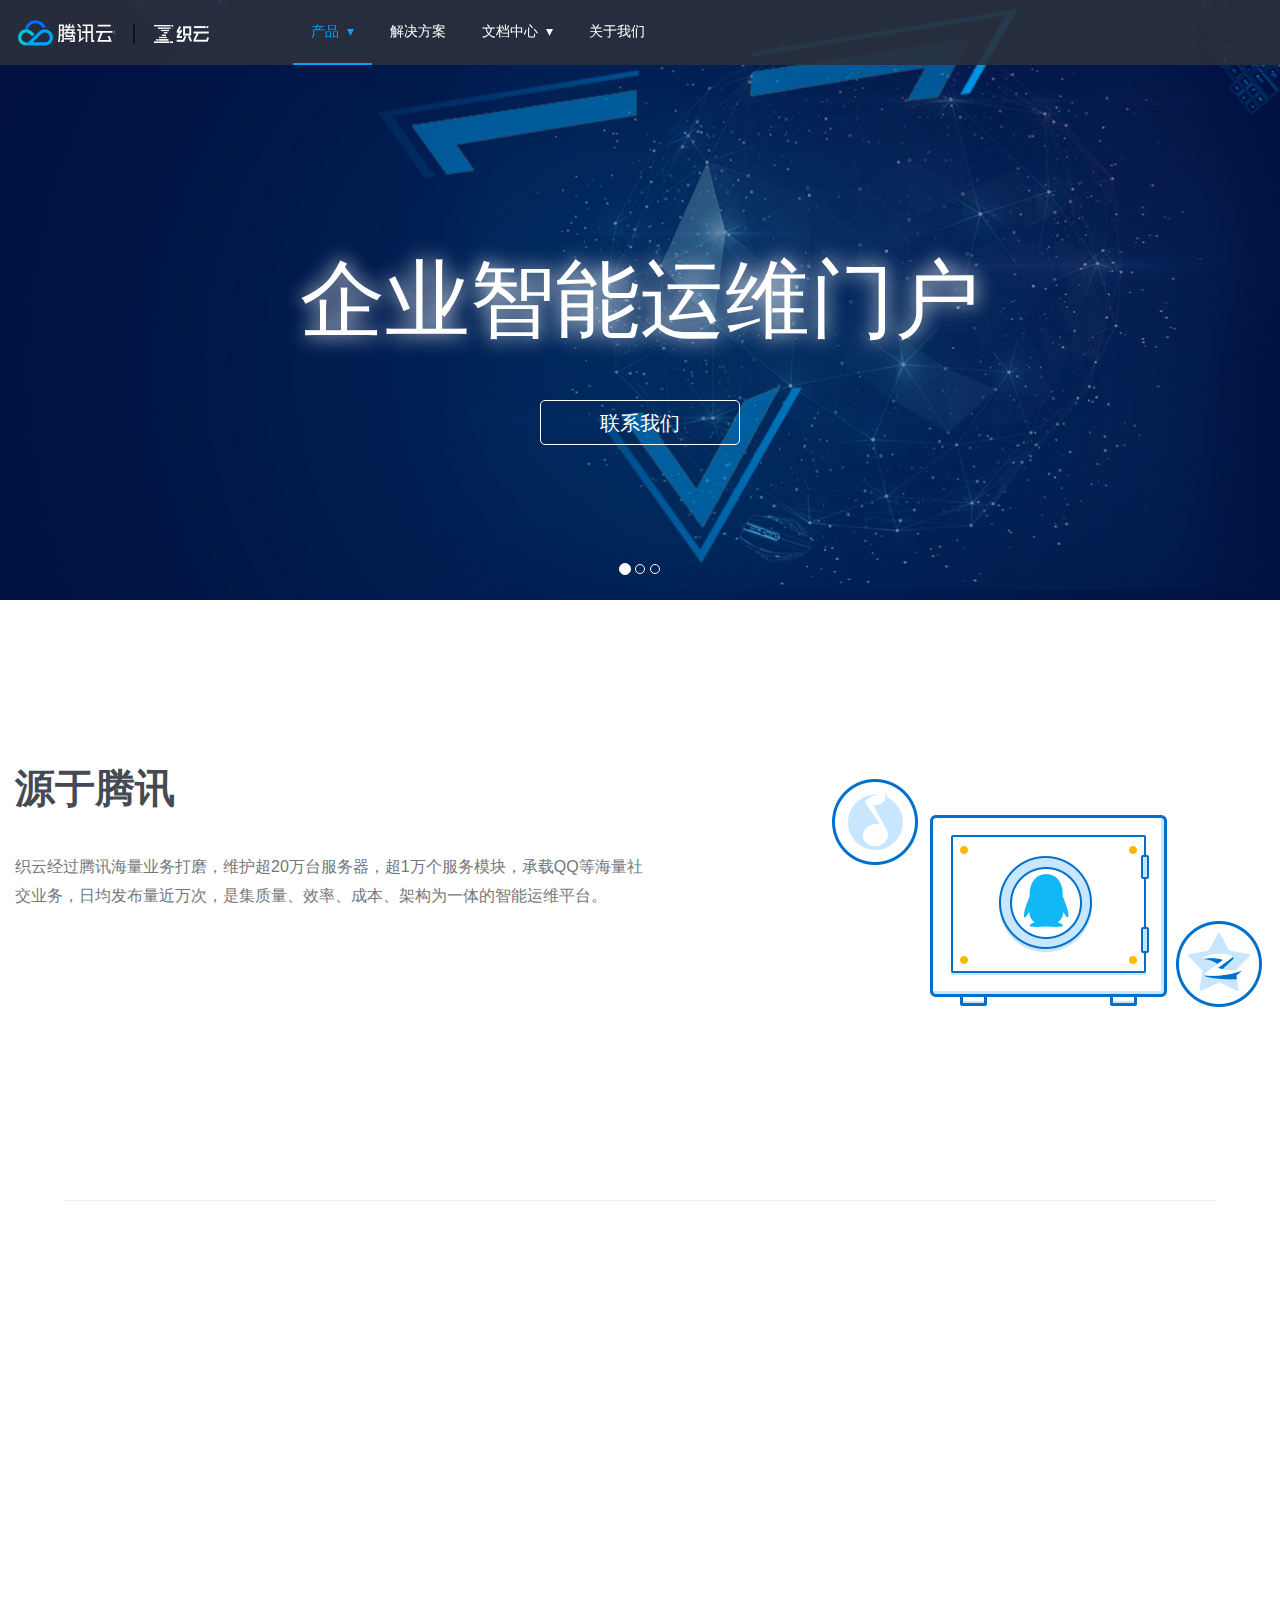
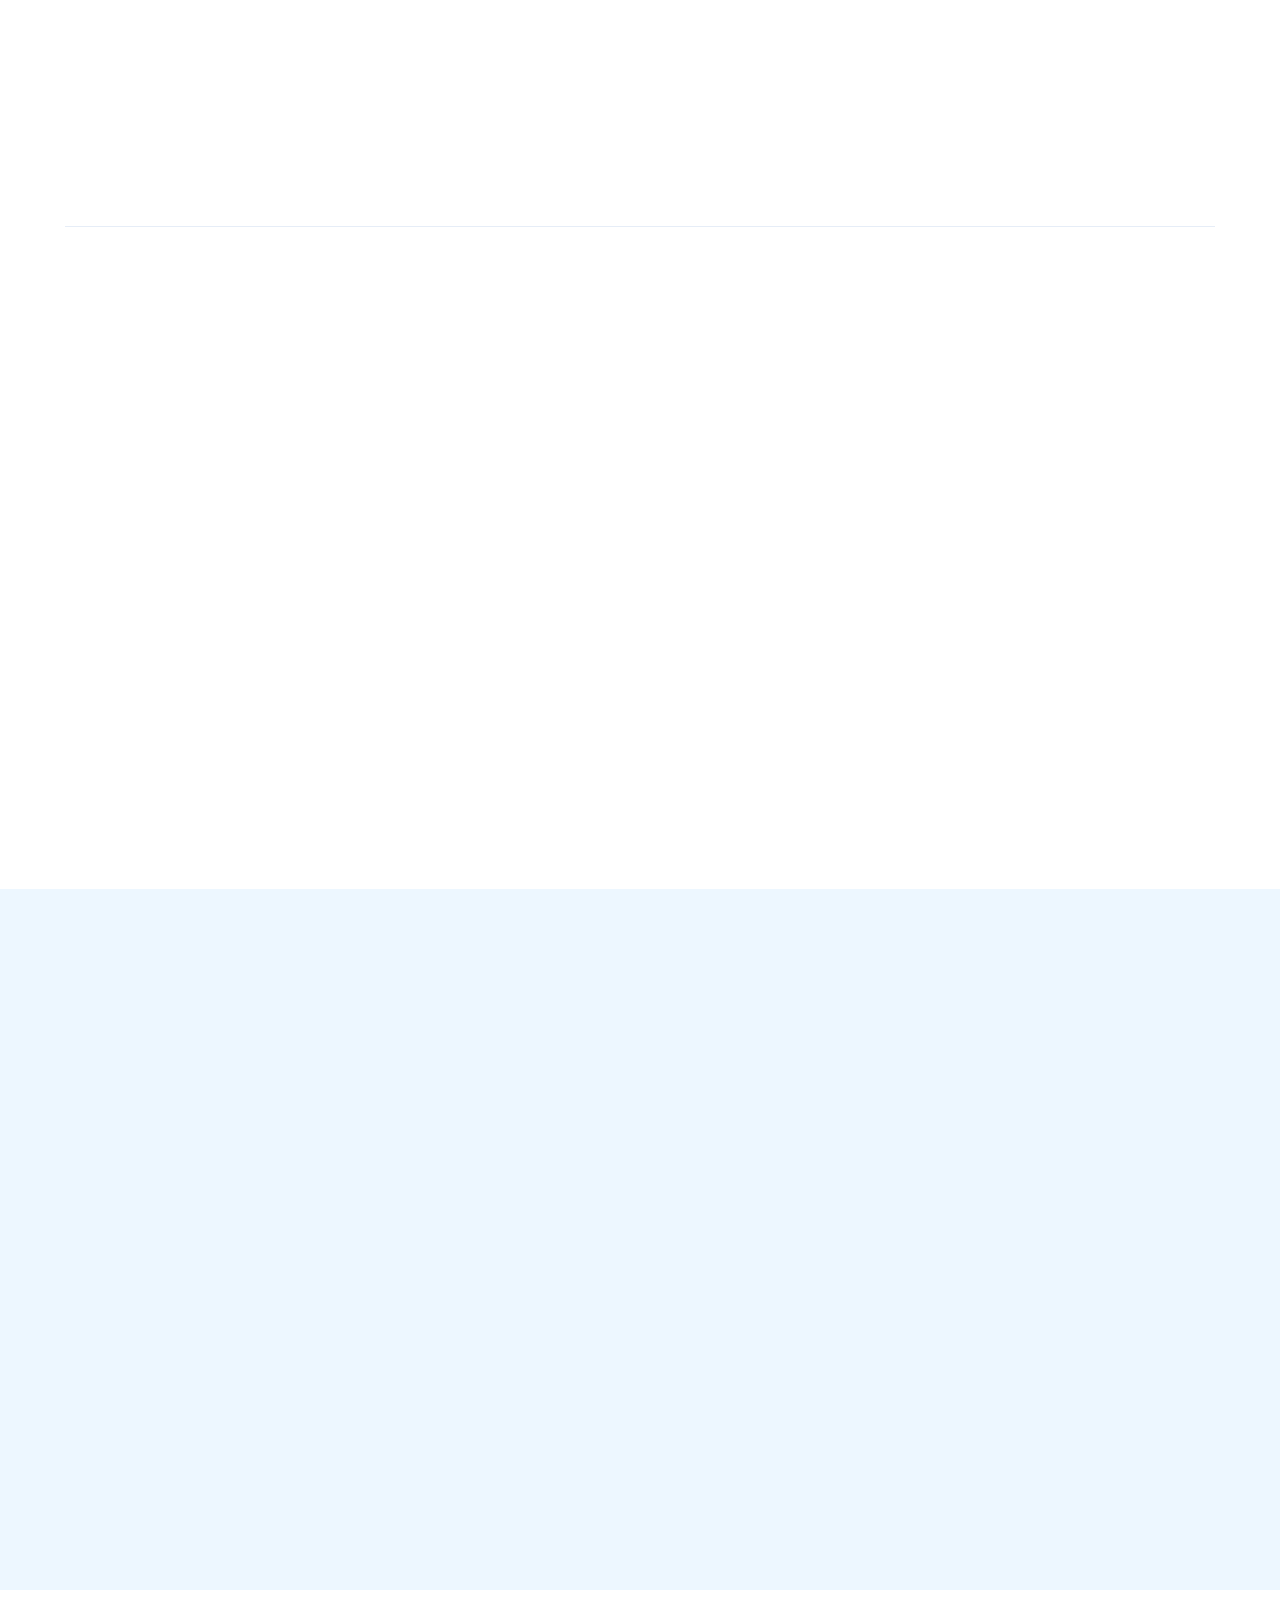
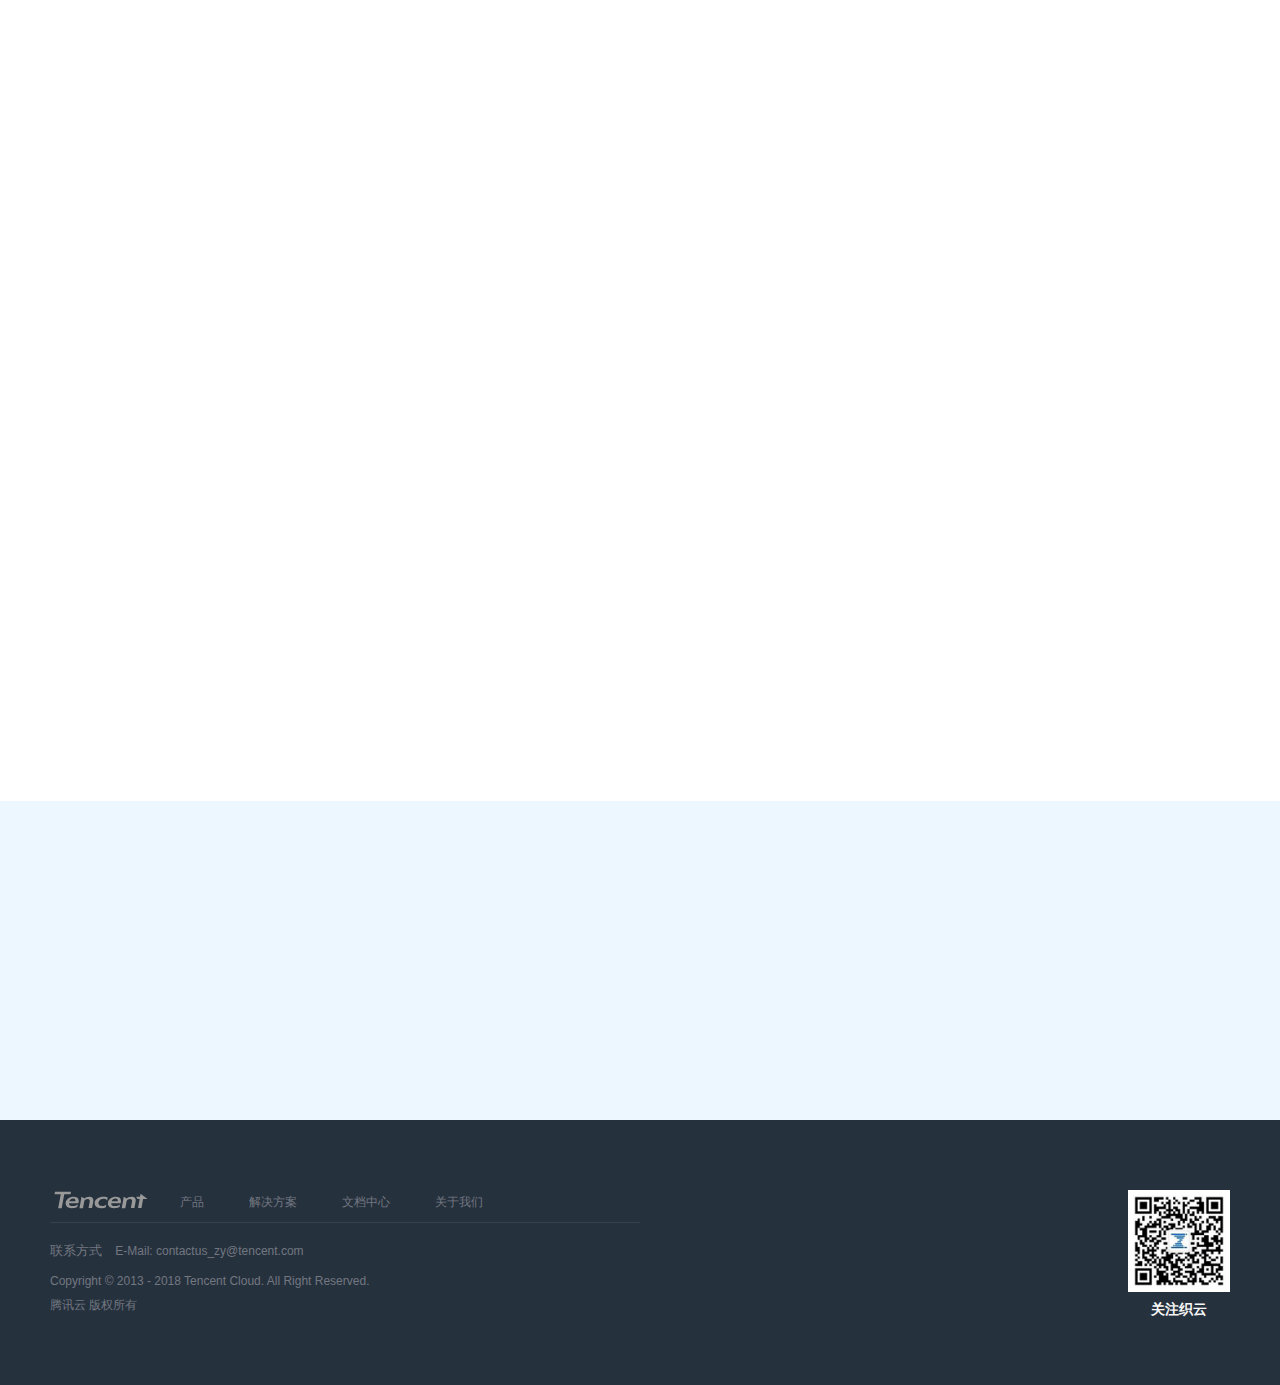
<file: index.html>
<!DOCTYPE html>
<html lang="en">

<head>
    <meta charset="UTF-8">
    <meta name="viewport" content="width=device-width, initial-scale=1, maximum-scale=1, minimum-scale=1, user-scalable=no">
    <meta content="yes" name="apple-mobile-web-app-capable">
    <meta content="yes" name="apple-touch-fullscreen">
    <meta content="telephone=no,email=no" name="format-detection">
    <title>织云</title>
    <meta name="keywords" content="织云,监控,运维,互联网">
    <meta name="description" content="织云,监控,运维,互联网">
    <script>
        (function flexible(window, document) {
            var docEl = document.documentElement;
            var tid;
            var dpr = window.devicePixelRatio || 1;
            docEl.setAttribute("data-dpr", dpr);

            function setRemUnit() {
                var width = docEl.getBoundingClientRect().width;
                if (width > 750) { // 设计稿的宽度是750px
                    docEl.style.fontSize = 100 + 'px';
                }
                else {
                    var rem = width / 7.5;
                    docEl.style.fontSize = rem + 'px';
                }
            }

            setRemUnit();

            window.addEventListener('resize', function () {
                clearTimeout(tid);
                tid = setTimeout(setRemUnit, 200);
            }, false);
            window.addEventListener('pageshow', function (e) {
                if (e.persisted) {
                    clearTimeout(tid);
                    tid = setTimeout(setRemUnit, 200);
                }
            }, false);
        }(window, document));
    </script>
<link rel="shortcut icon" href="/favicon.ico"><link href="/index.50922793.css" rel="stylesheet"></head>

<body>
    <div class="header">
        <div class="wraper">
            <a href="https://cloud.tencent.com/" target="_blank">
                <div class="logo-first"></div>
            </a>

            <div class="gutter"></div>
            <a href="/">
                <div class="logo-second"></div>
            </a>

            <nav>
                <div class="nav-mobile"><a class="nav-toggle" href="javascript:;"><span></span></a></div>
                <ul class="nav-list">
                    <li class="active">
                        <a href="javascript:;">产品</a>
                        <ul class="nav-dropdown">
                            <li class="active">
                                <a href="/index.html">企业版</a>
                            </li>
                            <li>
                                <a href="/indexlite.html">社区版（Lite）</a>
                            </li>
                            <li>
                                <a href="/indexmetis.html">Metis</a>
                            </li>
                        </ul>
                    </li>
                    <li>
                        <a href="/userlist.html">解决方案</a>
                    </li>
                    <li>
                        <a href="javascript:;">文档中心</a>
                        <ul class="nav-dropdown">
                            <li>
                                <a href="https://cloud.tencent.com/document/product/609" target="_blank">企业版</a>
                            </li>
                            <li>
                                <a href="http://bbs.coc.tencent.com/forum.php?mod=forumdisplay&fid=36" target="_blank">社区版（Lite）</a>
                            </li>
                        </ul>
                    </li>
                    <li>
                        <a href="/about.html">关于我们</a>
                    </li>
                </ul>
                <div class="nav-line"></div>
            </nav>
        </div>
    </div>
    <div class="container">
        <div id="carousel-example-generic" class="carousel slide" data-ride="carousel">
            <ol class="carousel-indicators">
                <li data-target="#carousel-example-generic" data-slide-to="0" class="active"></li>
                <li data-target="#carousel-example-generic" data-slide-to="1"></li>
                <li data-target="#carousel-example-generic" data-slide-to="2"></li>
            </ol>
            <div class="carousel-inner" role="listbox">
                <div class="item active">
                    <a href="/index.html">
                        <div class="item-image">
                            <p class="item-title">企业智能运维门户</p>
                            <object><a href="/about.html#contact" class="item-btn">联系我们</a></object>
                        </div>
                    </a>
                </div>
                <div class="item">
                    <a href="/indexlite.html">
                        <div class="item-image">
                            <div class="item-title">
                                <p>织云Lite全新发布</p>
                                <p class="title-note">极&nbsp;&nbsp;致&nbsp;&nbsp;简&nbsp;&nbsp;约，&nbsp;&nbsp;让&nbsp;&nbsp;运&nbsp;&nbsp;维&nbsp;&nbsp;变&nbsp;&nbsp;得&nbsp;&nbsp;简&nbsp;&nbsp;单</p>
                                </p>
                                <object><a href="http://bbs.coc.tencent.com/forum.php?mod=viewthread&tid=50" target="_bank" class="item-btn">立即下载</a></object>
                            </div>
                        </div>
                    </a>
                </div>
                <div class="item">
                    <a href="/indexmetis.html">
                        <div class="item-image image2">
                            <div class="item-title">
                                <p>Metis全新发布</p>
                                <p class="title-note">织云AIOps体系,智能运维应用实践</p>
                                </p>
                                <object><a href="https://wj.qq.com/s/2024612/b6d1" target="_bank" class="item-btn">联系体验</a></object>
                            </div>
                        </div>
                    </a>
                </div>
                <a class="left carousel-control" href="#carousel-example-generic" role="button" data-slide="prev">
                    <span class="glyphicon glyphicon-chevron-left" aria-hidden="true">‹</span>
                </a>
                <a class="right carousel-control" href="#carousel-example-generic" role="button" data-slide="next">
                    <span class="glyphicon glyphicon-chevron-right" aria-hidden="true">›</span>
                </a>
            </div>
        </div>
        <div class="list-tp">
            <div class="max-width-pc">
                <div class="list-tp-item">
                    <div class="item-image fade-animate-x-left"></div>
                    <div class="item-title fade-animate-x-right">源于腾讯</div>
                    <div class="item-text fade-animate-x-right">
                        织云经过腾讯海量业务打磨，维护超20万台服务器，超1万个服务模块，承载QQ等海量社交业务，日均发布量近万次，是集质量、效率、成本、架构为一体的智能运维平台。
                    </div>
                    <ul class="describe-list fade-animate-x-right">
                        <li>
                            <p>
                                <span class="number">10</span>
                                <span class="describe">年</span>
                            </p>

                            <p class="instructions">运维技术积淀</p>

                            <div class="gutter"></div>
                        </li>
                        <li>
                            <p>
                                <span class="number">20W</span>
                                <span class="describe big">+</span>
                            </p>

                            <p class="instructions">维护节点数</p>

                            <div class="gutter"></div>
                        </li>
                        <li>
                            <p>
                                <span class="number">10000</span>
                                <span class="describe big">+</span>
                            </p>

                            <p class="instructions">承载服务量</p>
                        </li>
                    </ul>
                </div>
                <div class="list-tp-item">
                    <div class="item-image image2 fade-animate-x-right"></div>
                    <div class="item-title fade-animate-x-left">开箱即用</div>
                    <div class="item-text fade-animate-x-left">
                        织云CMDB支持多种数据模型，应用非标准规范的实现，无缝对接DevOps能力。同时，织云具有灵活的工具编排，丰富的API接口，且支持多云管理与独立交付，助力企业轻松快速搭建一体化运维平台。
                    </div>
                    <ul class="describe-list fade-animate-x-left">
                        <li>
                            <p>
                                <span class="number">高效</span>
                            </p>

                            <p class="instructions">自动化运维</p>

                            <div class="gutter"></div>
                        </li>
                        <li>
                            <p>
                                <span class="number">质量</span>
                            </p>

                            <p class="instructions">立体化监控</p>

                            <div class="gutter"></div>
                        </li>
                        <li>
                            <p>
                                <span class="number">智能</span>
                            </p>

                            <p class="instructions">大数据与AI</p>
                        </li>
                    </ul>
                </div>
                <div class="list-tp-item">
                    <div class="item-image image3 fade-animate-x-left"></div>
                    <div class="item-title fade-animate-x-right">经验传承</div>
                    <div class="item-text fade-animate-x-right">
                        织云顾问团队源自腾讯内部资深开发、运维专家，为企业客户提供运维与DevOps领域的方案咨询、技术培训及发展规划，与您共享腾讯最尖端的运维技术。
                    </div>
                    <ul class="describe-list fade-animate-x-right">
                        <li>
                            <p>
                                <span class="number">专业</span>
                            </p>

                            <p class="instructions">企业定制</p>

                            <div class="gutter"></div>
                        </li>
                        <li>
                            <p>
                                <span class="number">持续</span>
                            </p>

                            <p class="instructions">赋能客户</p>

                            <div class="gutter"></div>
                        </li>
                        <li>
                            <p>
                                <span class="number">可靠</span>
                            </p>

                            <p class="instructions">7x24服务</p>
                        </li>
                    </ul>
                </div>
            </div>
        </div>
        <div class="big-title fade-animate-y">核心能力</div>
        <div class="list-tp1 fade-animate-y">
            <div class="max-width-pc">
                <div class="list-tp1-item">
                    <div class="item-image-background"></div>
                    <div class="item-image"></div>
                    <div class="item-line"></div>
                    <div class="item-title">一体化平台</div>
                    <div class="item-text">
                        提供混合云架构、多云架构、多IDC架构资源统一CMDB管理，三层业务管理模型实现从业务到功能的分层权限管控。
                    </div>
                </div>
                <div class="list-tp1-item">
                    <div class="item-image-background"></div>
                    <div class="item-image image2"></div>
                    <div class="item-line"></div>
                    <div class="item-title">自动化运维</div>
                    <div class="item-text">
                        使用CDN/P2P技术实现批量发布和整机扩容，配合场景化工具、批量操作工具可支持海量业务运维。
                    </div>
                </div>
                <div class="list-tp1-item">
                    <div class="item-image-background"></div>
                    <div class="item-image image3"></div>
                    <div class="item-line"></div>
                    <div class="item-title">立体化监控</div>
                    <div class="item-text">
                        包含设备性能、服务健康、业务容量、用户舆情的产品服务全过程监控体系，并共享腾讯SNG 内130W+特性样本训练出的AI模型，实现智能监控。
                    </div>
                </div>
                <div class="list-tp1-item">
                    <div class="item-image-background"></div>
                    <div class="item-image image4"></div>

                    <div class="item-line"></div>
                    <div class="item-title">个性定制 （开放融合）</div>
                    <div class="item-text">
                        织云开放API实现与第三方软件/系统对接，满足企业定制化需求。
                    </div>
                </div>
            </div>
        </div>
        <div class="accordion">
            <div class="max-width-pc">
                <div class="accordion-title fade-animate-y">应用场景</div>
                <ul class="fade-animate-y">
                    <li class="accordion-item active">
                        <a>业务规划与发布</a>

                        <div class="item-content">
                            <div class="content-text">
                                <p>对于用户在业务规划与发布方面的需求，我们提供了 <strong>标准化运维</strong> 的解决方案。</p>
                                <p>织云精简运维对象，抽象出业务、文件包、配置和脚本 四类对象。</p>
                                <p>为变更提供了完善的版本管理、发布管理和一致性管理的功能。</p>
                                <p>相关功能：<strong>CMDB、文件发布</strong></p>
                            </div>
                            <div class="accordion-item-image">
                                <div class="scene1"></div>
                            </div>
                        </div>
                    </li>
                    <li class="accordion-item">
                        <a>扩容部署</a>

                        <div class="item-content">
                            <div class="content-text">
                                <p>对于用户在扩容部署方面的需求，我们提供了 <strong>自动化运维</strong> 的解决方案。</p>
                                <p>面向角色和面向场景的运维能力编排。</p>
                                <p>将高频的扩容、缩容、踢出负载均衡、加入负载均衡等流程封装为管道，一键启动，自动执行。</p>
                                <p>相关功能：<strong>工具市场，业务管理</strong></p>
                            </div>
                            <div class="accordion-item-image">
                                <div class="scene2"></div>
                            </div>
                        </div>
                    </li>
                    <li class="accordion-item">
                        <a>服务用户过程监控</a>

                        <div class="item-content">
                            <div class="content-text">
                                <p>对于用户在服务用户过程监控方面的需求，我们提供了 <strong>立体化监控</strong> 的解决方案。</p>
                                <p>端到端的数据采集、分析、展现，全面的告警能力。</p>
                                <p>包括主机监控、网络监控、中间件监控和业务监控等功能。</p>
                                <p>相关功能：<strong>监控告警</strong></p>
                            </div>
                            <div class="accordion-item-image">
                                <div class="scene3"></div>
                            </div>
                        </div>
                    </li>
                </ul>
                <div class="accordion-tabs-line-default  fade-animate-y"></div>
                <div class="accordion-tabs-line  fade-animate-y"></div>
            </div>
        </div>
        <div class="list-flink fade-animate-y">
            <div class="max-width-pc">
                <div class="flink-title">成功案例</div>
                <ul>
                    <li class="flink-item">
                        <div class="item-image qq"></div>
                    </li>
                    <li class="flink-item">
                        <div class="item-image kongjian"></div>
                    </li>
                    <li class="flink-item">
                        <div class="item-image yinyue"></div>
                    </li>
                    <li class="flink-item">
                        <div class="item-image gonggao"></div>
                    </li>
                    <li class="flink-item">
                        <div class="item-image jingu"></div>
                    </li>
                    <li class="flink-item">
                        <div class="item-image anxin"></div>
                    </li>
                </ul>
            </div>
        </div>
    </div>
    <div class="footer">
        <div class="max-width-pc">
            <ul class="list-link">
                <li class="link-logo">
                    <div></div>
                </li>
                <li class="link-item">
                    <a href="/index.html">
                        <p class="item-text">产品</p>
                    </a>
                </li>
                <li class="link-item">
                    <a href="/userlist.html">
                        <p class="item-text">解决方案</p>
                    </a>
                </li>
                <li class="link-item">
                    <a href="https://cloud.tencent.com/document/product/609" target="_blank">
                        <p class="item-text">文档中心</p>
                    </a>
                </li>
                <li class="link-item">
                    <a href="/about.html">
                        <p class="item-text">关于我们</p>
                    </a>
                </li>
            </ul>
            <div class="qr-code">
                <div class="qr-code-image"></div>
                <p class="qr-code--title">关注织云</p>
            </div>
            <div class="contact">
                <span class="contact-title">联系方式</span>
                <span>E-Mail: contactus_zy@tencent.com</span>
            </div>
            <div class="copyright">
                <p>Copyright © 2013 - 2018 Tencent Cloud. All Right Reserved.</p>
                <p>腾讯云 版权所有</p>
            </div>
        </div>
    </div>
    <script type="text/javascript">
        if ('serviceWorker' in navigator) {
            window.addEventListener('load', function () {
                navigator.serviceWorker.register('/serviceworker.js', { scope: '/' })
                    .then(function (registration) {

                        // 注册成功
                        console.log('ServiceWorker registration successful with scope: ', registration.scope);
                    })
                    .catch(function (err) {

                        // 注册失败:(
                        console.log('ServiceWorker registration failed: ', err);
                    });
            });
        }
    </script>
<script type="text/javascript" src="/ubuild.dll.e83e29bc75b60fbb2e3a.js"></script><script type="text/javascript" src="/index.5bffbfe5.js"></script></body>
</html>
</file>
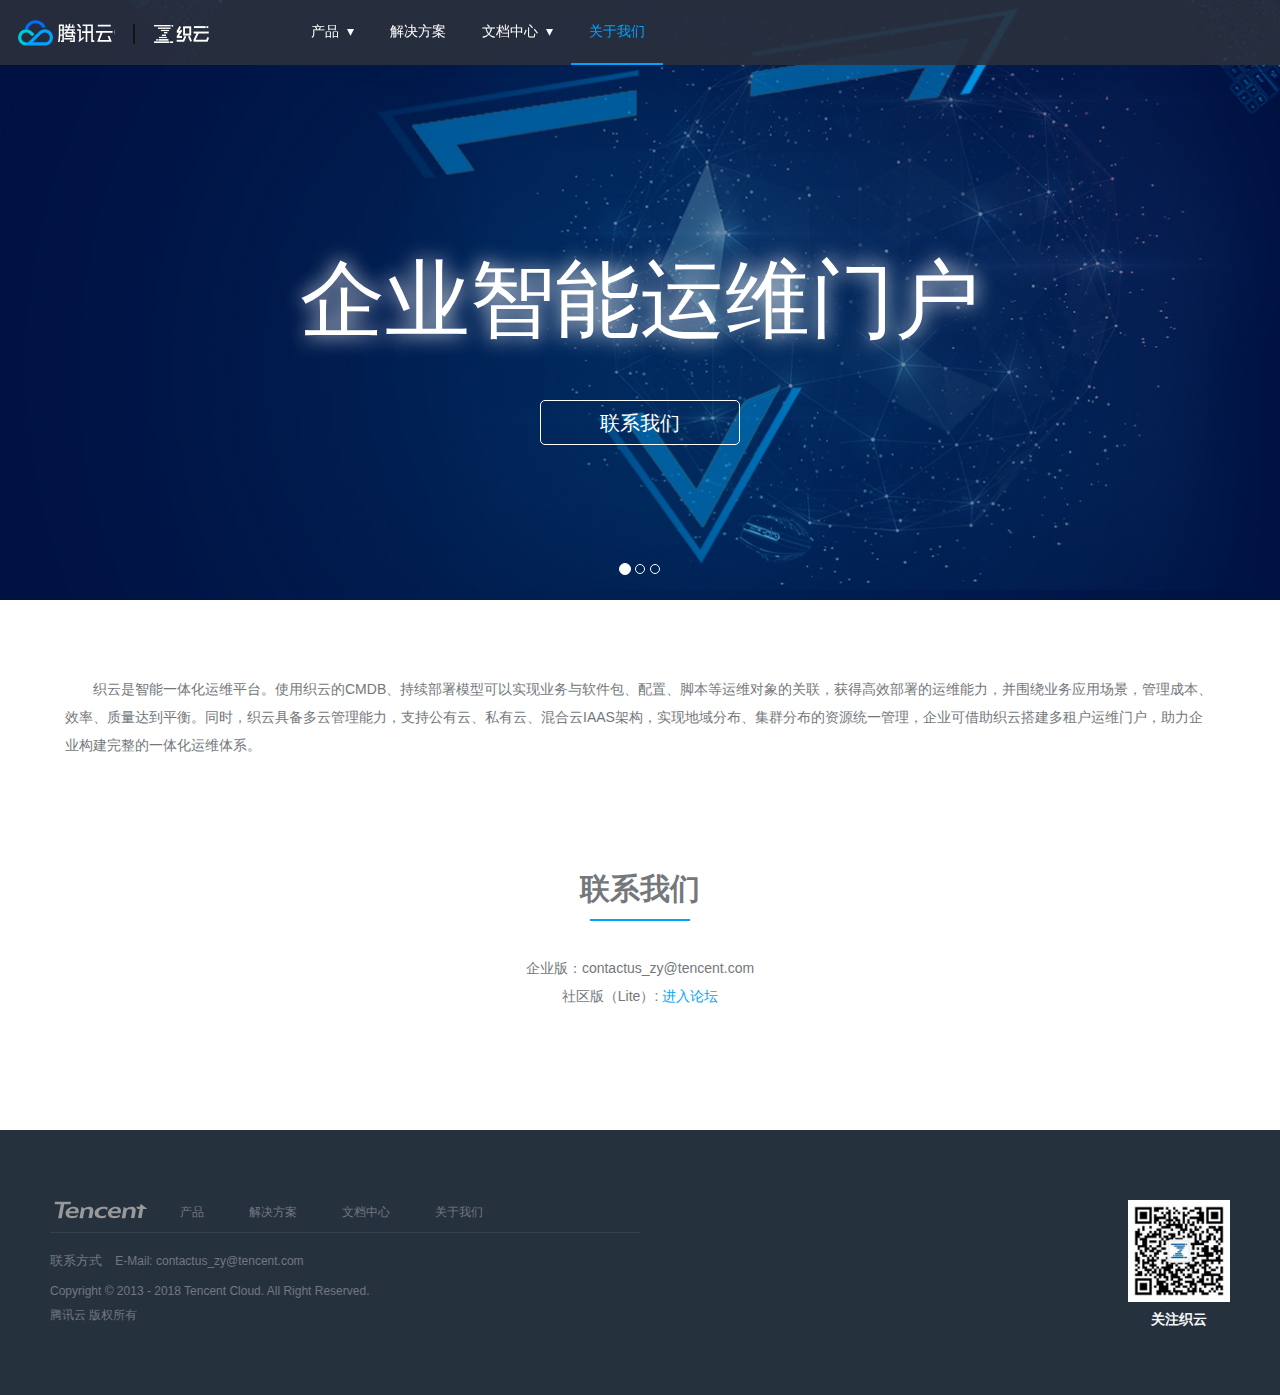
<file: about.html>
<!DOCTYPE html>
<html lang="en">

<head>
    <meta charset="UTF-8">
    <meta name="viewport" content="width=device-width, initial-scale=1, maximum-scale=1, minimum-scale=1, user-scalable=no">
    <meta content="yes" name="apple-mobile-web-app-capable">
    <meta content="yes" name="apple-touch-fullscreen">
    <meta content="telephone=no,email=no" name="format-detection">
    <title>织云</title>
    <meta name="keywords" content="织云,监控,运维,互联网">
    <meta name="description" content="织云,监控,运维,互联网">
    <script>
        (function flexible(window, document) {
            var docEl = document.documentElement;
            var tid;
            var dpr = window.devicePixelRatio || 1;
            docEl.setAttribute("data-dpr", dpr);

            function setRemUnit() {
                var width = docEl.getBoundingClientRect().width;
                if (width > 750) { // 设计稿的宽度是750px
                    docEl.style.fontSize = 100 + 'px';
                }
                else {
                    var rem = width / 7.5;
                    docEl.style.fontSize = rem + 'px';
                }
            }

            setRemUnit();

            window.addEventListener('resize', function () {
                clearTimeout(tid);
                tid = setTimeout(setRemUnit, 200);
            }, false);
            window.addEventListener('pageshow', function (e) {
                if (e.persisted) {
                    clearTimeout(tid);
                    tid = setTimeout(setRemUnit, 200);
                }
            }, false);
        }(window, document));
    </script>
<link rel="shortcut icon" href="/favicon.ico"><link href="/about.099a5593.css" rel="stylesheet"></head>

<body>
    <div class="header">
        <div class="wraper">
            <a href="https://cloud.tencent.com/" target="_blank">
                <div class="logo-first"></div>
            </a>

            <div class="gutter"></div>
            <a href="/">
                <div class="logo-second"></div>
            </a>

            <nav>
                <div class="nav-mobile"><a class="nav-toggle" href="javascript:;"><span></span></a></div>
                <ul class="nav-list">
                    <li>
                        <a href="javascript:;">产品</a>
                        <ul class="nav-dropdown">
                            <li>
                                <a href="/index.html">企业版</a>
                            </li>
                            <li>
                                <a href="/indexlite.html">社区版（Lite）</a>
                            </li>
                            <li>
                                <a href="/indexmetis.html">Metis</a>
                            </li>
                        </ul>
                    </li>
                    <li>
                        <a href="/userlist.html">解决方案</a>
                    </li>
                    <li>
                        <a href="javascript:;">文档中心</a>
                        <ul class="nav-dropdown">
                            <li>
                                <a href="https://cloud.tencent.com/document/product/609" target="_blank">企业版</a>
                            </li>
                            <li>
                                <a href="http://bbs.coc.tencent.com/forum.php?mod=forumdisplay&fid=36" target="_blank">社区版（Lite）</a>
                            </li>
                        </ul>
                    </li>
                    <li class="active">
                        <a href="/about.html">关于我们</a>
                    </li>
                </ul>
                <div class="nav-line"></div>
            </nav>
        </div>
    </div>
    <div class="container">
        <div id="carousel-example-generic" class="carousel slide" data-ride="carousel">
            <ol class="carousel-indicators">
                <li data-target="#carousel-example-generic" data-slide-to="0" class="active"></li>
                <li data-target="#carousel-example-generic" data-slide-to="1"></li>
                <li data-target="#carousel-example-generic" data-slide-to="2"></li>
            </ol>
            <div class="carousel-inner" role="listbox">
                <div class="item active">
                    <a href="/index.html">
                        <div class="item-image">
                            <p class="item-title">企业智能运维门户</p>
                            <object><a href="/about.html#contact" class="item-btn">联系我们</a></object>
                        </div>
                    </a>
                </div>
                <div class="item">
                    <a href="/indexlite.html">
                        <div class="item-image">
                            <div class="item-title">
                                <p>织云Lite全新发布</p>
                                <p class="title-note">极&nbsp;&nbsp;致&nbsp;&nbsp;简&nbsp;&nbsp;约，&nbsp;&nbsp;让&nbsp;&nbsp;运&nbsp;&nbsp;维&nbsp;&nbsp;变&nbsp;&nbsp;得&nbsp;&nbsp;简&nbsp;&nbsp;单</p>
                                </p>
                                <object><a href="http://bbs.coc.tencent.com/forum.php?mod=viewthread&tid=50" target="_bank" class="item-btn">立即下载</a></object>
                            </div>
                        </div>
                    </a>
                </div>
                <div class="item">
                    <a href="/indexmetis.html">
                        <div class="item-image image2">
                            <div class="item-title">
                                <p>Metis全新发布</p>
                                <p class="title-note">织云AIOps体系,智能运维应用实践</p>
                                </p>
                                <object><a href="https://wj.qq.com/s/2024612/b6d1" target="_bank" class="item-btn">联系体验</a></object>
                            </div>
                        </div>
                    </a>
                </div>
                <a class="left carousel-control" href="#carousel-example-generic" role="button" data-slide="prev">
                    <span class="glyphicon glyphicon-chevron-left" aria-hidden="true">‹</span>
                </a>
                <a class="right carousel-control" href="#carousel-example-generic" role="button" data-slide="next">
                    <span class="glyphicon glyphicon-chevron-right" aria-hidden="true">›</span>
                </a>
            </div>
        </div>
        <div class="content">
            <div class="max-width-pc">
                <p class="content-text">
                    织云是智能一体化运维平台。使用织云的CMDB、持续部署模型可以实现业务与软件包、配置、脚本等运维对象的关联，获得高效部署的运维能力，并围绕业务应用场景，管理成本、效率、质量达到平衡。同时，织云具备多云管理能力，支持公有云、私有云、混合云IAAS架构，实现地域分布、集群分布的资源统一管理，企业可借助织云搭建多租户运维门户，助力企业构建完整的一体化运维体系。
                </p>
                <div class="contact">
                    <a href="javascript:;" id="contact">
                        <p class="contact-title">联系我们</p>
                    </a>
                    <p class="contact-line"></p>
                    <div class="contact-info">
                        <p>企业版：contactus_zy@tencent.com</p>
                        <p>社区版（Lite）: <a href="http://bbs.coc.tencent.com" target="_bank">进入论坛</a></p>
                    </div>
                </div>
            </div>
        </div>
    </div>
    <div class="footer">
        <div class="max-width-pc">
            <ul class="list-link">
                <li class="link-logo">
                    <div></div>
                </li>
                <li class="link-item">
                    <a href="/">
                        <p class="item-text">产品</p>
                    </a>
                </li>
                <li class="link-item">
                    <a href="/userlist.html">
                        <p class="item-text">解决方案</p>
                    </a>
                </li>
                <li class="link-item">
                    <a href="https://cloud.tencent.com/document/product/609" target="_blank">
                        <p class="item-text">文档中心</p>
                    </a>
                </li>
                <li class="link-item">
                    <a href="/about.html">
                        <p class="item-text">关于我们</p>
                    </a>
                </li>
            </ul>
            <div class="qr-code">
                <div class="qr-code-image"></div>
                <p class="qr-code--title">关注织云</p>
            </div>
            <div class="contact">
                <span class="contact-title">联系方式</span>
                <span>E-Mail: contactus_zy@tencent.com</span>
            </div>
            <div class="copyright">
                <p>Copyright © 2013 - 2018 Tencent Cloud. All Right Reserved.</p>
                <p>腾讯云 版权所有</p>
            </div>
        </div>
    </div>
<script type="text/javascript" src="/ubuild.dll.e83e29bc75b60fbb2e3a.js"></script><script type="text/javascript" src="/about.4fd72eac.js"></script></body>

</html>
</file>
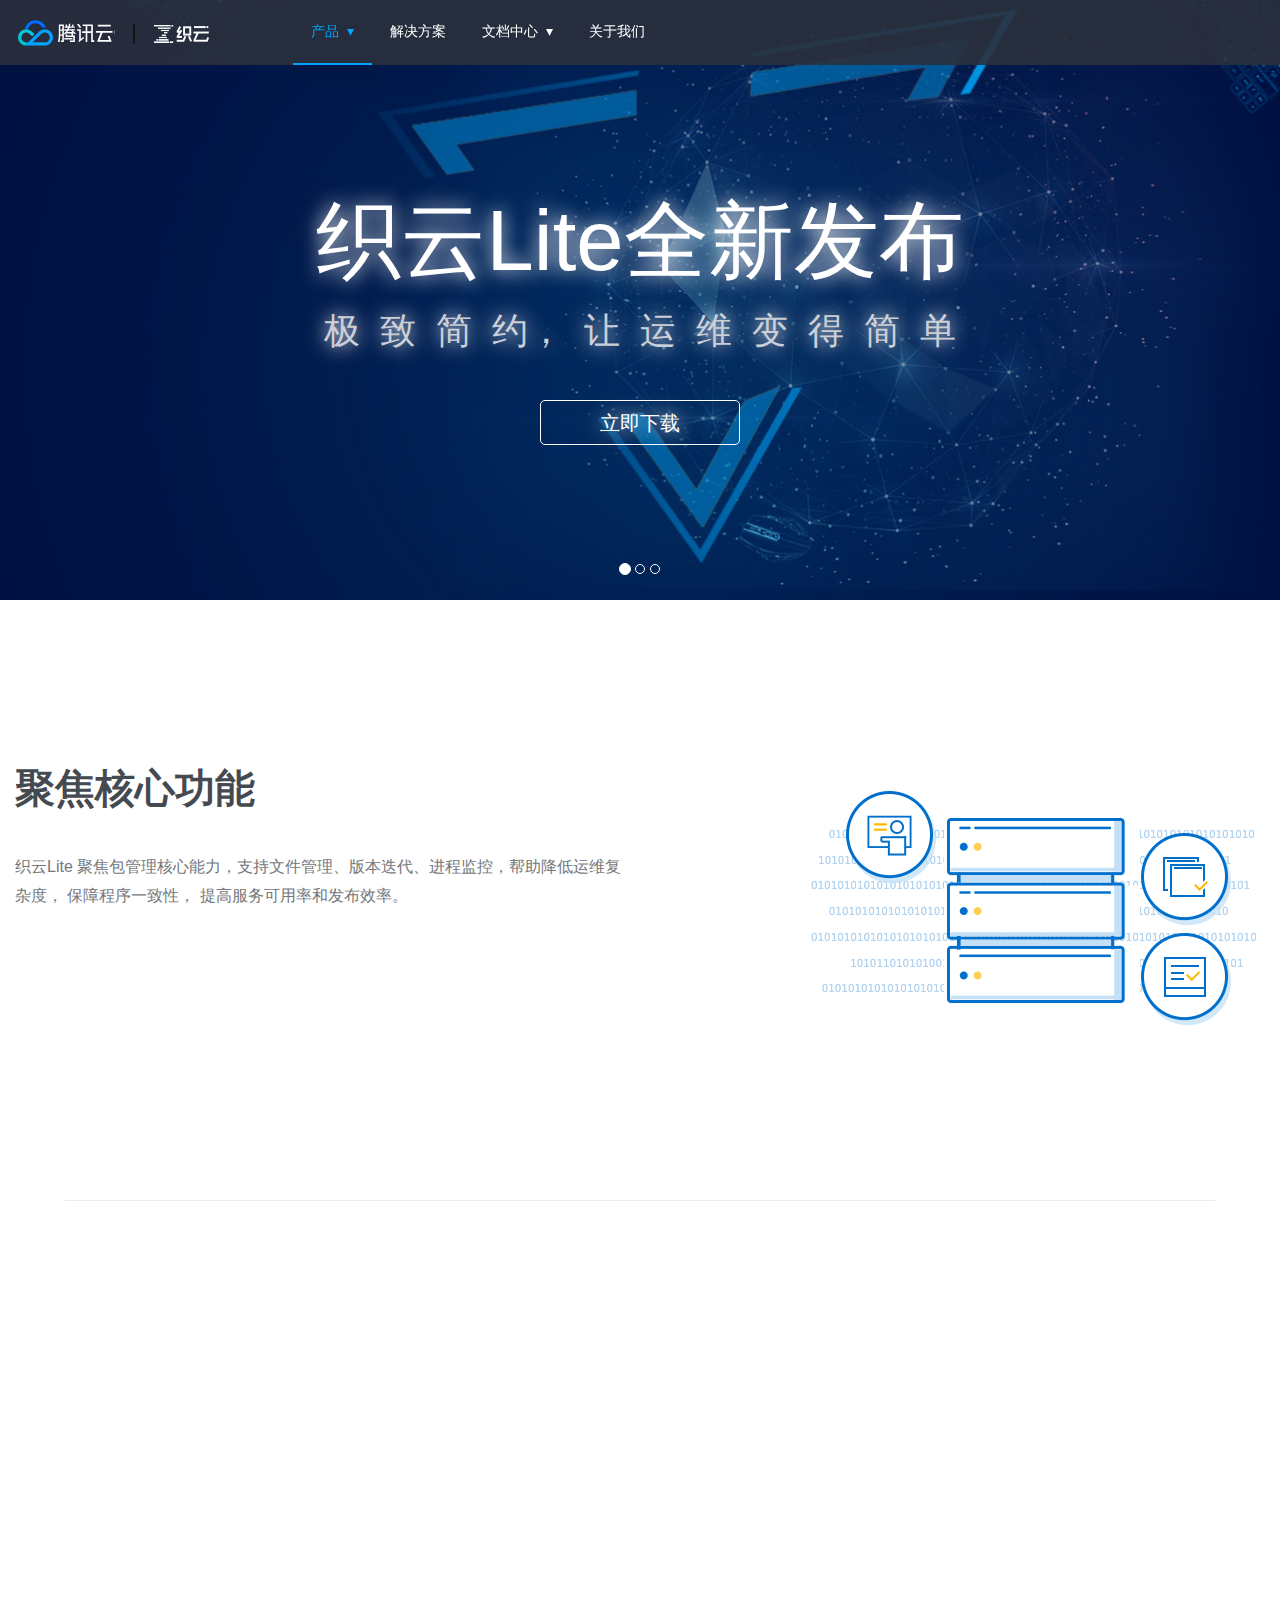
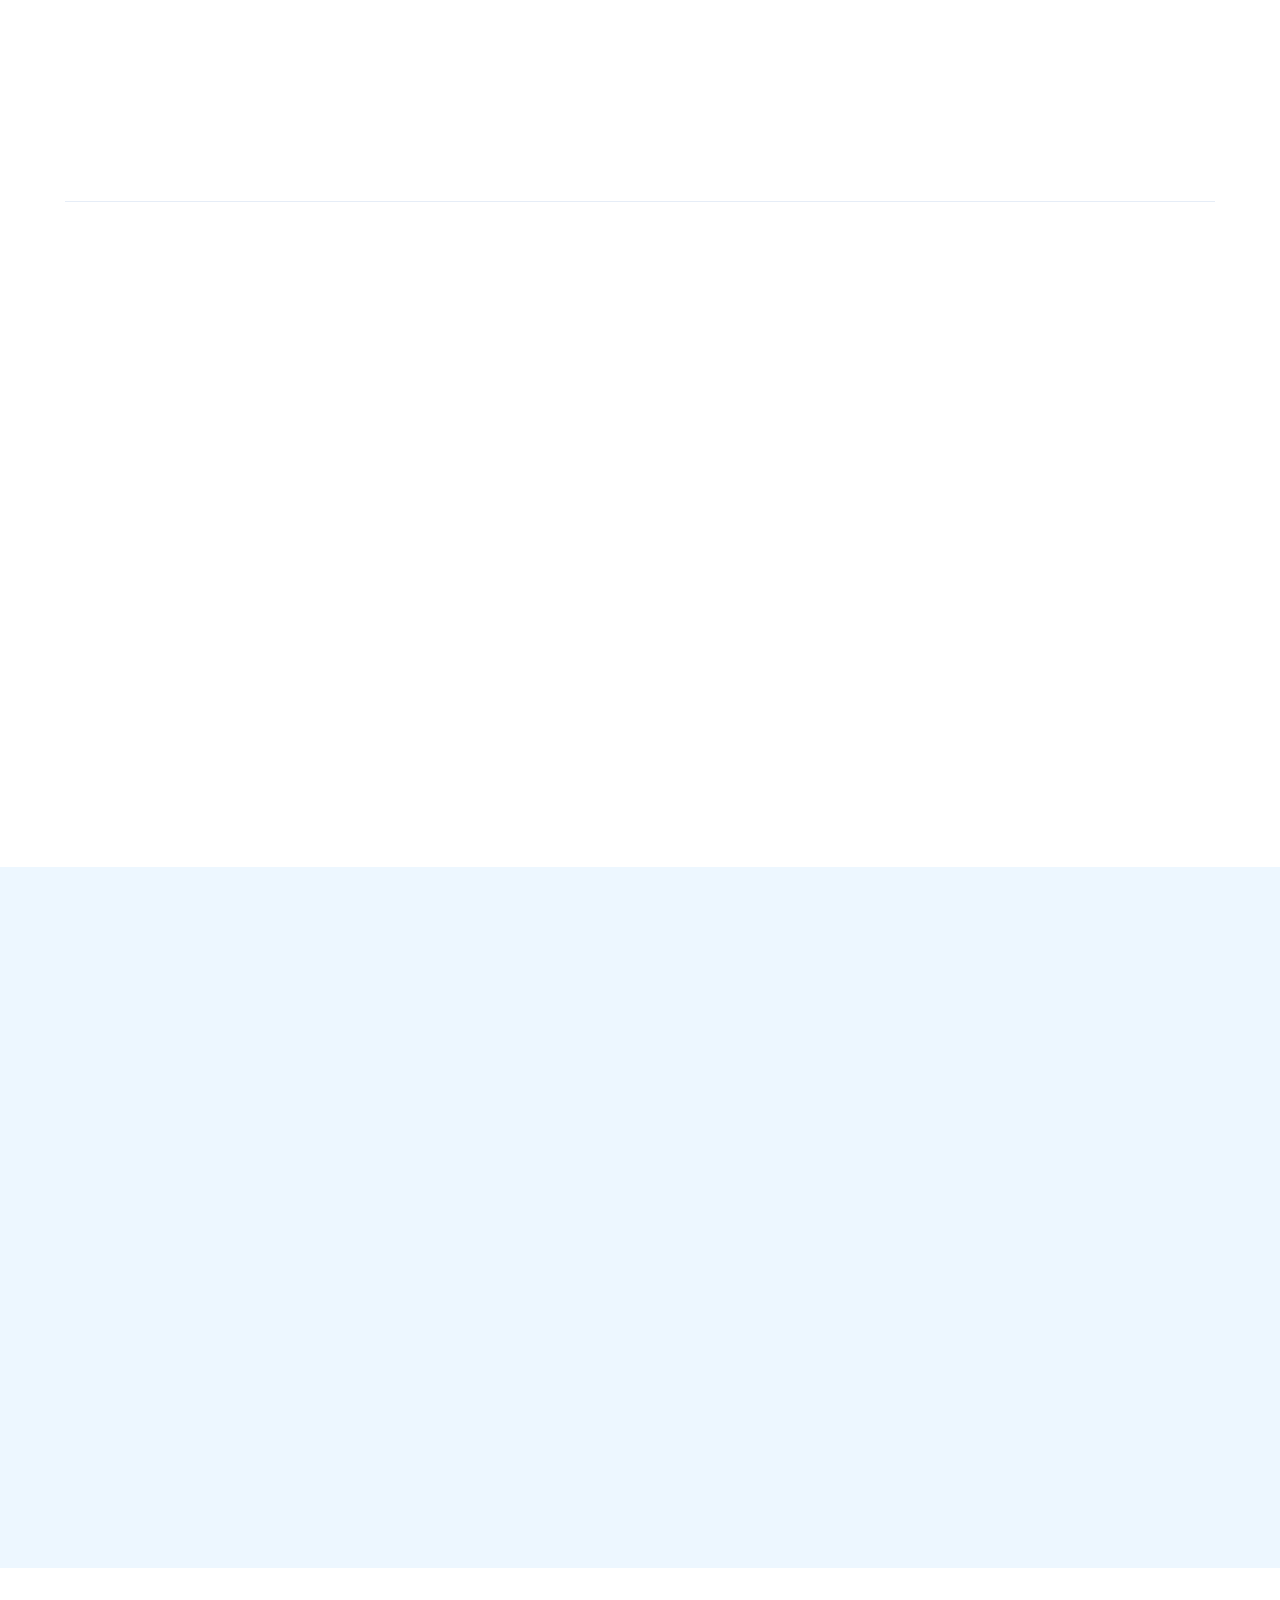
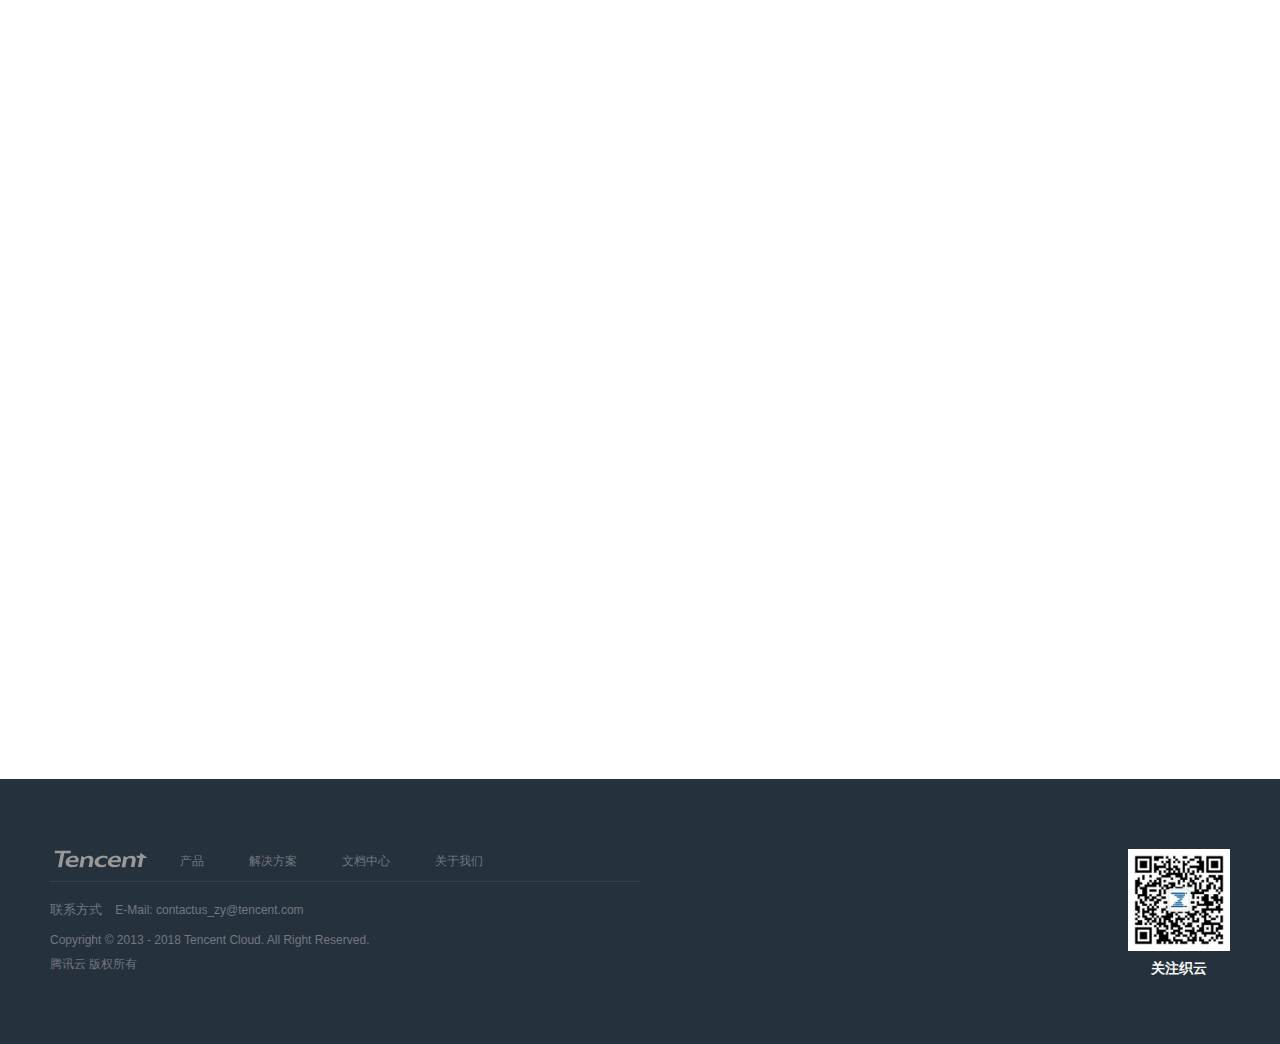
<file: indexlite.html>
<!DOCTYPE html>
<html lang="en">

<head>
    <meta charset="UTF-8">
    <meta name="viewport" content="width=device-width, initial-scale=1, maximum-scale=1, minimum-scale=1, user-scalable=no">
    <meta content="yes" name="apple-mobile-web-app-capable">
    <meta content="yes" name="apple-touch-fullscreen">
    <meta content="telephone=no,email=no" name="format-detection">
    <title>织云</title>
    <meta name="keywords" content="织云,监控,运维,互联网">
    <meta name="description" content="织云,监控,运维,互联网">
    <script>
        (function flexible(window, document) {
            var docEl = document.documentElement;
            var tid;
            var dpr = window.devicePixelRatio || 1;
            docEl.setAttribute("data-dpr", dpr);

            function setRemUnit() {
                var width = docEl.getBoundingClientRect().width;
                if (width > 750) { // 设计稿的宽度是750px
                    docEl.style.fontSize = 100 + 'px';
                }
                else {
                    var rem = width / 7.5;
                    docEl.style.fontSize = rem + 'px';
                }
            }

            setRemUnit();

            window.addEventListener('resize', function () {
                clearTimeout(tid);
                tid = setTimeout(setRemUnit, 200);
            }, false);
            window.addEventListener('pageshow', function (e) {
                if (e.persisted) {
                    clearTimeout(tid);
                    tid = setTimeout(setRemUnit, 200);
                }
            }, false);
        }(window, document));
    </script>
<link rel="shortcut icon" href="/favicon.ico"><link href="/indexlite.f9c33f29.css" rel="stylesheet"></head>

<body>
    <div class="header">
        <div class="wraper">
            <a href="https://cloud.tencent.com/" target="_blank">
                <div class="logo-first"></div>
            </a>

            <div class="gutter"></div>
            <a href="/">
                <div class="logo-second"></div>
            </a>

            <nav>
                <div class="nav-mobile"><a class="nav-toggle" href="javascript:;"><span></span></a></div>
                <ul class="nav-list">
                    <li class="active">
                        <a href="javascript:;">产品</a>
                        <ul class="nav-dropdown">
                            <li>
                                <a href="/index.html">企业版</a>
                            </li>
                            <li class="active">
                                <a href="/indexlite.html">社区版（Lite）</a>
                            </li>
                            <li>
                                <a href="/indexmetis.html">Metis</a>
                            </li>
                        </ul>
                    </li>
                    <li>
                        <a href="/userlist.html">解决方案</a>
                    </li>
                    <li>
                        <a href="javascript:;">文档中心</a>
                        <ul class="nav-dropdown">
                            <li>
                                <a href="https://cloud.tencent.com/document/product/609" target="_blank">企业版</a>
                            </li>
                            <li>
                                <a href="http://bbs.coc.tencent.com/forum.php?mod=forumdisplay&fid=36" target="_blank">社区版（Lite）</a>
                            </li>
                        </ul>
                    </li>
                    <li>
                        <a href="/about.html">关于我们</a>
                    </li>
                </ul>
                <div class="nav-line"></div>
            </nav>
        </div>
    </div>
    <div class="container">
        <div id="carousel-example-generic" class="carousel slide" data-ride="carousel">
            <ol class="carousel-indicators">
                <li data-target="#carousel-example-generic" data-slide-to="0" class="active"></li>
                <li data-target="#carousel-example-generic" data-slide-to="1"></li>
                <li data-target="#carousel-example-generic" data-slide-to="2"></li>
            </ol>
            <div class="carousel-inner" role="listbox">
                <div class="item active">
                    <a href="/indexlite.html">
                        <div class="item-image">
                            <div class="item-title">
                                <p>织云Lite全新发布</p>
                                <p class="title-note">极&nbsp;&nbsp;致&nbsp;&nbsp;简&nbsp;&nbsp;约，&nbsp;&nbsp;让&nbsp;&nbsp;运&nbsp;&nbsp;维&nbsp;&nbsp;变&nbsp;&nbsp;得&nbsp;&nbsp;简&nbsp;&nbsp;单</p>
                                </p>
                                <object><a href="http://bbs.coc.tencent.com/forum.php?mod=viewthread&tid=50" target="_bank" class="item-btn">立即下载</a></object>
                            </div>
                        </div>
                    </a>
                </div>
                <div class="item">
                    <a href="/indexmetis.html">
                        <div class="item-image image2">
                            <div class="item-title">
                                <p>Metis全新发布</p>
                                <p class="title-note">织云AIOps体系,智能运维应用实践</p>
                                </p>
                                <object><a href="https://wj.qq.com/s/2024612/b6d1" target="_bank" class="item-btn">联系体验</a></object>
                            </div>
                        </div>
                    </a>
                </div>
                <div class="item">
                    <a href="/index.html">
                        <div class="item-image">
                            <p class="item-title">企业智能运维门户</p>
                            <object><a href="/about.html#contact" class="item-btn">联系我们</a></object>
                        </div>
                    </a>
                </div>
                <a class="left carousel-control" href="#carousel-example-generic" role="button" data-slide="prev">
                    <span class="glyphicon glyphicon-chevron-left" aria-hidden="true">‹</span>
                </a>
                <a class="right carousel-control" href="#carousel-example-generic" role="button" data-slide="next">
                    <span class="glyphicon glyphicon-chevron-right" aria-hidden="true">›</span>
                </a>
            </div>
        </div>
        <div class="list-tp">
            <div class="max-width-pc">
                <div class="list-tp-item">
                    <div class="item-image fade-animate-x-left"></div>
                    <div class="item-title fade-animate-x-right">聚焦核心功能</div>
                    <div class="item-text fade-animate-x-right">
                        织云Lite 聚焦包管理核心能力，支持文件管理、版本迭代、进程监控，帮助降低运维复杂度， 保障程序一致性， 提高服务可用率和发布效率。
                    </div>
                    <ul class="describe-list fade-animate-x-right">
                        <li>
                            <p>
                                <span class="number">核心</span>
                            </p>

                            <div class="gutter"></div>
                        </li>
                        <li>
                            <p>
                                <span class="number">高效</span>
                            </p>

                            <div class="gutter"></div>
                        </li>
                        <li>
                            <p>
                                <span class="number">一致</span>
                            </p>
                        </li>
                    </ul>
                </div>
                <div class="list-tp-item">
                    <div class="item-image image2 fade-animate-x-right"></div>
                    <div class="item-title fade-animate-x-left">轻量发布体验</div>
                    <div class="item-text fade-animate-x-left">
                        采用Git存储以及原生的Diff功能，通过对版本间差异文件的增量替换，实现版本升级、降级。操作可靠、响应迅速。
                    </div>
                    <ul class="describe-list fade-animate-x-left">
                        <li>
                            <p>
                                <span class="number">轻量</span>
                            </p>

                            <div class="gutter"></div>
                        </li>
                        <li>
                            <p>
                                <span class="number">可靠</span>
                            </p>

                            <div class="gutter"></div>
                        </li>
                        <li>
                            <p>
                                <span class="number">迅速</span>
                            </p>

                        </li>
                    </ul>
                </div>
                <div class="list-tp-item">
                    <div class="item-image image3 fade-animate-x-left"></div>
                    <div class="item-title fade-animate-x-right">开箱即用,低接入门槛</div>
                    <div class="item-text fade-animate-x-right">
                        单机一键部署 （512MB内存， 2G磁盘） 。将文件上传打包，无需重新编译即可接入。进程启停方式可定制，提供包安装升级后置脚本入口，且永久免费。
                    </div>
                    <ul class="describe-list fade-animate-x-right">
                        <li>
                            <p>
                                <span class="number">简易</span>
                            </p>

                            <div class="gutter"></div>
                        </li>
                        <li>
                            <p>
                                <span class="number">免费</span>
                            </p>

                            <div class="gutter"></div>
                        </li>
                        <li>
                            <p>
                                <span class="number">可定制</span>
                            </p>
                        </li>
                    </ul>
                </div>
            </div>
        </div>
        <div class="big-title fade-animate-y">核心能力</div>
        <div class="list-tp1 fade-animate-y">
            <div class="max-width-pc">
                <div class="list-tp1-item">
                    <div class="item-image-background"></div>
                    <div class="item-image"></div>
                    <div class="item-line"></div>
                    <div class="item-title">应用级管理</div>
                    <div class="item-text">
                        “包管理”将现网文件按照统一的目录规则组织保存，并定义好规范的启停脚本，支持现网程序的实例查看和版本管理。
                    </div>
                </div>
                <div class="list-tp1-item">
                    <div class="item-image-background"></div>
                    <div class="item-image image2"></div>
                    <div class="item-line"></div>
                    <div class="item-title">秒级变更</div>
                    <div class="item-text">
                        版本变更通过增量文件更新的机制实现秒级发布，平均发布时间10秒。同时支持程序版本降级回退，异常处理快速可靠。
                    </div>
                </div>
                <div class="list-tp1-item">
                    <div class="item-image-background"></div>
                    <div class="item-image image3"></div>
                    <div class="item-line"></div>
                    <div class="item-title">进程管理</div>
                    <div class="item-text">
                        支持程序单个或多个进程的启、停管理，可自定义启停脚本。通过crontab实现进程挂掉后的自动拉起功能。
                    </div>
                </div>
                <div class="list-tp1-item">
                    <div class="item-image-background"></div>
                    <div class="item-image image4"></div>

                    <div class="item-line"></div>
                    <div class="item-title">个性定制</div>
                    <div class="item-text">
                        支持Jenkins定制接入，支持SaltStack通道及多云管理，支持自定义自己的运维工具。
                    </div>
                </div>
            </div>
        </div>
        <div class="accordion">
            <div class="max-width-pc">
                <div class="accordion-title fade-animate-y">应用场景</div>
                <ul class="fade-animate-y">
                    <li class="accordion-item active">
                        <a>应用程序标准化</a>

                        <div class="item-content">
                            <div class="content-text">
                                <p>程序不同版本分支运行在多台机器，运行环境不统一，需要人工记录版本和设备的对应关系。</p>
                                <p>织云Lite将现网程序通过统一的规则组织起来，配置好启停脚本，使得所有程序的管理界面风格统一，降低维护成本。</p>
                            </div>
                            <div class="accordion-item-image">
                                <div class="scene1"></div>
                            </div>
                        </div>
                    </li>
                    <li class="accordion-item">
                        <a>版本发布变更</a>

                        <div class="item-content">
                            <div class="content-text">
                                <p>手工操作发布替换线上系统程序文件，没有自动化版本管理工具，出问题时难以回滚。</p>
                                <p>织云Lite提供版本管理和版本间diff功能，具备秒级发布和一键化回滚操作的能力。</p>
                            </div>
                            <div class="accordion-item-image">
                                <div class="scene2"></div>
                            </div>
                        </div>
                    </li>
                    <li class="accordion-item">
                        <a>变更日志回溯</a>

                        <div class="item-content">
                            <div class="content-text">
                                <p>不同团队成员操作线上机器，生产环境的操作无统一记录，追溯困难。</p>
                                <p>织云Lite提供 文件包、版本、IP地址等详细操作变更记录，方便管理员快速查看和回滚。</p>
                            </div>
                            <div class="accordion-item-image">
                                <div class="scene3"></div>
                            </div>
                        </div>
                    </li>
                </ul>
                <div class="accordion-tabs-line-default  fade-animate-y"></div>
                <div class="accordion-tabs-line  fade-animate-y"></div>
            </div>
        </div>
    </div>
    <div class="footer">
        <div class="max-width-pc">
            <ul class="list-link">
                <li class="link-logo">
                    <div></div>
                </li>
                <li class="link-item">
                    <a href="/">
                        <p class="item-text">产品</p>
                    </a>
                </li>
                <li class="link-item">
                    <a href="/userlist.html">
                        <p class="item-text">解决方案</p>
                    </a>
                </li>
                <li class="link-item">
                    <a href="https://cloud.tencent.com/document/product/609" target="_blank">
                        <p class="item-text">文档中心</p>
                    </a>
                </li>
                <li class="link-item">
                    <a href="/about.html">
                        <p class="item-text">关于我们</p>
                    </a>
                </li>
            </ul>
            <div class="qr-code">
                <div class="qr-code-image"></div>
                <p class="qr-code--title">关注织云</p>
            </div>
            <div class="contact">
                <span class="contact-title">联系方式</span>
                <span>E-Mail: contactus_zy@tencent.com</span>
            </div>
            <div class="copyright">
                <p>Copyright © 2013 - 2018 Tencent Cloud. All Right Reserved.</p>
                <p>腾讯云 版权所有</p>
            </div>
        </div>
    </div>
<script type="text/javascript" src="/ubuild.dll.e83e29bc75b60fbb2e3a.js"></script><script type="text/javascript" src="/indexlite.3811025b.js"></script></body>

</html>
</file>
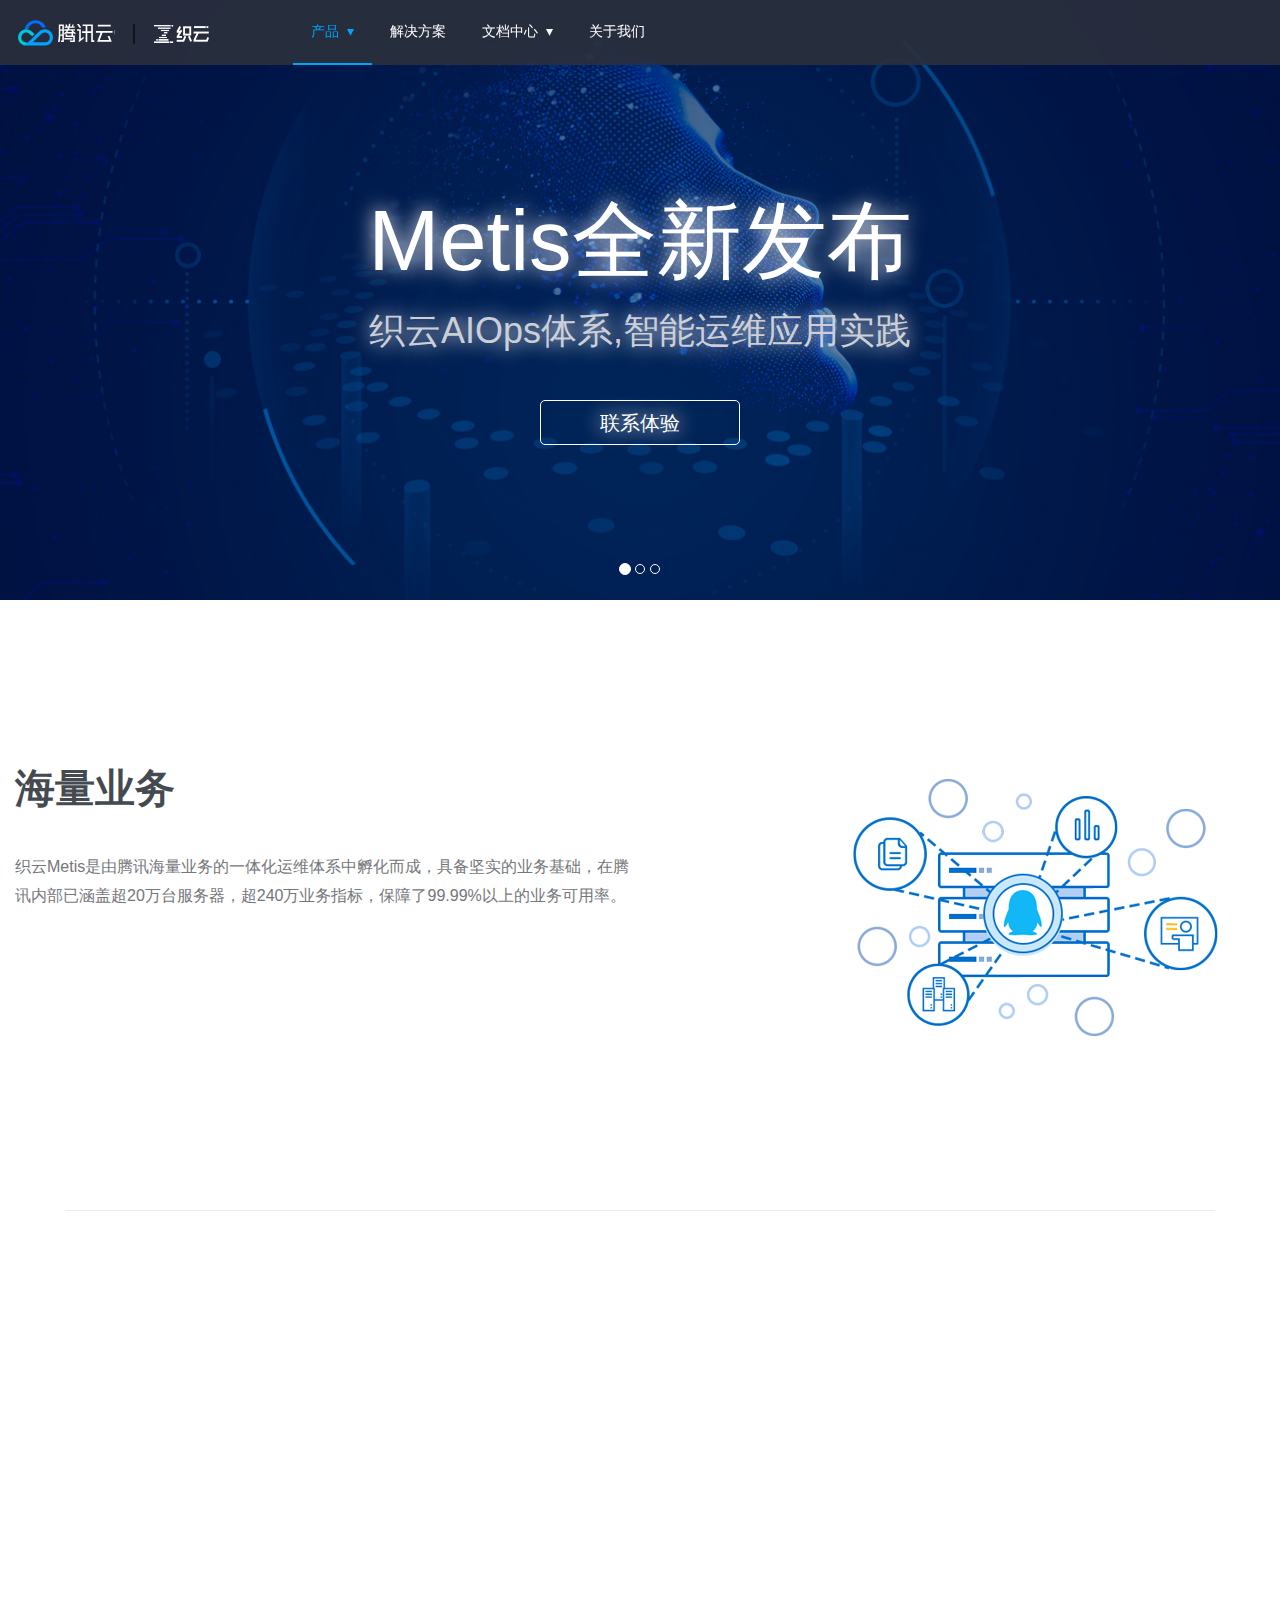
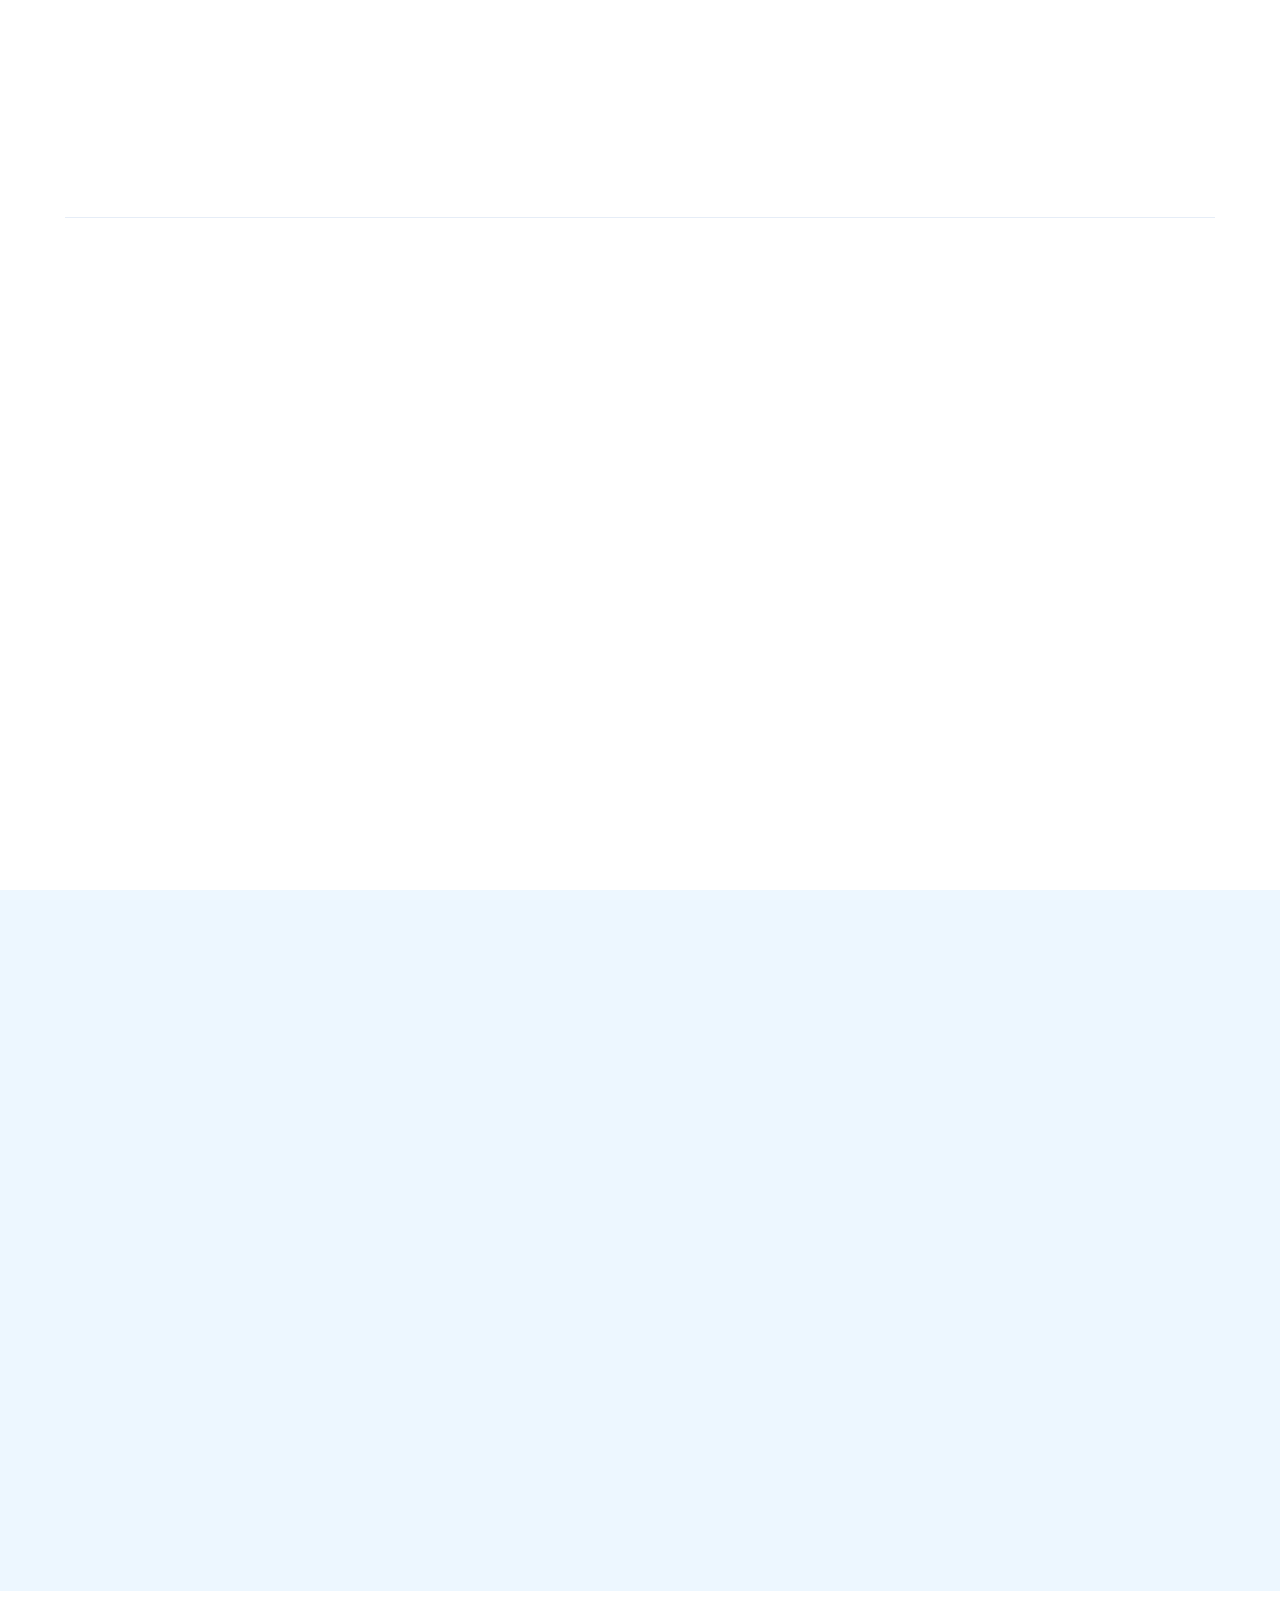
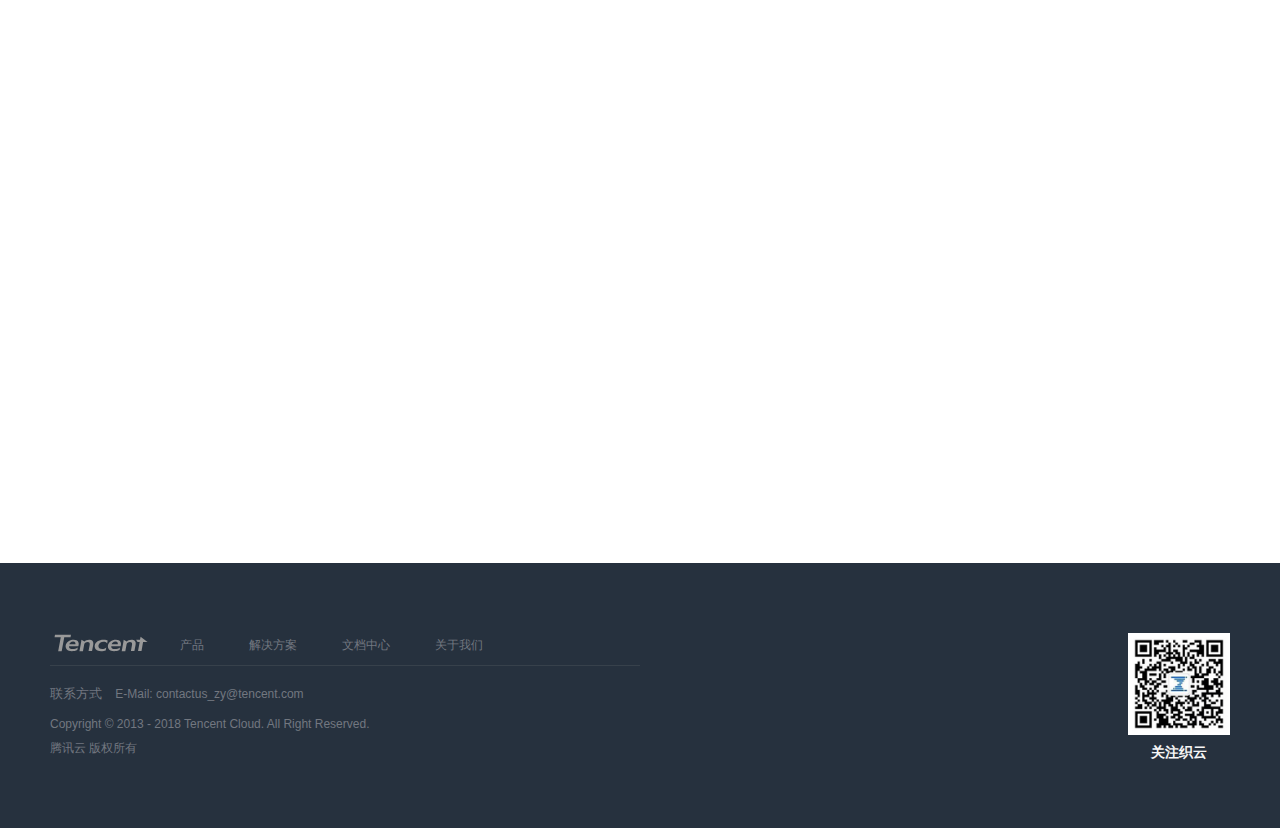
<file: indexmetis.html>
<!DOCTYPE html>
<html lang="en">

<head>
    <meta charset="UTF-8">
    <meta name="viewport" content="width=device-width, initial-scale=1, maximum-scale=1, minimum-scale=1, user-scalable=no">
    <meta content="yes" name="apple-mobile-web-app-capable">
    <meta content="yes" name="apple-touch-fullscreen">
    <meta content="telephone=no,email=no" name="format-detection">
    <title>织云</title>
    <meta name="keywords" content="织云,监控,运维,互联网">
    <meta name="description" content="织云,监控,运维,互联网">
    <script>
        (function flexible(window, document) {
            var docEl = document.documentElement;
            var tid;
            var dpr = window.devicePixelRatio || 1;
            docEl.setAttribute("data-dpr", dpr);

            function setRemUnit() {
                var width = docEl.getBoundingClientRect().width;
                if (width > 750) { // 设计稿的宽度是750px
                    docEl.style.fontSize = 100 + 'px';
                }
                else {
                    var rem = width / 7.5;
                    docEl.style.fontSize = rem + 'px';
                }
            }

            setRemUnit();

            window.addEventListener('resize', function () {
                clearTimeout(tid);
                tid = setTimeout(setRemUnit, 200);
            }, false);
            window.addEventListener('pageshow', function (e) {
                if (e.persisted) {
                    clearTimeout(tid);
                    tid = setTimeout(setRemUnit, 200);
                }
            }, false);
        }(window, document));
    </script>
<link rel="shortcut icon" href="/favicon.ico"><link href="/indexmetis.e7e9ab8b.css" rel="stylesheet"></head>

<body>
    <div class="header">
        <div class="wraper">
            <a href="https://cloud.tencent.com/" target="_blank">
                <div class="logo-first"></div>
            </a>

            <div class="gutter"></div>
            <a href="/">
                <div class="logo-second"></div>
            </a>

            <nav>
                <div class="nav-mobile"><a class="nav-toggle" href="javascript:;"><span></span></a></div>
                <ul class="nav-list">
                    <li class="active">
                        <a href="javascript:;">产品</a>
                        <ul class="nav-dropdown">
                            <li>
                                <a href="/index.html">企业版</a>
                            </li>
                            <li>
                                <a href="/indexlite.html">社区版（Lite）</a>
                            </li>
                            <li class="active">
                                <a href="/indexmetis.html">Metis</a>
                            </li>
                        </ul>
                    </li>
                    <li>
                        <a href="/userlist.html">解决方案</a>
                    </li>
                    <li>
                        <a href="javascript:;">文档中心</a>
                        <ul class="nav-dropdown">
                            <li>
                                <a href="https://cloud.tencent.com/document/product/609" target="_blank">企业版</a>
                            </li>
                            <li>
                                <a href="http://bbs.coc.tencent.com/forum.php?mod=forumdisplay&fid=36" target="_blank">社区版（Lite）</a>
                            </li>
                        </ul>
                    </li>
                    <li>
                        <a href="/about.html">关于我们</a>
                    </li>
                </ul>
                <div class="nav-line"></div>
            </nav>
        </div>
    </div>
    <div class="container">
        <div id="carousel-example-generic" class="carousel slide" data-ride="carousel">
            <ol class="carousel-indicators">
                <li data-target="#carousel-example-generic" data-slide-to="0" class="active"></li>
                <li data-target="#carousel-example-generic" data-slide-to="1"></li>
                <li data-target="#carousel-example-generic" data-slide-to="2"></li>
            </ol>
            <div class="carousel-inner" role="listbox">
                <div class="item active">
                    <a href="/indexmetis.html">
                        <div class="item-image image2">
                            <div class="item-title">
                                <p>Metis全新发布</p>
                                <p class="title-note">织云AIOps体系,智能运维应用实践</p>
                                </p>
                                <object><a href="https://wj.qq.com/s/2024612/b6d1" target="_bank" class="item-btn">联系体验</a></object>
                            </div>
                        </div>
                    </a>
                </div>
                <div class="item">
                    <a href="/index.html">
                        <div class="item-image">
                            <p class="item-title">企业智能运维门户</p>
                            <object><a href="/about.html#contact" class="item-btn">联系我们</a></object>
                        </div>
                    </a>
                </div>
                <div class="item">
                    <a href="/indexlite.html">
                        <div class="item-image">
                            <div class="item-title">
                                <p>织云Lite全新发布</p>
                                <p class="title-note">极&nbsp;&nbsp;致&nbsp;&nbsp;简&nbsp;&nbsp;约，&nbsp;&nbsp;让&nbsp;&nbsp;运&nbsp;&nbsp;维&nbsp;&nbsp;变&nbsp;&nbsp;得&nbsp;&nbsp;简&nbsp;&nbsp;单</p>
                                </p>
                                <object><a href="http://bbs.coc.tencent.com/forum.php?mod=viewthread&tid=50" target="_bank" class="item-btn">立即下载</a></object>
                            </div>
                        </div>
                    </a>
                </div>
                <a class="left carousel-control" href="#carousel-example-generic" role="button" data-slide="prev">
                    <span class="glyphicon glyphicon-chevron-left" aria-hidden="true">‹</span>
                </a>
                <a class="right carousel-control" href="#carousel-example-generic" role="button" data-slide="next">
                    <span class="glyphicon glyphicon-chevron-right" aria-hidden="true">›</span>
                </a>
            </div>
        </div>
        <div class="list-tp">
            <div class="max-width-pc">
                <div class="list-tp-item">
                    <div class="item-image fade-animate-x-left"></div>
                    <div class="item-title fade-animate-x-right">海量业务</div>
                    <div class="item-text fade-animate-x-right">
                        织云Metis是由腾讯海量业务的一体化运维体系中孵化而成，具备坚实的业务基础，在腾讯内部已涵盖超20万台服务器，超240万业务指标，保障了99.99%以上的业务可用率。
                    </div>
                    <ul class="describe-list margin-right-70 fade-animate-x-right">
                        <li>
                            <p>
                                <span class="number">20W</span>
                                <span class="describe big">+</span>
                            </p>
                            <p class="instructions">服务器节点</p>
                            <div class="gutter"></div>
                        </li>
                        <li>
                            <p>
                                <span class="number">240W</span>
                                <span class="describe big">+</span>
                            </p>
                            <p class="instructions">业务指标</p>
                            <div class="gutter"></div>
                        </li>
                        <li>
                            <p>
                                <span class="number">99.99%</span>
                            </p>
                            <p class="instructions">业务可用率</p>
                        </li>
                    </ul>
                </div>
                <div class="list-tp-item">
                    <div class="item-image image2 fade-animate-x-right"></div>
                    <div class="item-title fade-animate-x-left">开箱即用</div>
                    <div class="item-text fade-animate-x-left">
                        织云Metis是织云AIOps的应用实践，各组件高度解耦，可单独使用也可组合复用，助力企业高效、快速地搭建智能运维平台。
                    </div>
                    <ul class="describe-list fade-animate-x-left">
                        <li>
                            <p>
                                <span class="number">全面</span>
                            </p>
                            <p class="instructions">功能丰富</p>
                            <div class="gutter"></div>
                        </li>
                        <li>
                            <p>
                                <span class="number">便捷</span>
                            </p>
                            <p class="instructions">组合复用</p>
                            <div class="gutter"></div>
                        </li>
                        <li>
                            <p>
                                <span class="number">高效</span>
                            </p>
                            <p class="instructions">智能运维</p>
                        </li>
                    </ul>
                </div>
                <div class="list-tp-item">
                    <div class="item-image image3 fade-animate-x-left"></div>
                    <div class="item-title fade-animate-x-right">智能学习</div>
                    <div class="item-text fade-animate-x-right">
                        织云Metis具备智能的检测、分析、决策等能力，同时支持用户对输出结果进行反馈，系统根据反馈结果矫正学习，对源业务特性加强理解。
                    </div>
                    <ul class="describe-list fade-animate-x-right">
                        <li>
                            <p>
                                <span class="number">通用</span>
                            </p>

                            <p class="instructions">多元业务打造</p>
                            <div class="gutter"></div>
                        </li>
                        <li>
                            <p>
                                <span class="number">标注</span>
                            </p>

                            <p class="instructions">个性化反馈</p>

                            <div class="gutter"></div>
                        </li>
                        <li>
                            <p>
                                <span class="number">智能</span>
                            </p>

                            <p class="instructions">机器学习</p>
                        </li>
                    </ul>
                </div>
            </div>
        </div>
        <div class="big-title fade-animate-y">核心能力</div>
        <div class="list-tp1 fade-animate-y">
            <div class="max-width-pc">
                <div class="list-tp1-item">
                    <div class="item-image-background"></div>
                    <div class="item-image"></div>
                    <div class="item-line"></div>
                    <div class="item-title">智能处理</div>
                    <div class="item-text">
                        支持NLP文本数据、结构化数据、网络包数据、系统日志数据等多样化、多元化数据的处理。
                    </div>
                </div>
                <div class="list-tp1-item">
                    <div class="item-image-background"></div>
                    <div class="item-image image2"></div>
                    <div class="item-line"></div>
                    <div class="item-title">智能检测</div>
                    <div class="item-text">
                        支持基于时间序列的异常检测，基于日志类数据的文本检测，基于多维数据的瓶颈检测等。
                    </div>
                </div>
                <div class="list-tp1-item">
                    <div class="item-image-background"></div>
                    <div class="item-image image3"></div>
                    <div class="item-line"></div>
                    <div class="item-title">智能分析</div>
                    <div class="item-text">
                        支持多元化数据（日志、网络、系统等）的分析能力。
                    </div>
                </div>
                <div class="list-tp1-item">
                    <div class="item-image-background"></div>
                    <div class="item-image image4"></div>

                    <div class="item-line"></div>
                    <div class="item-title">智能决策</div>
                    <div class="item-text">
                        支持多样化运维场景（容量、调度、自愈等）的决策。
                    </div>
                </div>
            </div>
        </div>
        <div class="accordion">
            <div class="max-width-pc">
                <div class="accordion-title fade-animate-y">应用场景</div>
                <ul class="fade-animate-y">
                    <li class="accordion-item active">
                        <a>质量保障</a>

                        <div class="item-content">
                            <p class="content-title">质量保障</p>
                            <div class="content-text">
                                <p>织云Metis 基于机器学习技术，提供时间序列异常检测、故障定位、瓶颈分析等能力。可在无人工干预下，智能地保障业务高质量运行。</p>
                            </div>
                            <div class="accordion-item-image">
                                <div class="scene1"></div>
                            </div>
                        </div>
                    </li>
                    <li class="accordion-item">
                        <a>效率提升</a>

                        <div class="item-content">
                            <p class="content-title">效率提升</p>
                            <div class="content-text">
                                <p>织云Metis基于自然语言处理、机器学习技术，提供智能客服、智能变更、智能决策，可显著提升运维效率。</p>
                            </div>
                            <div class="accordion-item-image">
                                <div class="scene2"></div>
                            </div>
                        </div>
                    </li>
                    <li class="accordion-item">
                        <a>成本管理</a>

                        <div class="item-content">
                            <p class="content-title">成本管理</p>
                            <div class="content-text">
                                <p>织云Metis基于大数据智能分析技术，提供资源（设备、带宽、存储等）管理能力，适用于成本优化、资源优化、容量规划、性能优化等多种场景。</p>
                            </div>
                            <div class="accordion-item-image">
                                <div class="scene3"></div>
                            </div>
                        </div>
                    </li>
                </ul>
            </div>
        </div>
    </div>
    <div class="footer">
        <div class="max-width-pc">
            <ul class="list-link">
                <li class="link-logo">
                    <div></div>
                </li>
                <li class="link-item">
                    <a href="/">
                        <p class="item-text">产品</p>
                    </a>
                </li>
                <li class="link-item">
                    <a href="/userlist.html">
                        <p class="item-text">解决方案</p>
                    </a>
                </li>
                <li class="link-item">
                    <a href="https://cloud.tencent.com/document/product/609" target="_blank">
                        <p class="item-text">文档中心</p>
                    </a>
                </li>
                <li class="link-item">
                    <a href="/about.html">
                        <p class="item-text">关于我们</p>
                    </a>
                </li>
            </ul>
            <div class="qr-code">
                <div class="qr-code-image"></div>
                <p class="qr-code--title">关注织云</p>
            </div>
            <div class="contact">
                <span class="contact-title">联系方式</span>
                <span>E-Mail: contactus_zy@tencent.com</span>
            </div>
            <div class="copyright">
                <p>Copyright © 2013 - 2018 Tencent Cloud. All Right Reserved.</p>
                <p>腾讯云 版权所有</p>
            </div>
        </div>
    </div>
<script type="text/javascript" src="/ubuild.dll.e83e29bc75b60fbb2e3a.js"></script><script type="text/javascript" src="/indexmetis.92cb3471.js"></script></body>

</html>
</file>
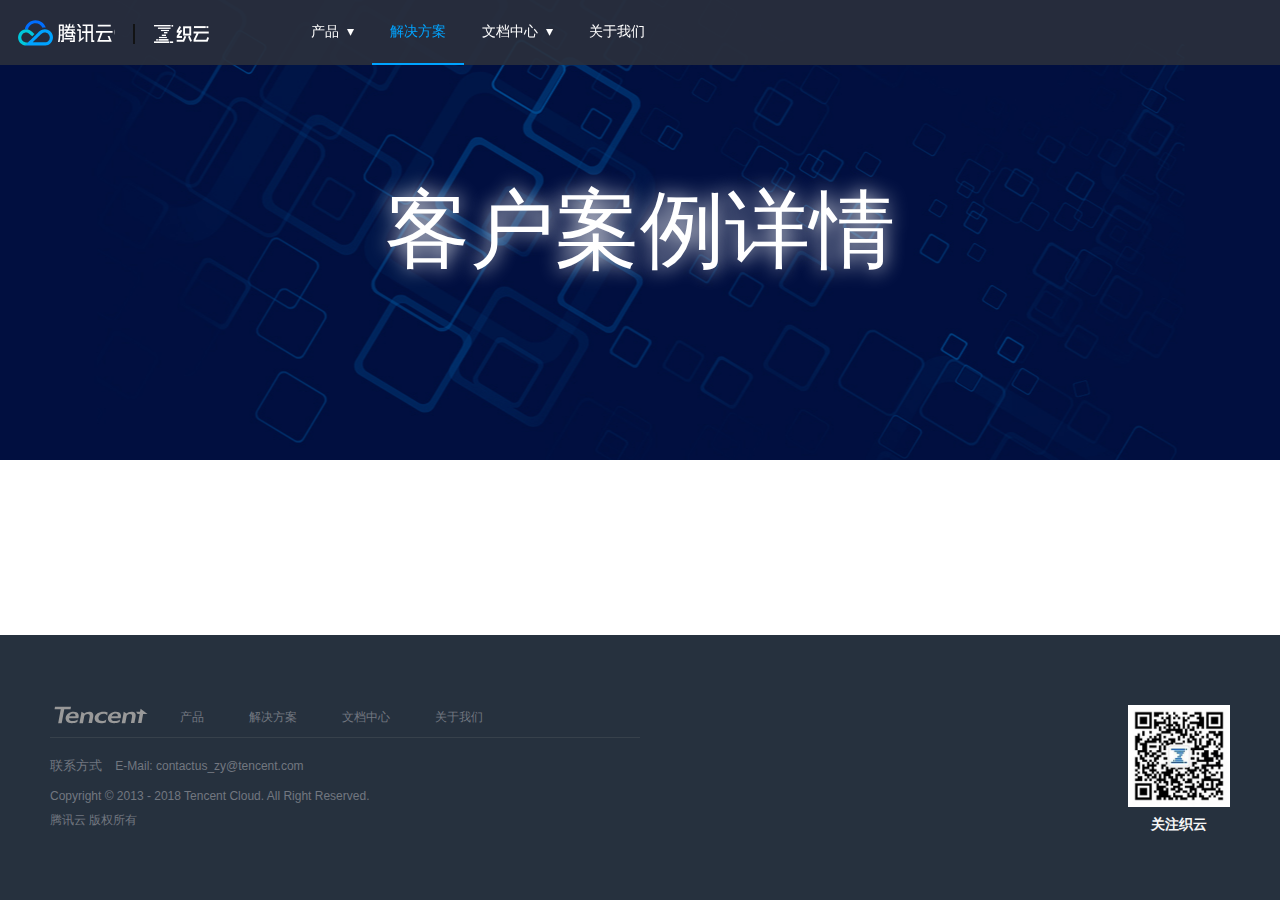
<file: userdetail.html>
<!DOCTYPE html>
<html lang="en">

<head>
    <meta charset="UTF-8">
    <meta name="viewport" content="width=device-width, initial-scale=1, maximum-scale=1, minimum-scale=1, user-scalable=no">
    <meta content="yes" name="apple-mobile-web-app-capable">
    <meta content="yes" name="apple-touch-fullscreen">
    <meta content="telephone=no,email=no" name="format-detection">
    <title>织云</title>
    <meta name="keywords" content="织云,监控,运维,互联网">
    <meta name="description" content="织云,监控,运维,互联网">
    <script>
        (function flexible(window, document) {
            var docEl = document.documentElement;
            var tid;
            var dpr = window.devicePixelRatio || 1;
            docEl.setAttribute("data-dpr", dpr);

            function setRemUnit() {
                var width = docEl.getBoundingClientRect().width;
                if (width > 750) { // 设计稿的宽度是750px
                    docEl.style.fontSize = 100 + 'px';
                }
                else {
                    var rem = width / 7.5;
                    docEl.style.fontSize = rem + 'px';
                }
            }

            setRemUnit();

            window.addEventListener('resize', function () {
                clearTimeout(tid);
                tid = setTimeout(setRemUnit, 200);
            }, false);
            window.addEventListener('pageshow', function (e) {
                if (e.persisted) {
                    clearTimeout(tid);
                    tid = setTimeout(setRemUnit, 200);
                }
            }, false);
        }(window, document));
    </script>
<link rel="shortcut icon" href="/favicon.ico"><link href="/userdetail.6a3682d2.css" rel="stylesheet"></head>

<body>
    <div class="header">
        <div class="wraper">
            <a href="https://cloud.tencent.com/" target="_blank">
                <div class="logo-first"></div>
            </a>

            <div class="gutter"></div>
            <a href="/">
                <div class="logo-second"></div>
            </a>

            <nav>
                <div class="nav-mobile"><a class="nav-toggle" href="javascript:;"><span></span></a></div>
                <ul class="nav-list">
                    <li>
                        <a href="javascript:;">产品</a>
                        <ul class="nav-dropdown">
                            <li>
                                <a href="/index.html">企业版</a>
                            </li>
                            <li>
                                <a href="/indexlite.html">社区版（Lite）</a>
                            </li>
                            <li>
                                <a href="/indexmetis.html">Metis</a>
                            </li>
                        </ul>
                    </li>
                    <li class="active">
                        <a href="/userlist.html">解决方案</a>
                    </li>
                    <li>
                        <a href="javascript:;">文档中心</a>
                        <ul class="nav-dropdown">
                            <li>
                                <a href="https://cloud.tencent.com/document/product/609" target="_blank">企业版</a>
                            </li>
                            <li>
                                <a href="http://bbs.coc.tencent.com/forum.php?mod=forumdisplay&fid=36" target="_blank">社区版（Lite）</a>
                            </li>
                        </ul>
                    </li>
                    <li>
                        <a href="/about.html">关于我们</a>
                    </li>
                </ul>
                <div class="nav-line"></div>
            </nav>
        </div>
    </div>
    <div class="container">
        <div id="carousel-example-generic" class="carousel slide" data-ride="carousel">
            <div class="carousel-inner" role="listbox">
                <div class="item active">
                    <div class="item-image image3">
                        <p class="item-title">客户案例详情</p>
                    </div>
                </div>
            </div>
        </div>
        <!--<div class="max-width-pc shangqi">
            <ul class="crumbs">
                <li><a href="/userlist.html">客户案例</a><span class="icon">›</span></li>
                <li><span>汽车</span><span class="icon">›</span></li>
                <li><span>上汽集团</span></li>
            </ul>
            <div class="section">
                <div class="section-sidebar">
                    <div class="sidebar-logo shangqi"></div>
                    <p>产品行业：汽车</p>
                    <a class="sidebar-btn" href="/userlist.html">查看所有客户案例</a>
                </div>
                <div class="section-content">
                    <div>
                        <p class="content-title">客户简介</p>

                        <p class="content-describe">
                            上海汽车集团股份有限公司（简称：上汽集团），2017年9月，上汽集团在2017中国企业500强中，排名第9。主要业务涵盖整车(包括乘用车、商用车)、零部件(包括发动机、变速箱、动力传动、底盘、内外饰、电子电器等)的研发、生产、销售，物流、车载信息、二手车等汽车服务贸易业务，以及汽车金融业务。上汽集团所属主要整车企业包括乘用车公司、商用车公司、上海大众、上海通用、上汽通用五菱、南京依维柯、上汽依维柯红岩、上海申沃等。
                        </p>
                    </div>
                    <div>
                        <p class="content-title">面临挑战</p>

                        <p class="content-describe">
                            1. 上汽IT架构为多地多中心架构，在服务器资源管理上、应用发布、监控功能希望可以做到平台一体化。
                        </p>
                        <p class="content-describe">
                            2. 建设场景化工具，实现场景运维自动化，与IT团队ITSM系统对接，实现审批操作执行流程化，规范生产环境批量操作工具、批量脚本，并结合CMDB实现权限管控。
                        </p>
                        <p class="content-describe">
                            3. 建设统一告警平台，解决原多IDC多套监控系统并存的问题，收归所有独立系统告警，并实现租户运营质量度量。
                        </p>
                        <p class="content-describe">
                            4. 建立运维规范。
                        </p>
                    </div>
                    <div>
                        <p class="content-title">解决方案</p>

                        <p class="content-describe">
                            1. 利用织云多云管理能力可以部署一套织云同时管理多个数据中心资源，实现方式有多种：
                        </p>
                        <div class="content-symbol">
                            <p>
                                a)&nbsp;&nbsp;内网直连：适用于多数据中心有专线连接。
                            </p>
                            <p>
                                b)&nbsp;&nbsp;Vidc通道：适用于腾讯自研业务管理。
                            </p>
                            <p>
                                c)&nbsp;&nbsp;跳板机模式：适合混合云架构，混合云上集群较大的管理模式。
                            </p>
                            <p>
                                d)&nbsp;&nbsp;外网直连：适合多地设备管理（每地域设备单台或者数量很少）
                            </p>
                        </div>

                        <p class="content-describe">
                            2、织云CMDB分为三层架构，上汽集团将每个分公司定义为一个租户，设置为一级业务，二级业务为这个租户的功能系统，三级业务为具体服务或者功能，每一级都配置相关负责人且具备继承的关系，只有负责人才能操作相关模块，实现权责的分割管控。
                        </p>
                        <p class="content-describe">
                            3、 对于上汽集团的服务器与网络设备资源监控，织云基于服务器的agent数据上报、网络设备的SNMP与syslog分析等，可以精准的度量出每一个资源对象的状态、负载、服务质量等数据，替代之前多地多套监控系统，并且实现租户监控情况度量。
                        </p>
                    </div>
                    <div>
                        <p class="content-title">实现价值</p>

                        <p class="content-describe">
                            用腾讯织云最佳实践的经验帮助上汽集团管理子公司业务架构，完成业务功能模块负责人梳理建立权限管控机制，标准化应用服务版本管理和运维操作规范，建立覆盖硬件性能、专线/出口、专线流量分析的IAAS层健康监控，推动业务运营质量监控，对接上汽已有系统实现统一告警平台，解决用户资源分配和调度合理性把控问题，使用织云一体化运维平台将底层架构和业务应用统一管理起来。上汽也完成索菲亚平台建设：资产管理中心，CMDB配置管理中心、监控中心、自动化中心、统一告警中心五大运维中心建设，支撑集团旗下所有乘用车公司和各数据中心的运维一体化管理。
                        </p>
                    </div>
                </div>
            </div>
        </div>-->
        <div class="max-width-pc jingu">
            <ul class="crumbs">
                <li><a href="/userlist.html">客户案例</a><span class="icon">›</span></li>
                <li><span>银行</span><span class="icon">›</span></li>
                <li><span>金谷银行</span></li>
            </ul>
            <div class="section">
                <div class="section-sidebar">
                    <div class="sidebar-logo jingu"></div>
                    <p>产品行业：银行</p>
                    <a class="sidebar-btn" href="/userlist.html">查看所有客户案例</a>
                </div>
                <div class="section-content">
                    <div>
                        <p class="content-title">客户简介</p>
                        <p class="content-describe">
                            内蒙古呼和浩特金谷农商银行是拥有六十多年发展历史。目前下设18家一级支行、89家二级支行，共107个营业网点，在全国发起设立8家村镇银行。金谷农商银行已成为呼市地区营业网点最多、覆盖面最广、服务客户总量最多的金融机构。随着传统业务增速放缓，利润率下降，成本压力不断增大，互联网渠道的低成本营销获客成为金谷农商银行重要的业务增长点。除此之外，去IOE，自主可控和国产化也成为了一个隐含趋势。
                        </p>
                    </div>
                    <div>
                        <p class="content-title">面临挑战</p>

                        <p class="content-describe">
                            1. 传统企业处在非一二线城市，IT运维人才稀少，迫于压力转型，新业务的交付压力较大。快速组建运维团队后，需要最佳运维实践来尽快形成运维能力。
                        </p>
                        <p class="content-describe">
                            2. 在有限的运维人员背景下，需要支撑千台规模设备的生命周期管理，以及管理多套环境的业务规划和资源规划，快速构建清晰的业务视图和资源视图。
                        </p>
                        <p class="content-describe">
                            3. 大量系统为合作方开发，打包规范不统一，开发语言多样化，如何做好版本管理和发布权限管理，做到操作可回溯可审计，发布高可用。
                        </p>
                    </div>
                    <div>
                        <p class="content-title">解决方案</p>

                        <p class="content-describe">
                            1. 织云通过标准化模型实现业务、逻辑对象、应用相关联，结合DevOps理念的最佳实践实现持续部署，覆盖业务服务用户的全过程立体化监控体系。让金谷银行绕过运维的原始阶段，通过最领先的互联网运维实践落地，快速实现转型。
                        </p>
                        <p class="content-describe">
                            2. 标准化资源管理。CMDB保存各种元数据，作为数据提供方，面向所有上层服务消费方（比如资产管理，发布等）。织云CMDB立足于标准化，提供设备管理，业务管理，以及统计功能等，不仅使基础数据一致性得以维护，同时为高效发布等打下基础。
                        </p>
                        <p class="content-describe">
                            3. 标准化发布管理。发布是运维中非常核心的操作，织云通过精简运维对象，抽象出业务、文件包、配置、脚本，来支撑高效和安全的发布场景。织云为金谷提供统一的打包规范，帮助金谷做好版本和权限管理，保障发布的可靠性。
                        </p>
                    </div>
                    <div>
                        <p class="content-title">实现价值</p>

                        <p class="content-describe">
                            用腾讯织云最佳实践的经验帮助金谷农商银行实现快速转型，包括帮助企业进行运营成本核算、功能模块快速部署扩容、应用程序包的管理、业务特性的质量汇聚和统一告警配置平台等。织云助力建设金谷银行专有云数据中心，通过织云的标准化运维理念和自动化运维理念，金谷实现了快速构建运维能力，能快速迭代开发上线，目前已运营数千级设备规模。
                        </p>
                    </div>
                </div>
            </div>
        </div>
        <div class="max-width-pc anxin">
            <ul class="crumbs">
                <li><a href="/userlist.html">客户案例</a><span class="icon">›</span></li>
                <li><span>保险</span><span class="icon">›</span></li>
                <li><span>安心财险</span></li>
            </ul>
            <div class="section">
                <div class="section-sidebar">
                    <div class="sidebar-logo anxin"></div>
                    <p>产品行业：保险</p>
                    <a class="sidebar-btn" href="/userlist.html">查看所有客户案例</a>
                </div>
                <div class="section-content">
                    <div>
                        <p class="content-title">客户简介</p>

                        <p class="content-describe">
                            安心财产保险有限责任公司(简称安心财险)，是在国家“互联网+”战略提出后，于2015年6月26日获得保监会批准筹备的首批互联网创新型保险公司之一。主要业务涵盖与互联网交易直接相关的企业、家庭财产保险，货运保险，责任保险，信用保证保险； 安心保险致力于开创互联网保险的新模式，将保险服务融入消费者“衣、食、住、行、玩”的各项生活场景，满足大众财产保险各方面的需求。
                        </p>
                    </div>
                    <div>
                        <p class="content-title">核心痛点</p>

                        <p class="content-describe">
                            1. 安心财险是首批互联网创新性保险公司之一，业务和资源繁多，如果不能将这些业务和资源统一规划起来，将造成极大的资源浪费和成本攀升。
                        </p>
                        <p class="content-describe">
                            2. 发布方式缺乏标准化和规范，容易在发布过程中隐藏更多的不安全因素，影响业务以及客户体验，造成产品口碑下降，所以需要借用标准化的发布方式帮助业务运营。
                        </p>
                        <p class="content-describe">
                            3. 多环境同一个服务在不同环境部署，由于环境差异(比如访问的DB不同)造成程序包需要按环境管理，同一个服务维护多个程序包。开发，测试，UAT，冻结，灰度，生产等多套环境下如何实现高效的多环境发布，保障业务的稳定运行。
                        </p>
                    </div>
                    <div>
                        <p class="content-title">解决方案</p>

                        <p class="content-describe">
                            1. 利用腾讯织云能力，规划业务拓扑与资源。
                        </p>
                        <div class="content-symbol">
                            <p>
                                a)&nbsp;&nbsp;多条业务线，架构师通过织云业务管理来从整体上规划落地业务及业务特性。业务管理分为三级，清晰规划管理业务拓扑。
                            </p>
                            <p>
                                b)&nbsp;&nbsp;资源规划员通过织云将服务器资源与业务关联。明晰业务使用资源情况，利于业务预算，成本核算。
                            </p>
                        </div>
                        <p class="content-describe">
                            2. 利用腾讯织云能力，建立标准，高效，安全的发布方式。
                        </p>
                        <div class="content-symbol">
                            <p>
                                织云标准化包管理方式内置了腾讯多年发布经验。如发布打包，将程序包作为开发运维间的共同语言，提高沟通效率；打包规范，包有自身的启动，停止，进程监控等能力；发布规范，不能贴IP发布，只能选定特定业务进行发布。
                            </p>
                        </div>
                        <p class="content-describe">
                            3. 利用腾讯织云能力，高效管理多环境发布。
                        </p>
                        <div class="content-symbol">
                            <p>
                                织云提供多环境包管理轻重分离的方案，即同服务多环境下使用同一程序包，把差异的部分通过配置文件的方式独立出来。不同环境下，发布的程序包一致，通过下发不同的配置文件来区分环境。
                            </p>
                        </div>
                    </div>
                    <div>
                        <p class="content-title">实现价值</p>

                        <p class="content-describe">
                            用腾讯织云最佳实践的经验帮助安心财险管理业务架构，完成业务与资源的关联，标准化应用服务版本管理。通过织云的标准化理念，抽象出业务，包等对象， 建立起开发，运维，产品，测试协作的共同语言，降低运维管理的复杂度。通过织云的自动化理念，解决业务扩容部署时效率问题，为业务高速增长打下坚实的运维自动化基础。
                        </p>
                    </div>
                </div>
            </div>
        </div>
    </div>
    <div class="footer">
        <div class="max-width-pc">
            <ul class="list-link">
                <li class="link-logo">
                    <div></div>
                </li>
                <li class="link-item">
                    <a href="/">
                        <p class="item-text">产品</p>
                    </a>
                </li>
                <li class="link-item">
                    <a href="/userlist.html">
                        <p class="item-text">解决方案</p>
                    </a>
                </li>
                <li class="link-item">
                    <a href="https://cloud.tencent.com/document/product/609" target="_blank">
                        <p class="item-text">文档中心</p>
                    </a>
                </li>
                <li class="link-item">
                    <a href="/about.html">
                        <p class="item-text">关于我们</p>
                    </a>
                </li>
            </ul>
            <div class="qr-code">
                <div class="qr-code-image"></div>
                <p class="qr-code--title">关注织云</p>
            </div>
            <div class="contact">
                <span class="contact-title">联系方式</span>
                <span>E-Mail: contactus_zy@tencent.com</span>
            </div>
            <div class="copyright">
                <p>Copyright © 2013 - 2018 Tencent Cloud. All Right Reserved.</p>
                <p>腾讯云 版权所有</p>
            </div>
        </div>
    </div>
<script type="text/javascript" src="/ubuild.dll.e83e29bc75b60fbb2e3a.js"></script><script type="text/javascript" src="/userdetail.838e45d4.js"></script></body>

</html>
</file>
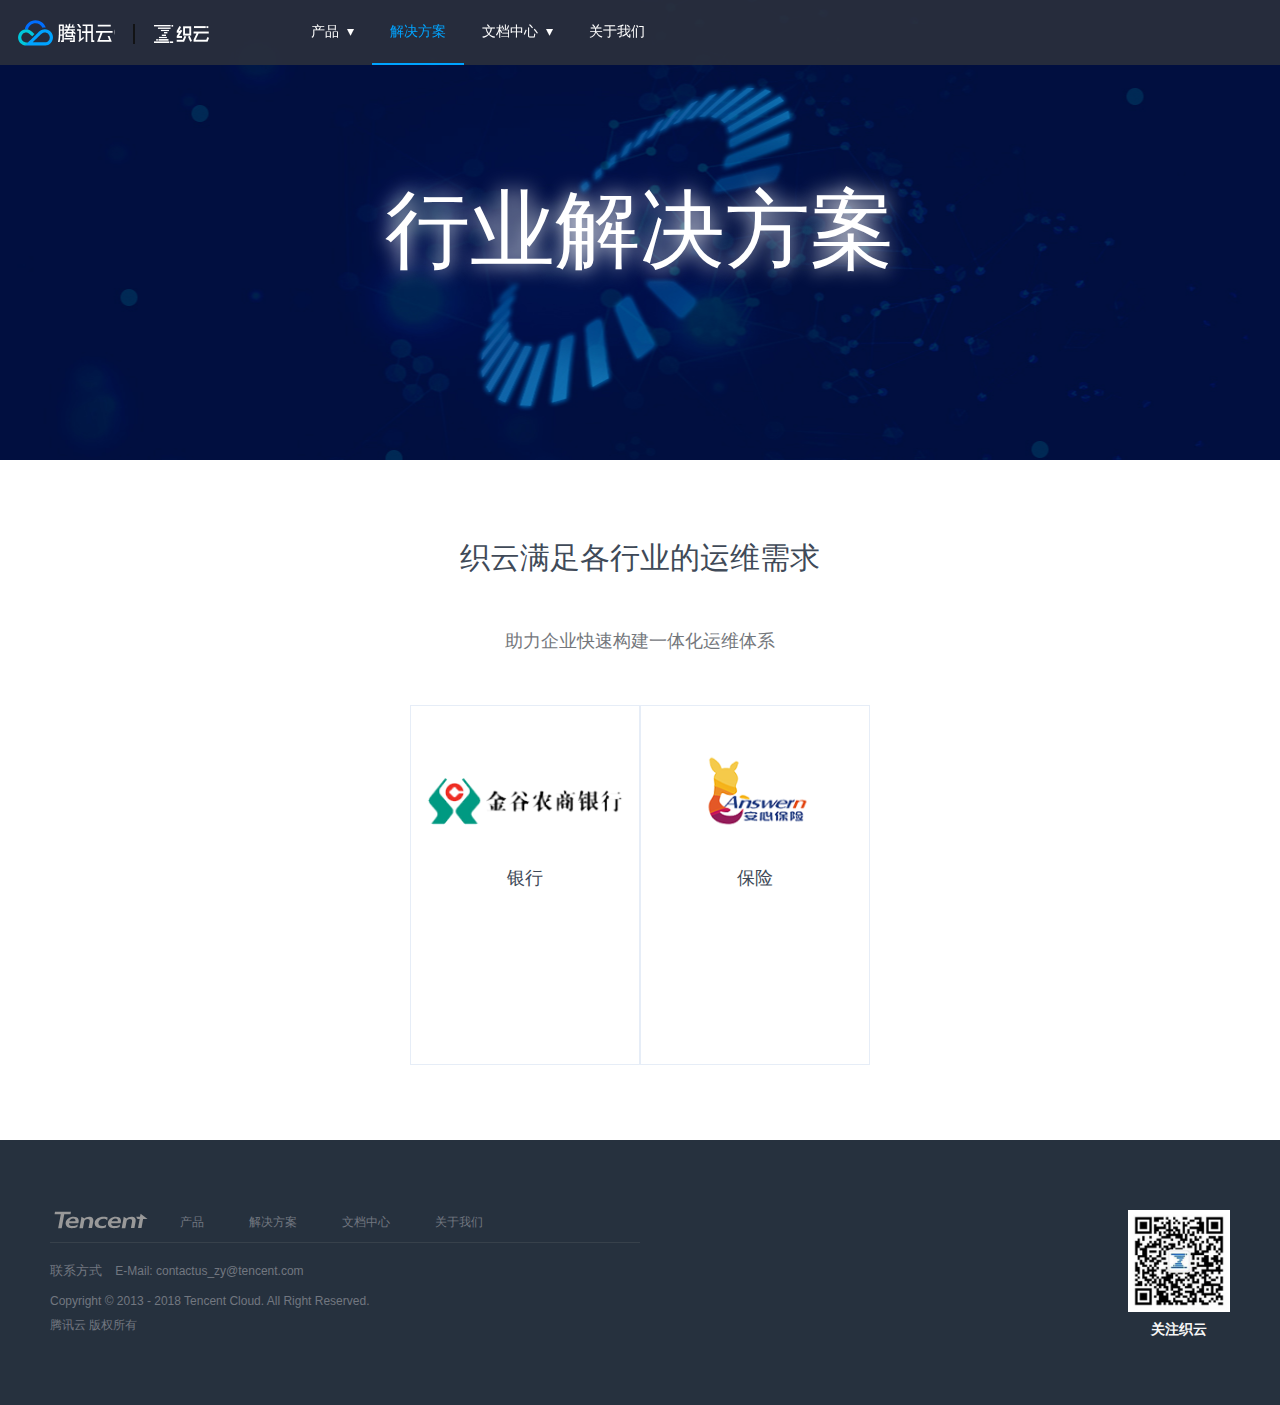
<file: userlist.html>
<!DOCTYPE html>
<html lang="en">

<head>
    <meta charset="UTF-8">
    <meta name="viewport" content="width=device-width, initial-scale=1, maximum-scale=1, minimum-scale=1, user-scalable=no">
    <meta content="yes" name="apple-mobile-web-app-capable">
    <meta content="yes" name="apple-touch-fullscreen">
    <meta content="telephone=no,email=no" name="format-detection">
    <title>织云</title>
    <meta name="keywords" content="织云,监控,运维,互联网">
    <meta name="description" content="织云,监控,运维,互联网">
    <script>
        (function flexible(window, document) {
            var docEl = document.documentElement;
            var tid;
            var dpr = window.devicePixelRatio || 1;
            docEl.setAttribute("data-dpr", dpr);

            function setRemUnit() {
                var width = docEl.getBoundingClientRect().width;
                if (width > 750) { // 设计稿的宽度是750px
                    docEl.style.fontSize = 100 + 'px';
                }
                else {
                    var rem = width / 7.5;
                    docEl.style.fontSize = rem + 'px';
                }
            }

            setRemUnit();

            window.addEventListener('resize', function () {
                clearTimeout(tid);
                tid = setTimeout(setRemUnit, 200);
            }, false);
            window.addEventListener('pageshow', function (e) {
                if (e.persisted) {
                    clearTimeout(tid);
                    tid = setTimeout(setRemUnit, 200);
                }
            }, false);
        }(window, document));
    </script>
<link rel="shortcut icon" href="/favicon.ico"><link href="/userlist.4a76d093.css" rel="stylesheet"></head>

<body>
    <div class="header">
        <div class="wraper">
            <a href="https://cloud.tencent.com/" target="_blank">
                <div class="logo-first"></div>
            </a>

            <div class="gutter"></div>
            <a href="/">
                <div class="logo-second"></div>
            </a>

            <nav>
                <div class="nav-mobile"><a class="nav-toggle" href="javascript:;"><span></span></a></div>
                <ul class="nav-list">
                    <li>
                        <a href="javascript:;">产品</a>
                        <ul class="nav-dropdown">
                            <li>
                                <a href="/index.html">企业版</a>
                            </li>
                            <li>
                                <a href="/indexlite.html">社区版（Lite）</a>
                            </li>
                            <li>
                                <a href="/indexmetis.html">Metis</a>
                            </li>
                        </ul>
                    </li>
                    <li class="active">
                        <a href="/userlist.html">解决方案</a>
                    </li>
                    <li>
                        <a href="javascript:;">文档中心</a>
                        <ul class="nav-dropdown">
                            <li>
                                <a href="https://cloud.tencent.com/document/product/609" target="_blank">企业版</a>
                            </li>
                            <li>
                                <a href="http://bbs.coc.tencent.com/forum.php?mod=forumdisplay&fid=36" target="_blank">社区版（Lite）</a>
                            </li>
                        </ul>
                    </li>
                    <li>
                        <a href="/about.html">关于我们</a>
                    </li>
                </ul>
                <div class="nav-line"></div>
            </nav>
        </div>
    </div>
    <div class="container">
        <div id="carousel-example-generic" class="carousel slide" data-ride="carousel">
            <div class="carousel-inner" role="listbox">
                <div class="item active">
                    <div class="item-image image3">
                        <p class="item-title">行业解决方案</p>
                    </div>
                </div>
            </div>
        </div>
        <div class="section">
            <div class="section-title">织云满足各行业的运维需求</div>
            <div class="section-note">助力企业快速构建一体化运维体系</div>
        </div>
        <div class="tp-list">
            <div class="max-width-pc">
                <div class="tp-list-center">
                    <!--<div class="tp-item">
                        <a href="/userdetail.html?type=shangqi">
                            <div class="item-logo shangqi"></div>
                            <div class="item-name">上汽集团</div>
                            <div class="item-note">汽车</div>
                        </a>
                        <div class="item-describe">
                            <p class="describe-title">上汽集团</p>

                            <p>
                                通过织云在腾讯的最佳实践经验，利用织云CMDB核心能力统一管理底层架构和业务应用。帮助汽车等传统行业实现运维一体化管理，建立标准化运维管理规范。
                            </p>
                            <a href="/userdetail.html?type=shangqi" target="_blank">进一步了解</a>
                        </div>
                    </div>-->
                    <div class="tp-item">
                        <a href="/userdetail.html?type=jingu">
                            <div class="item-logo jingu"></div>
                            <div class="item-name">银行</div>
                            <!--<div class="item-note">银行</div>-->
                        </a>
                        <div class="item-describe">
                            <p class="describe-title">银行</p>

                            <p>
                                通过织云的标准化运维理念和自动化运维理念，帮助传统金融行业快速构建运维能力，建立自己的金融DevOps运营体系，实现产品功能快速迭代开发上线。
                            </p>
                            <a href="/userdetail.html?type=jingu" target="_blank">进一步了解</a>
                        </div>
                    </div>
                    <div class="tp-item">
                        <a href="/userdetail.html?type=anxin">
                            <div class="item-logo anxin"></div>
                            <div class="item-name">保险</div>
                            <!--<div class="item-note">保险</div>-->
                        </a>
                        <div class="item-describe">
                            <p class="describe-title">保险</p>

                            <p>
                                利用织云多年的标准化运维和包管理经验，以及技术支持，助力保险行业互联网+的创新性技术升级，降低企业运营成本。
                            </p>
                            <a href="/userdetail.html?type=anxin" target="_blank">进一步了解</a>
                        </div>
                    </div>
                </div>
            </div>
        </div>
    </div>
    <div class="footer">
        <div class="max-width-pc">
            <ul class="list-link">
                <li class="link-logo">
                    <div></div>
                </li>
                <li class="link-item">
                    <a href="/">
                        <p class="item-text">产品</p>
                    </a>
                </li>
                <li class="link-item">
                    <a href="/userlist.html">
                        <p class="item-text">解决方案</p>
                    </a>
                </li>
                <li class="link-item">
                    <a href="https://cloud.tencent.com/document/product/609" target="_blank">
                        <p class="item-text">文档中心</p>
                    </a>
                </li>
                <li class="link-item">
                    <a href="/about.html">
                        <p class="item-text">关于我们</p>
                    </a>
                </li>
            </ul>
            <div class="qr-code">
                <div class="qr-code-image"></div>
                <p class="qr-code--title">关注织云</p>
            </div>
            <div class="contact">
                <span class="contact-title">联系方式</span>
                <span>E-Mail: contactus_zy@tencent.com</span>
            </div>
            <div class="copyright">
                <p>Copyright © 2013 - 2018 Tencent Cloud. All Right Reserved.</p>
                <p>腾讯云 版权所有</p>
            </div>
        </div>
    </div>
<script type="text/javascript" src="/ubuild.dll.e83e29bc75b60fbb2e3a.js"></script><script type="text/javascript" src="/userlist.eb0d07a6.js"></script></body>

</html>
</file>
<file: about.099a5593.css>
/*! normalize.css v7.0.0 | MIT License | github.com/necolas/normalize.css */html{line-height:1.15;-ms-text-size-adjust:100%;-webkit-text-size-adjust:100%}body{margin:0}article,aside,footer,header,nav,section{display:block}h1{font-size:2em;margin:.67em 0}figcaption,figure,main{display:block}figure{margin:1em 40px}hr{-webkit-box-sizing:content-box;box-sizing:content-box;height:0;overflow:visible}pre{font-family:monospace,monospace;font-size:1em}a{background-color:transparent}abbr[title]{border-bottom:none;text-decoration:underline;-webkit-text-decoration:underline dotted;text-decoration:underline dotted}b,strong{font-weight:inherit;font-weight:bolder}code,kbd,samp{font-family:monospace,monospace;font-size:1em}dfn{font-style:italic}mark{background-color:#ff0;color:#000}small{font-size:80%}sub,sup{font-size:75%;line-height:0;position:relative;vertical-align:baseline}sub{bottom:-.25em}sup{top:-.5em}audio,video{display:inline-block}audio:not([controls]){display:none;height:0}img{border-style:none}svg:not(:root){overflow:hidden}button,input,optgroup,select,textarea{font-family:sans-serif;font-size:100%;line-height:1.15;margin:0}button,input{overflow:visible}button,select{text-transform:none}[type=reset],[type=submit],button,html [type=button]{-webkit-appearance:button}[type=button]::-moz-focus-inner,[type=reset]::-moz-focus-inner,[type=submit]::-moz-focus-inner,button::-moz-focus-inner{border-style:none;padding:0}[type=button]:-moz-focusring,[type=reset]:-moz-focusring,[type=submit]:-moz-focusring,button:-moz-focusring{outline:1px dotted ButtonText}fieldset{padding:.35em .75em .625em}legend{-webkit-box-sizing:border-box;box-sizing:border-box;color:inherit;display:table;max-width:100%;padding:0;white-space:normal}progress{display:inline-block;vertical-align:baseline}textarea{overflow:auto}[type=checkbox],[type=radio]{-webkit-box-sizing:border-box;box-sizing:border-box;padding:0}[type=number]::-webkit-inner-spin-button,[type=number]::-webkit-outer-spin-button{height:auto}[type=search]{-webkit-appearance:textfield;outline-offset:-2px}[type=search]::-webkit-search-cancel-button,[type=search]::-webkit-search-decoration{-webkit-appearance:none}::-webkit-file-upload-button{-webkit-appearance:button;font:inherit}details,menu{display:block}summary{display:list-item}canvas{display:inline-block}[hidden],template{display:none}@font-face{font-family:Microsoft YaHei;src:local("Microsoft YaHei");unicode-range:u+30-39}*{-webkit-tap-highlight-color:transparent}*,:after,:before{-webkit-box-sizing:border-box;box-sizing:border-box}body,html{width:100%;height:100%}body{font-family:Microsoft YaHei,Helvetica Neue For Number,-apple-system,BlinkMacSystemFont,Segoe UI,Roboto,PingFang SC,Hiragino Sans GB,Helvetica Neue,Helvetica,Arial,sans-serif;font-size:12px;line-height:1.5;color:fade(#000,65%);background-color:#edf7ff}article,aside,blockquote,body,button,code,dd,details,div,dl,dt,fieldset,figcaption,figure,footer,form,h1,h2,h3,h4,h5,h6,header,hgroup,hr,input,legend,li,menu,nav,ol,p,pre,section,td,textarea,th,ul{margin:0;padding:0}button,input,select,textarea{font-family:inherit;font-size:inherit;line-height:inherit;color:inherit}ol,ul{list-style:none}input::-ms-clear,input::-ms-reveal{display:none}::-moz-selection{background:#00a4ff;color:#fff}::selection{background:#00a4ff;color:#fff}a{color:#00a4ff;background:transparent;outline:none;cursor:pointer;-webkit-transition:color .3s ease;-o-transition:color .3s ease;transition:color .3s ease}a,a:active,a:focus,a:hover{text-decoration:none}a:active,a:hover{outline:0}a[disabled]{color:rgba(0,0,0,.75);cursor:not-allowed;pointer-events:none}code,kbd,pre,samp{font-family:Consolas,Menlo,Courier,monospace}.clearfix{zoom:1}.clearfix:after,.clearfix:before{content:" ";display:table}.clearfix:after{clear:both;visibility:hidden;font-size:0;height:0}nav{float:left;padding-left:.65rem}nav ul{list-style:none;margin:0;padding:0}nav ul li{float:left;position:relative}nav ul li a{text-decoration:none;display:block;padding:0 .18rem;font-size:.14rem;line-height:.63rem;color:#fff}nav ul li a:not(:only-child):after{padding-left:.04rem;content:" \25BE"}nav ul li ul li{background:#2a303c;min-width:1.8rem}nav ul li ul li a{padding:.15rem;line-height:.2rem}nav ul li.active>a,nav ul li:hover>a{color:#00a4ff}nav .nav-dropdown{-webkit-box-shadow:0 3px 12px rgba(0,0,0,.15);box-shadow:0 3px 12px rgba(0,0,0,.15)}nav .nav-dropdown,nav .nav-mobile{position:absolute;display:none;z-index:1}nav .nav-mobile{top:0;right:0;background:#2a303c;height:.63rem;width:.63rem}nav .nav-line{display:none}@media only screen and (max-width:750px){nav{width:100%;padding:.28rem 0 0}nav ul{display:none;background-color:#14181b}nav ul li{float:none;border-bottom:.02rem solid #2b2f32}nav ul li a{padding:.15rem .45rem;font-size:.24rem;font-weight:600}nav ul li ul li:last-child{border-bottom:none}nav ul li ul li a{padding:.25rem .65rem;font-size:.21rem}nav .nav-mobile{display:block;position:absolute;top:.28rem;right:.5rem;z-index:1;background:#2a303c;height:.45rem;width:.55rem}nav .nav-dropdown{position:static}nav .nav-toggle{position:absolute;cursor:pointer;padding:.2rem .5rem .25rem .03rem}nav .nav-toggle span,nav .nav-toggle span:after,nav .nav-toggle span:before{cursor:pointer;border-radius:.05rem;height:.05rem;width:.48rem;background:#f5f6f6;position:absolute;display:block;content:"";-webkit-transition:all .3s ease-in-out;-o-transition:all .3s ease-in-out;transition:all .3s ease-in-out}nav .nav-toggle span:before{top:-.15rem}nav .nav-toggle span:after{bottom:-.15rem}nav .nav-toggle.active span{background-color:transparent}nav .nav-toggle.active span:after,nav .nav-toggle.active span:before{top:0}nav .nav-toggle.active span:before{-webkit-transform:rotate(45deg);-ms-transform:rotate(45deg);transform:rotate(45deg)}nav .nav-toggle.active span:after{-webkit-transform:rotate(-45deg);-ms-transform:rotate(-45deg);transform:rotate(-45deg)}}@media screen and (min-width:750px){.nav-list{display:block!important}nav>ul{height:.65rem}nav>ul>li>a{border-bottom:.02rem solid transparent}nav>ul>li.active>a{border-color:#00a4ff}nav .nav-line{border-bottom:.02rem solid #00a4ff;margin-top:-.02rem;width:3.83rem;-webkit-transition:margin .2s linear;-o-transition:margin .2s linear;transition:margin .2s linear}}.fade-animate-y{-webkit-transform:scale(.3);-ms-transform:scale(.3);transform:scale(.3);-webkit-transform:translateY(.5rem);-ms-transform:translateY(.5rem);transform:translateY(.5rem);opacity:0!important}.appear-y{-webkit-animation:fade-animate-y .65s 1 cubic-bezier(.445,.05,.55,.95) forwards;animation:fade-animate-y .65s 1 cubic-bezier(.445,.05,.55,.95) forwards;opacity:1!important}@-webkit-keyframes fade-animate-y{0%{-webkit-transform:scale(.3);transform:scale(.3);-webkit-transform:translateY(.5rem);transform:translateY(.5rem);opacity:.1}to{-webkit-transform:scale(1);transform:scale(1);-webkit-transform:translateY(0);transform:translateY(0);opacity:1}}@keyframes fade-animate-y{0%{-webkit-transform:scale(.3);transform:scale(.3);-webkit-transform:translateY(.5rem);transform:translateY(.5rem);opacity:.1}to{-webkit-transform:scale(1);transform:scale(1);-webkit-transform:translateY(0);transform:translateY(0);opacity:1}}.fade-animate-x-left{-webkit-transform:scale(.3);-ms-transform:scale(.3);transform:scale(.3);-webkit-transform:translateX(.5rem);-ms-transform:translateX(.5rem);transform:translateX(.5rem);opacity:0!important}.appear-x-left{-webkit-animation:fade-animate-x-left .6s 1 cubic-bezier(.445,.05,.55,.95) forwards;animation:fade-animate-x-left .6s 1 cubic-bezier(.445,.05,.55,.95) forwards;opacity:1!important}@-webkit-keyframes fade-animate-x-left{0%{-webkit-transform:scale(.3);transform:scale(.3);-webkit-transform:translateX(.5rem);transform:translateX(.5rem);opacity:.1}to{-webkit-transform:scale(1);transform:scale(1);-webkit-transform:translateX(0);transform:translateX(0);opacity:1}}@keyframes fade-animate-x-left{0%{-webkit-transform:scale(.3);transform:scale(.3);-webkit-transform:translateX(.5rem);transform:translateX(.5rem);opacity:.1}to{-webkit-transform:scale(1);transform:scale(1);-webkit-transform:translateX(0);transform:translateX(0);opacity:1}}.fade-animate-x-right{-webkit-transform:scale(.3);-ms-transform:scale(.3);transform:scale(.3);-webkit-transform:translateX(-.5rem);-ms-transform:translateX(-.5rem);transform:translateX(-.5rem);opacity:0!important}.appear-x-right{-webkit-animation:fade-animate-x-right .6s 1 cubic-bezier(.445,.05,.55,.95) forwards;animation:fade-animate-x-right .6s 1 cubic-bezier(.445,.05,.55,.95) forwards;opacity:1!important}@-webkit-keyframes fade-animate-x-right{0%{-webkit-transform:scale(.3);transform:scale(.3);-webkit-transform:translateX(-.5rem);transform:translateX(-.5rem);opacity:.1}to{-webkit-transform:scale(1);transform:scale(1);-webkit-transform:translateX(0);transform:translateX(0);opacity:1}}@keyframes fade-animate-x-right{0%{-webkit-transform:scale(.3);transform:scale(.3);-webkit-transform:translateX(-.5rem);transform:translateX(-.5rem);opacity:.1}to{-webkit-transform:scale(1);transform:scale(1);-webkit-transform:translateX(0);transform:translateX(0);opacity:1}}@media only screen and (max-width:750px){.fade-animate-x-left,.fade-animate-x-right,.fade-animate-y{-webkit-transform:none;-ms-transform:none;transform:none;opacity:1!important}.appear-x-left,.appear-x-right,.appear-y{-webkit-animation:none;animation:none}}.header{position:fixed;z-index:10000;width:100%;height:1.1rem;background-color:#2a303c}.header .logo-first,.header .logo-second{float:left;margin-top:.27rem;width:2rem;height:.55rem;background:transparent url([data-uri]) no-repeat 50%;background-size:cover}.header .logo-second{float:left;width:1.15rem;background-image:url([data-uri])}.header .gutter{float:left;width:.02rem;height:.3rem;margin:.43rem .24rem 0 .04rem;border-right:.03rem solid hsla(240,0%,40%,.9);border-right-style:outset}.container{min-height:100%;padding-top:1.1rem;padding-bottom:2.65rem}.footer{margin-top:-2.65rem;background-color:#2c3031}.footer .list-link{padding:.55rem .4rem}.footer .list-link .link-logo{display:none}.footer .list-link .link-item{border-bottom:.02rem solid #3a3e41}.footer .list-link .link-item .item-text{line-height:4;font-size:.24rem;color:#f6f6f6;font-weight:600}.footer .list-link .link-item .item-text:hover{color:#00a4ff}.footer .qr-code .qr-code-image{margin:0 auto;width:2.5rem;height:2.5rem;background:transparent url(/static/qc-code.e63598ab.jpg) no-repeat 50%;background-size:cover}.footer .qr-code .qr-code--title{text-align:center;line-height:3.5;font-size:.24rem;color:#f6f6f6;font-weight:600}.footer .copyright{padding-top:.35rem;padding-bottom:.2rem;text-align:center;line-height:2;font-size:.2rem;color:#bababa}.footer .contact{margin-top:.15rem;text-align:left;line-height:.42rem;font-size:.2rem;color:#bababa}.footer .contact span{display:block;text-align:center}.footer .contact .contact-title{font-size:.25rem}.max-width-pc{margin:0 auto;max-width:11.5rem}@media only screen and (min-width:750px){.header{height:.65rem}.header,.header:before{background-color:transparent}.header:before{content:"";position:fixed;z-index:-1;top:0;left:0;width:100%;height:0;-webkit-transition:height .2s,background-color .2s;-o-transition:height .2s,background-color .2s;transition:height .2s,background-color .2s}.header.header-static:before,.header:hover:before{height:.65rem;background-color:rgba(42,48,60,.9);-webkit-transition-timing-function:cubic-bezier(.2,1,.3,1);-o-transition-timing-function:cubic-bezier(.2,1,.3,1);transition-timing-function:cubic-bezier(.2,1,.3,1)}.header .logo-first,.header .logo-second{margin-top:.17rem;width:1.12rem;height:.3rem}.header .logo-first{margin:.18rem .08rem 0 .15rem;width:1rem;height:.28rem;background:url(/static/sprites.6b4dd76a.svg) no-repeat -1% 34%;background-size:250%}.header .logo-second{float:left;width:.88rem;height:.35rem;background-image:url([data-uri])}.header .gutter{width:1px;height:.2rem;margin:.24rem .05rem 0 .1rem;border-right:.02rem solid hsla(240,0%,40%,.9);border-right-style:outset}.container{padding-top:0}.footer{height:2.65rem;padding:.7rem 0 0;background-color:#26313e}.footer .max-width-pc{position:relative;max-width:11.8rem}.footer .list-link{padding:0 0 .08rem;margin-bottom:.12rem;max-width:50%;border-bottom:.01rem solid #37414b;zoom:1}.footer .list-link:after,.footer .list-link:before{content:" ";display:table}.footer .list-link:after{clear:both;visibility:hidden;font-size:0;height:0}.footer .list-link .link-logo{margin-right:.3rem;float:left;display:block;width:1rem;height:.2rem;background:url(/static/sprites.6b4dd76a.svg) no-repeat -2% 45%;background-size:250%}.footer .list-link .link-item{float:left;border-bottom:none}.footer .list-link .link-item .item-text{line-height:2;margin-right:.45rem;font-size:.12rem;color:#727780;font-weight:400}.footer .qr-code{position:absolute;top:0;right:0}.footer .qr-code .qr-code-image{margin:0 auto;width:1.02rem;height:1.02rem;background:transparent url(/static/qc-code.e63598ab.jpg) no-repeat 50%;background-size:cover}.footer .qr-code .qr-code--title{text-align:center;line-height:2.5;font-size:.14rem}.footer .copyright{padding-bottom:0}.footer .contact,.footer .copyright{padding-top:0;text-align:left;line-height:2;font-size:.12rem;color:#727780}.footer .contact{padding-bottom:.05rem}.footer .contact span{display:inline;text-align:center}.footer .contact .contact-title{font-size:.13rem;margin-right:.1rem}}.carousel{position:relative}.carousel:hover .carousel-control{display:block}.carousel-inner{position:relative;overflow:hidden;width:100%}.carousel-inner>.item{display:none;position:relative;-webkit-transition:left .6s ease-in-out;-o-transition:.6s ease-in-out left;transition:left .6s ease-in-out}.carousel-inner>.item .item-image{position:relative;display:table;height:6rem;width:100%;background:transparent url(/static/banner1-pc.8d43370b.jpg) no-repeat 50%;background-size:cover}.carousel-inner>.item .item-image.image2{background-image:url(/static/banner2-pc.9b261b76.jpg)}.carousel-inner>.item .item-image .item-title{display:table-cell;width:100%;text-align:center;vertical-align:middle;color:#fff;text-shadow:0 0 .2rem #fff;font-size:.85rem;-webkit-animation:fadeInDown .6s 1 0s cubic-bezier(.61,.84,.83,.99) forwards;animation:fadeInDown .6s 1 0s cubic-bezier(.61,.84,.83,.99) forwards}.carousel-inner>.item .item-image .item-title .title-note{font-size:.36rem;color:#cbcfd8;margin-bottom:.65rem}.carousel-inner>.item .item-image .item-btn{font-size:.2rem;position:absolute;text-align:center;left:50%;top:50%;color:#fff;border:.01rem solid #fff;width:2rem;height:.45rem;line-height:.45rem;border-radius:.05rem;margin-left:-1rem;margin-top:1rem;-webkit-animation:fadeInDown .6s 1 0s cubic-bezier(.61,.84,.83,.99) forwards;animation:fadeInDown .6s 1 0s cubic-bezier(.61,.84,.83,.99) forwards}.carousel-inner>.item .item-image .item-btn:hover{-webkit-transition:background-color .2s cubic-bezier(.4,0,.2,1);-o-transition:background-color .2s cubic-bezier(.4,0,.2,1);transition:background-color .2s cubic-bezier(.4,0,.2,1);border:.01rem solid #00a4ff;background-color:#00a4ff;-webkit-box-shadow:0 2px 15px 0 rgba(0,0,0,.3);box-shadow:0 2px 15px 0 rgba(0,0,0,.3)}@media (-webkit-transform-3d),(transform-3d){.carousel-inner>.item{-webkit-transition:-webkit-transform .6s ease-in-out;transition:-webkit-transform .6s ease-in-out;-o-transition:transform .6s ease-in-out;transition:transform .6s ease-in-out;transition:transform .6s ease-in-out,-webkit-transform .6s ease-in-out;-webkit-backface-visibility:hidden;backface-visibility:hidden;-webkit-perspective:1000px;perspective:1000px}.carousel-inner>.item.active.right,.carousel-inner>.item.next{-webkit-transform:translate3d(100%,0,0);transform:translate3d(100%,0,0);left:0}.carousel-inner>.item.active.left,.carousel-inner>.item.prev{-webkit-transform:translate3d(-100%,0,0);transform:translate3d(-100%,0,0);left:0}.carousel-inner>.item.active,.carousel-inner>.item.next.left,.carousel-inner>.item.prev.right{-webkit-transform:translateZ(0);transform:translateZ(0);left:0}}.carousel-inner>.active,.carousel-inner>.next,.carousel-inner>.prev{display:block}.carousel-inner>.active{left:0}.carousel-inner>.next,.carousel-inner>.prev{position:absolute;top:0;width:100%}.carousel-inner>.next{left:100%}.carousel-inner>.prev{left:-100%}.carousel-inner>.next.left,.carousel-inner>.prev.right{left:0}.carousel-inner>.active.left{left:-100%}.carousel-inner>.active.right{left:100%}.carousel-control{display:none;position:absolute;top:0;left:0;bottom:0;width:15%;opacity:.5;font-size:20px;color:#fff;text-align:center;text-shadow:0 1px 2px rgba(0,0,0,.6);background-color:transparent}.carousel-control.right{left:auto;right:0}.carousel-control:hover{outline:0;color:#fff;text-decoration:none;opacity:.9}.carousel-control .glyphicon-chevron-left,.carousel-control .glyphicon-chevron-right,.carousel-control .icon-next,.carousel-control .icon-prev{position:absolute;top:50%;margin-top:-10px;z-index:5;display:inline-block}.carousel-control .glyphicon-chevron-left,.carousel-control .icon-prev{left:50%;margin-left:-10px}.carousel-control .glyphicon-chevron-right,.carousel-control .icon-next{right:50%;margin-right:-10px}.carousel-control .icon-next,.carousel-control .icon-prev{width:20px;height:20px;line-height:1;font-family:serif}.carousel-control .icon-prev:before{content:"\2039"}.carousel-control .icon-next:before{content:"\203A"}.carousel-indicators{position:absolute;bottom:10px;left:50%;z-index:15;width:60%;margin-left:-30%;padding-left:0;list-style:none;text-align:center}.carousel-indicators li{display:inline-block;width:10px;height:10px;margin:1px;text-indent:-999px;border:1px solid #fff;border-radius:10px;cursor:pointer;background-color:#000\9;background-color:transparent}.carousel-indicators .active{margin:0;width:12px;height:12px;background-color:#fff}.carousel-caption{position:absolute;left:15%;right:15%;bottom:20px;z-index:10;padding-top:20px;padding-bottom:20px;color:#fff;text-align:center;text-shadow:0 1px 2px rgba(0,0,0,.6)}.carousel-caption .btn{text-shadow:none}@media screen and (min-width:750px){.carousel-control .glyphicon-chevron-left,.carousel-control .glyphicon-chevron-right,.carousel-control .icon-next,.carousel-control .icon-prev{position:absolute;margin-top:-30px;width:30px;height:30px;font-size:30px;line-height:22px;-webkit-transform:scale(4);-ms-transform:scale(4);transform:scale(4);font-weight:100}.carousel-control .glyphicon-chevron-left,.carousel-control .icon-prev{margin-left:-10px}.carousel-control .glyphicon-chevron-right,.carousel-control .icon-next{margin-right:-10px}.carousel-caption{left:20%;right:20%;padding-bottom:30px}.carousel-indicators{bottom:20px}}@media screen and (max-width:750px){.carousel-control .glyphicon-chevron-left,.carousel-control .glyphicon-chevron-right,.carousel-control .icon-next,.carousel-control .icon-prev{position:absolute;margin-top:-.3rem;width:.3rem;height:.3rem;font-size:.3rem;line-height:.3rem;-webkit-transform:scale(4);-ms-transform:scale(4);transform:scale(4);font-weight:100}.carousel-control .glyphicon-chevron-left,.carousel-control .icon-prev{margin-left:-10px}.carousel-control .glyphicon-chevron-right,.carousel-control .icon-next{margin-right:-10px}.carousel-caption{left:20%;right:20%;padding-bottom:30px}.carousel-indicators{bottom:20px;display:none}.carousel-control{display:block}.carousel-inner>.item .item-image{height:2.93rem;background:transparent url(/static/banner1.5041b606.jpg) no-repeat 50%;background-size:cover}.carousel-inner>.item .item-image.image2{background-image:url(/static/banner2.6c2c804e.jpg)}.carousel-inner>.item .item-image .item-title{font-size:.5rem}.carousel-inner>.item .item-image .item-title .title-note{font-size:.21rem;margin-bottom:0}.carousel-inner>.item .item-image .item-btn{top:40%;border-width:.02rem}.carousel-inner>.item .item-image .item-btn:hover{-webkit-transition:none;-o-transition:none;transition:none;border:.02rem solid #fff;background-color:transparent}}@-webkit-keyframes fadeInDown{0%{-webkit-transform:translateY(-.45rem);transform:translateY(-.45rem);opacity:0}to{-webkit-transform:translateY(0);transform:translateY(0);opacity:1}}@keyframes fadeInDown{0%{-webkit-transform:translateY(-.45rem);transform:translateY(-.45rem);opacity:0}to{-webkit-transform:translateY(0);transform:translateY(0);opacity:1}}.container{background-color:#fff}.container .content{padding:.75rem 0 1.2rem}.container .content .content-text{font-size:.14rem;color:#74777c;line-height:2;text-indent:.28rem;padding-bottom:.2rem}.container .content .contact{position:relative;color:#74777c;text-align:center;font-size:.14rem;line-height:2}.container .content .contact .contact-title{font-size:.3rem;color:#74777c;margin-top:.8rem;font-weight:900}.container .content .contact .contact-line{position:absolute;left:50%;width:1rem;margin-left:-.5rem;border-bottom:.02rem solid #00a4ff}.container .content .contact .contact-info{margin-top:.35rem}@media screen and (max-width:750px){.container .content{padding:.85rem .6rem 1rem}.container .content .content-text{font-size:.24rem;text-indent:.48rem;padding-bottom:.22rem}.container .content .contact{font-size:.24rem}.container .content .contact .contact-title{font-size:.42rem;margin-top:1rem;font-weight:400}.container .content .contact .contact-line{width:1.2rem;margin-left:-.6rem;border-bottom:.04rem solid #00a4ff}.container .content .contact .contact-info{margin-top:.45rem}}
</file>
<file: userdetail.6a3682d2.css>
/*! normalize.css v7.0.0 | MIT License | github.com/necolas/normalize.css */html{line-height:1.15;-ms-text-size-adjust:100%;-webkit-text-size-adjust:100%}body{margin:0}article,aside,footer,header,nav,section{display:block}h1{font-size:2em;margin:.67em 0}figcaption,figure,main{display:block}figure{margin:1em 40px}hr{-webkit-box-sizing:content-box;box-sizing:content-box;height:0;overflow:visible}pre{font-family:monospace,monospace;font-size:1em}a{background-color:transparent}abbr[title]{border-bottom:none;text-decoration:underline;-webkit-text-decoration:underline dotted;text-decoration:underline dotted}b,strong{font-weight:inherit;font-weight:bolder}code,kbd,samp{font-family:monospace,monospace;font-size:1em}dfn{font-style:italic}mark{background-color:#ff0;color:#000}small{font-size:80%}sub,sup{font-size:75%;line-height:0;position:relative;vertical-align:baseline}sub{bottom:-.25em}sup{top:-.5em}audio,video{display:inline-block}audio:not([controls]){display:none;height:0}img{border-style:none}svg:not(:root){overflow:hidden}button,input,optgroup,select,textarea{font-family:sans-serif;font-size:100%;line-height:1.15;margin:0}button,input{overflow:visible}button,select{text-transform:none}[type=reset],[type=submit],button,html [type=button]{-webkit-appearance:button}[type=button]::-moz-focus-inner,[type=reset]::-moz-focus-inner,[type=submit]::-moz-focus-inner,button::-moz-focus-inner{border-style:none;padding:0}[type=button]:-moz-focusring,[type=reset]:-moz-focusring,[type=submit]:-moz-focusring,button:-moz-focusring{outline:1px dotted ButtonText}fieldset{padding:.35em .75em .625em}legend{-webkit-box-sizing:border-box;box-sizing:border-box;color:inherit;display:table;max-width:100%;padding:0;white-space:normal}progress{display:inline-block;vertical-align:baseline}textarea{overflow:auto}[type=checkbox],[type=radio]{-webkit-box-sizing:border-box;box-sizing:border-box;padding:0}[type=number]::-webkit-inner-spin-button,[type=number]::-webkit-outer-spin-button{height:auto}[type=search]{-webkit-appearance:textfield;outline-offset:-2px}[type=search]::-webkit-search-cancel-button,[type=search]::-webkit-search-decoration{-webkit-appearance:none}::-webkit-file-upload-button{-webkit-appearance:button;font:inherit}details,menu{display:block}summary{display:list-item}canvas{display:inline-block}[hidden],template{display:none}@font-face{font-family:Microsoft YaHei;src:local("Microsoft YaHei");unicode-range:u+30-39}*{-webkit-tap-highlight-color:transparent}*,:after,:before{-webkit-box-sizing:border-box;box-sizing:border-box}body,html{width:100%;height:100%}body{font-family:Microsoft YaHei,Helvetica Neue For Number,-apple-system,BlinkMacSystemFont,Segoe UI,Roboto,PingFang SC,Hiragino Sans GB,Helvetica Neue,Helvetica,Arial,sans-serif;font-size:12px;line-height:1.5;color:fade(#000,65%);background-color:#edf7ff}article,aside,blockquote,body,button,code,dd,details,div,dl,dt,fieldset,figcaption,figure,footer,form,h1,h2,h3,h4,h5,h6,header,hgroup,hr,input,legend,li,menu,nav,ol,p,pre,section,td,textarea,th,ul{margin:0;padding:0}button,input,select,textarea{font-family:inherit;font-size:inherit;line-height:inherit;color:inherit}ol,ul{list-style:none}input::-ms-clear,input::-ms-reveal{display:none}::-moz-selection{background:#00a4ff;color:#fff}::selection{background:#00a4ff;color:#fff}a{color:#00a4ff;background:transparent;outline:none;cursor:pointer;-webkit-transition:color .3s ease;-o-transition:color .3s ease;transition:color .3s ease}a,a:active,a:focus,a:hover{text-decoration:none}a:active,a:hover{outline:0}a[disabled]{color:rgba(0,0,0,.75);cursor:not-allowed;pointer-events:none}code,kbd,pre,samp{font-family:Consolas,Menlo,Courier,monospace}.clearfix{zoom:1}.clearfix:after,.clearfix:before{content:" ";display:table}.clearfix:after{clear:both;visibility:hidden;font-size:0;height:0}nav{float:left;padding-left:.65rem}nav ul{list-style:none;margin:0;padding:0}nav ul li{float:left;position:relative}nav ul li a{text-decoration:none;display:block;padding:0 .18rem;font-size:.14rem;line-height:.63rem;color:#fff}nav ul li a:not(:only-child):after{padding-left:.04rem;content:" \25BE"}nav ul li ul li{background:#2a303c;min-width:1.8rem}nav ul li ul li a{padding:.15rem;line-height:.2rem}nav ul li.active>a,nav ul li:hover>a{color:#00a4ff}nav .nav-dropdown{-webkit-box-shadow:0 3px 12px rgba(0,0,0,.15);box-shadow:0 3px 12px rgba(0,0,0,.15)}nav .nav-dropdown,nav .nav-mobile{position:absolute;display:none;z-index:1}nav .nav-mobile{top:0;right:0;background:#2a303c;height:.63rem;width:.63rem}nav .nav-line{display:none}@media only screen and (max-width:750px){nav{width:100%;padding:.28rem 0 0}nav ul{display:none;background-color:#14181b}nav ul li{float:none;border-bottom:.02rem solid #2b2f32}nav ul li a{padding:.15rem .45rem;font-size:.24rem;font-weight:600}nav ul li ul li:last-child{border-bottom:none}nav ul li ul li a{padding:.25rem .65rem;font-size:.21rem}nav .nav-mobile{display:block;position:absolute;top:.28rem;right:.5rem;z-index:1;background:#2a303c;height:.45rem;width:.55rem}nav .nav-dropdown{position:static}nav .nav-toggle{position:absolute;cursor:pointer;padding:.2rem .5rem .25rem .03rem}nav .nav-toggle span,nav .nav-toggle span:after,nav .nav-toggle span:before{cursor:pointer;border-radius:.05rem;height:.05rem;width:.48rem;background:#f5f6f6;position:absolute;display:block;content:"";-webkit-transition:all .3s ease-in-out;-o-transition:all .3s ease-in-out;transition:all .3s ease-in-out}nav .nav-toggle span:before{top:-.15rem}nav .nav-toggle span:after{bottom:-.15rem}nav .nav-toggle.active span{background-color:transparent}nav .nav-toggle.active span:after,nav .nav-toggle.active span:before{top:0}nav .nav-toggle.active span:before{-webkit-transform:rotate(45deg);-ms-transform:rotate(45deg);transform:rotate(45deg)}nav .nav-toggle.active span:after{-webkit-transform:rotate(-45deg);-ms-transform:rotate(-45deg);transform:rotate(-45deg)}}@media screen and (min-width:750px){.nav-list{display:block!important}nav>ul{height:.65rem}nav>ul>li>a{border-bottom:.02rem solid transparent}nav>ul>li.active>a{border-color:#00a4ff}nav .nav-line{border-bottom:.02rem solid #00a4ff;margin-top:-.02rem;width:3.83rem;-webkit-transition:margin .2s linear;-o-transition:margin .2s linear;transition:margin .2s linear}}.fade-animate-y{-webkit-transform:scale(.3);-ms-transform:scale(.3);transform:scale(.3);-webkit-transform:translateY(.5rem);-ms-transform:translateY(.5rem);transform:translateY(.5rem);opacity:0!important}.appear-y{-webkit-animation:fade-animate-y .65s 1 cubic-bezier(.445,.05,.55,.95) forwards;animation:fade-animate-y .65s 1 cubic-bezier(.445,.05,.55,.95) forwards;opacity:1!important}@-webkit-keyframes fade-animate-y{0%{-webkit-transform:scale(.3);transform:scale(.3);-webkit-transform:translateY(.5rem);transform:translateY(.5rem);opacity:.1}to{-webkit-transform:scale(1);transform:scale(1);-webkit-transform:translateY(0);transform:translateY(0);opacity:1}}@keyframes fade-animate-y{0%{-webkit-transform:scale(.3);transform:scale(.3);-webkit-transform:translateY(.5rem);transform:translateY(.5rem);opacity:.1}to{-webkit-transform:scale(1);transform:scale(1);-webkit-transform:translateY(0);transform:translateY(0);opacity:1}}.fade-animate-x-left{-webkit-transform:scale(.3);-ms-transform:scale(.3);transform:scale(.3);-webkit-transform:translateX(.5rem);-ms-transform:translateX(.5rem);transform:translateX(.5rem);opacity:0!important}.appear-x-left{-webkit-animation:fade-animate-x-left .6s 1 cubic-bezier(.445,.05,.55,.95) forwards;animation:fade-animate-x-left .6s 1 cubic-bezier(.445,.05,.55,.95) forwards;opacity:1!important}@-webkit-keyframes fade-animate-x-left{0%{-webkit-transform:scale(.3);transform:scale(.3);-webkit-transform:translateX(.5rem);transform:translateX(.5rem);opacity:.1}to{-webkit-transform:scale(1);transform:scale(1);-webkit-transform:translateX(0);transform:translateX(0);opacity:1}}@keyframes fade-animate-x-left{0%{-webkit-transform:scale(.3);transform:scale(.3);-webkit-transform:translateX(.5rem);transform:translateX(.5rem);opacity:.1}to{-webkit-transform:scale(1);transform:scale(1);-webkit-transform:translateX(0);transform:translateX(0);opacity:1}}.fade-animate-x-right{-webkit-transform:scale(.3);-ms-transform:scale(.3);transform:scale(.3);-webkit-transform:translateX(-.5rem);-ms-transform:translateX(-.5rem);transform:translateX(-.5rem);opacity:0!important}.appear-x-right{-webkit-animation:fade-animate-x-right .6s 1 cubic-bezier(.445,.05,.55,.95) forwards;animation:fade-animate-x-right .6s 1 cubic-bezier(.445,.05,.55,.95) forwards;opacity:1!important}@-webkit-keyframes fade-animate-x-right{0%{-webkit-transform:scale(.3);transform:scale(.3);-webkit-transform:translateX(-.5rem);transform:translateX(-.5rem);opacity:.1}to{-webkit-transform:scale(1);transform:scale(1);-webkit-transform:translateX(0);transform:translateX(0);opacity:1}}@keyframes fade-animate-x-right{0%{-webkit-transform:scale(.3);transform:scale(.3);-webkit-transform:translateX(-.5rem);transform:translateX(-.5rem);opacity:.1}to{-webkit-transform:scale(1);transform:scale(1);-webkit-transform:translateX(0);transform:translateX(0);opacity:1}}@media only screen and (max-width:750px){.fade-animate-x-left,.fade-animate-x-right,.fade-animate-y{-webkit-transform:none;-ms-transform:none;transform:none;opacity:1!important}.appear-x-left,.appear-x-right,.appear-y{-webkit-animation:none;animation:none}}.header{position:fixed;z-index:10000;width:100%;height:1.1rem;background-color:#2a303c}.header .logo-first,.header .logo-second{float:left;margin-top:.27rem;width:2rem;height:.55rem;background:transparent url([data-uri]) no-repeat 50%;background-size:cover}.header .logo-second{float:left;width:1.15rem;background-image:url([data-uri])}.header .gutter{float:left;width:.02rem;height:.3rem;margin:.43rem .24rem 0 .04rem;border-right:.03rem solid hsla(240,0%,40%,.9);border-right-style:outset}.container{min-height:100%;padding-top:1.1rem;padding-bottom:2.65rem}.footer{margin-top:-2.65rem;background-color:#2c3031}.footer .list-link{padding:.55rem .4rem}.footer .list-link .link-logo{display:none}.footer .list-link .link-item{border-bottom:.02rem solid #3a3e41}.footer .list-link .link-item .item-text{line-height:4;font-size:.24rem;color:#f6f6f6;font-weight:600}.footer .list-link .link-item .item-text:hover{color:#00a4ff}.footer .qr-code .qr-code-image{margin:0 auto;width:2.5rem;height:2.5rem;background:transparent url(/static/qc-code.e63598ab.jpg) no-repeat 50%;background-size:cover}.footer .qr-code .qr-code--title{text-align:center;line-height:3.5;font-size:.24rem;color:#f6f6f6;font-weight:600}.footer .copyright{padding-top:.35rem;padding-bottom:.2rem;text-align:center;line-height:2;font-size:.2rem;color:#bababa}.footer .contact{margin-top:.15rem;text-align:left;line-height:.42rem;font-size:.2rem;color:#bababa}.footer .contact span{display:block;text-align:center}.footer .contact .contact-title{font-size:.25rem}.max-width-pc{margin:0 auto;max-width:11.5rem}@media only screen and (min-width:750px){.header{height:.65rem}.header,.header:before{background-color:transparent}.header:before{content:"";position:fixed;z-index:-1;top:0;left:0;width:100%;height:0;-webkit-transition:height .2s,background-color .2s;-o-transition:height .2s,background-color .2s;transition:height .2s,background-color .2s}.header.header-static:before,.header:hover:before{height:.65rem;background-color:rgba(42,48,60,.9);-webkit-transition-timing-function:cubic-bezier(.2,1,.3,1);-o-transition-timing-function:cubic-bezier(.2,1,.3,1);transition-timing-function:cubic-bezier(.2,1,.3,1)}.header .logo-first,.header .logo-second{margin-top:.17rem;width:1.12rem;height:.3rem}.header .logo-first{margin:.18rem .08rem 0 .15rem;width:1rem;height:.28rem;background:url(/static/sprites.6b4dd76a.svg) no-repeat -1% 34%;background-size:250%}.header .logo-second{float:left;width:.88rem;height:.35rem;background-image:url([data-uri])}.header .gutter{width:1px;height:.2rem;margin:.24rem .05rem 0 .1rem;border-right:.02rem solid hsla(240,0%,40%,.9);border-right-style:outset}.container{padding-top:0}.footer{height:2.65rem;padding:.7rem 0 0;background-color:#26313e}.footer .max-width-pc{position:relative;max-width:11.8rem}.footer .list-link{padding:0 0 .08rem;margin-bottom:.12rem;max-width:50%;border-bottom:.01rem solid #37414b;zoom:1}.footer .list-link:after,.footer .list-link:before{content:" ";display:table}.footer .list-link:after{clear:both;visibility:hidden;font-size:0;height:0}.footer .list-link .link-logo{margin-right:.3rem;float:left;display:block;width:1rem;height:.2rem;background:url(/static/sprites.6b4dd76a.svg) no-repeat -2% 45%;background-size:250%}.footer .list-link .link-item{float:left;border-bottom:none}.footer .list-link .link-item .item-text{line-height:2;margin-right:.45rem;font-size:.12rem;color:#727780;font-weight:400}.footer .qr-code{position:absolute;top:0;right:0}.footer .qr-code .qr-code-image{margin:0 auto;width:1.02rem;height:1.02rem;background:transparent url(/static/qc-code.e63598ab.jpg) no-repeat 50%;background-size:cover}.footer .qr-code .qr-code--title{text-align:center;line-height:2.5;font-size:.14rem}.footer .copyright{padding-bottom:0}.footer .contact,.footer .copyright{padding-top:0;text-align:left;line-height:2;font-size:.12rem;color:#727780}.footer .contact{padding-bottom:.05rem}.footer .contact span{display:inline;text-align:center}.footer .contact .contact-title{font-size:.13rem;margin-right:.1rem}}.carousel{position:relative}.carousel:hover .carousel-control{display:block}.carousel-inner{position:relative;overflow:hidden;width:100%}.carousel-inner>.item{display:none;position:relative;-webkit-transition:left .6s ease-in-out;-o-transition:.6s ease-in-out left;transition:left .6s ease-in-out}.carousel-inner>.item .item-image{position:relative;display:table;height:6rem;width:100%;background:transparent url(/static/banner1-pc.8d43370b.jpg) no-repeat 50%;background-size:cover}.carousel-inner>.item .item-image.image2{background-image:url(/static/banner2-pc.9b261b76.jpg)}.carousel-inner>.item .item-image .item-title{display:table-cell;width:100%;text-align:center;vertical-align:middle;color:#fff;text-shadow:0 0 .2rem #fff;font-size:.85rem;-webkit-animation:fadeInDown .6s 1 0s cubic-bezier(.61,.84,.83,.99) forwards;animation:fadeInDown .6s 1 0s cubic-bezier(.61,.84,.83,.99) forwards}.carousel-inner>.item .item-image .item-title .title-note{font-size:.36rem;color:#cbcfd8;margin-bottom:.65rem}.carousel-inner>.item .item-image .item-btn{font-size:.2rem;position:absolute;text-align:center;left:50%;top:50%;color:#fff;border:.01rem solid #fff;width:2rem;height:.45rem;line-height:.45rem;border-radius:.05rem;margin-left:-1rem;margin-top:1rem;-webkit-animation:fadeInDown .6s 1 0s cubic-bezier(.61,.84,.83,.99) forwards;animation:fadeInDown .6s 1 0s cubic-bezier(.61,.84,.83,.99) forwards}.carousel-inner>.item .item-image .item-btn:hover{-webkit-transition:background-color .2s cubic-bezier(.4,0,.2,1);-o-transition:background-color .2s cubic-bezier(.4,0,.2,1);transition:background-color .2s cubic-bezier(.4,0,.2,1);border:.01rem solid #00a4ff;background-color:#00a4ff;-webkit-box-shadow:0 2px 15px 0 rgba(0,0,0,.3);box-shadow:0 2px 15px 0 rgba(0,0,0,.3)}@media (-webkit-transform-3d),(transform-3d){.carousel-inner>.item{-webkit-transition:-webkit-transform .6s ease-in-out;transition:-webkit-transform .6s ease-in-out;-o-transition:transform .6s ease-in-out;transition:transform .6s ease-in-out;transition:transform .6s ease-in-out,-webkit-transform .6s ease-in-out;-webkit-backface-visibility:hidden;backface-visibility:hidden;-webkit-perspective:1000px;perspective:1000px}.carousel-inner>.item.active.right,.carousel-inner>.item.next{-webkit-transform:translate3d(100%,0,0);transform:translate3d(100%,0,0);left:0}.carousel-inner>.item.active.left,.carousel-inner>.item.prev{-webkit-transform:translate3d(-100%,0,0);transform:translate3d(-100%,0,0);left:0}.carousel-inner>.item.active,.carousel-inner>.item.next.left,.carousel-inner>.item.prev.right{-webkit-transform:translateZ(0);transform:translateZ(0);left:0}}.carousel-inner>.active,.carousel-inner>.next,.carousel-inner>.prev{display:block}.carousel-inner>.active{left:0}.carousel-inner>.next,.carousel-inner>.prev{position:absolute;top:0;width:100%}.carousel-inner>.next{left:100%}.carousel-inner>.prev{left:-100%}.carousel-inner>.next.left,.carousel-inner>.prev.right{left:0}.carousel-inner>.active.left{left:-100%}.carousel-inner>.active.right{left:100%}.carousel-control{display:none;position:absolute;top:0;left:0;bottom:0;width:15%;opacity:.5;font-size:20px;color:#fff;text-align:center;text-shadow:0 1px 2px rgba(0,0,0,.6);background-color:transparent}.carousel-control.right{left:auto;right:0}.carousel-control:hover{outline:0;color:#fff;text-decoration:none;opacity:.9}.carousel-control .glyphicon-chevron-left,.carousel-control .glyphicon-chevron-right,.carousel-control .icon-next,.carousel-control .icon-prev{position:absolute;top:50%;margin-top:-10px;z-index:5;display:inline-block}.carousel-control .glyphicon-chevron-left,.carousel-control .icon-prev{left:50%;margin-left:-10px}.carousel-control .glyphicon-chevron-right,.carousel-control .icon-next{right:50%;margin-right:-10px}.carousel-control .icon-next,.carousel-control .icon-prev{width:20px;height:20px;line-height:1;font-family:serif}.carousel-control .icon-prev:before{content:"\2039"}.carousel-control .icon-next:before{content:"\203A"}.carousel-indicators{position:absolute;bottom:10px;left:50%;z-index:15;width:60%;margin-left:-30%;padding-left:0;list-style:none;text-align:center}.carousel-indicators li{display:inline-block;width:10px;height:10px;margin:1px;text-indent:-999px;border:1px solid #fff;border-radius:10px;cursor:pointer;background-color:#000\9;background-color:transparent}.carousel-indicators .active{margin:0;width:12px;height:12px;background-color:#fff}.carousel-caption{position:absolute;left:15%;right:15%;bottom:20px;z-index:10;padding-top:20px;padding-bottom:20px;color:#fff;text-align:center;text-shadow:0 1px 2px rgba(0,0,0,.6)}.carousel-caption .btn{text-shadow:none}@media screen and (min-width:750px){.carousel-control .glyphicon-chevron-left,.carousel-control .glyphicon-chevron-right,.carousel-control .icon-next,.carousel-control .icon-prev{position:absolute;margin-top:-30px;width:30px;height:30px;font-size:30px;line-height:22px;-webkit-transform:scale(4);-ms-transform:scale(4);transform:scale(4);font-weight:100}.carousel-control .glyphicon-chevron-left,.carousel-control .icon-prev{margin-left:-10px}.carousel-control .glyphicon-chevron-right,.carousel-control .icon-next{margin-right:-10px}.carousel-caption{left:20%;right:20%;padding-bottom:30px}.carousel-indicators{bottom:20px}}@media screen and (max-width:750px){.carousel-control .glyphicon-chevron-left,.carousel-control .glyphicon-chevron-right,.carousel-control .icon-next,.carousel-control .icon-prev{position:absolute;margin-top:-.3rem;width:.3rem;height:.3rem;font-size:.3rem;line-height:.3rem;-webkit-transform:scale(4);-ms-transform:scale(4);transform:scale(4);font-weight:100}.carousel-control .glyphicon-chevron-left,.carousel-control .icon-prev{margin-left:-10px}.carousel-control .glyphicon-chevron-right,.carousel-control .icon-next{margin-right:-10px}.carousel-caption{left:20%;right:20%;padding-bottom:30px}.carousel-indicators{bottom:20px;display:none}.carousel-control{display:block}.carousel-inner>.item .item-image{height:2.93rem;background:transparent url(/static/banner1.5041b606.jpg) no-repeat 50%;background-size:cover}.carousel-inner>.item .item-image.image2{background-image:url(/static/banner2.6c2c804e.jpg)}.carousel-inner>.item .item-image .item-title{font-size:.5rem}.carousel-inner>.item .item-image .item-title .title-note{font-size:.21rem;margin-bottom:0}.carousel-inner>.item .item-image .item-btn{top:40%;border-width:.02rem}.carousel-inner>.item .item-image .item-btn:hover{-webkit-transition:none;-o-transition:none;transition:none;border:.02rem solid #fff;background-color:transparent}}@-webkit-keyframes fadeInDown{0%{-webkit-transform:translateY(-.45rem);transform:translateY(-.45rem);opacity:0}to{-webkit-transform:translateY(0);transform:translateY(0);opacity:1}}@keyframes fadeInDown{0%{-webkit-transform:translateY(-.45rem);transform:translateY(-.45rem);opacity:0}to{-webkit-transform:translateY(0);transform:translateY(0);opacity:1}}.carousel-inner>.item .item-image{height:4.6rem}.carousel-inner>.item .item-image.image3{background-image:url(/static/banner-pc.39f25457.jpg)}.container{background-color:#fff}.container .max-width-pc.anxin,.container .max-width-pc.jingu{display:none}.container .crumbs{zoom:1;margin:.4rem 0 .1rem}.container .crumbs:after,.container .crumbs:before{content:" ";display:table}.container .crumbs:after{clear:both;visibility:hidden;font-size:0;height:0}.container .crumbs li{position:relative;float:left;font-size:.16rem;color:#74777c;padding-right:.2rem}.container .crumbs li .icon{position:absolute;right:0;top:0;display:inline-block;width:.2rem;height:.2rem;font-size:.3rem;font-weight:100;line-height:.6;color:#74777c;text-align:center}.container .section{zoom:1;border-top:.01rem solid #e6edf7;padding-top:.25rem;margin:.15rem 0 1.55rem}.container .section:after,.container .section:before{content:" ";display:table}.container .section:after{clear:both;visibility:hidden;font-size:0;height:0}.container .section .section-sidebar{float:left;width:2.75rem;text-align:center}.container .section .section-sidebar .sidebar-logo{margin:.05rem auto .15rem;width:2rem;height:2.2rem;border:.01rem solid #e6edf7}.container .section .section-sidebar .sidebar-logo.shangqi{background:transparent url(/static/fl-shangqi.68b808a2.png) no-repeat 50%;background-size:contain}.container .section .section-sidebar .sidebar-logo.jingu{background:transparent url(/static/fl-jingu.73668e11.png) no-repeat 50%;background-size:contain}.container .section .section-sidebar .sidebar-logo.anxin{background:transparent url(/static/fl-anxin.12cd35a5.png) no-repeat 50%;background-size:contain}.container .section .section-sidebar p{text-align:center;line-height:5}.container .section .section-sidebar .sidebar-btn{display:inline-block;text-align:center;font-size:.12rem;color:#00a4ff;border:.01rem solid #00a4ff;padding:.05rem .15rem;border-radius:.03rem;-webkit-transition:all .2s cubic-bezier(.4,0,.2,1);-o-transition:all .2s cubic-bezier(.4,0,.2,1);transition:all .2s cubic-bezier(.4,0,.2,1)}.container .section .section-sidebar .sidebar-btn:hover{background-color:#00a4ff;-webkit-box-shadow:0 2px 15px 0 rgba(0,0,0,.3);box-shadow:0 2px 15px 0 rgba(0,0,0,.3);color:#fff}.container .section .section-content{overflow:hidden}.container .section .section-content>div{margin-bottom:.15rem}.container .section .section-content .content-title{font-size:.16rem;color:#404a58;font-weight:900;line-height:2.5}.container .section .section-content .content-describe,.container .section .section-content .content-symbol{font-size:.12rem;text-indent:.24rem;color:#74777c;line-height:2;margin-bottom:.1rem}.container .section .section-content .content-symbol p{margin-top:.05rem}.container .section .section-content .content-symbol p:last-child{margin-bottom:0}@media screen and (max-width:750px){.container .max-width-pc{margin:0 .6rem}.container .crumbs li{font-size:.24rem;padding-right:.3rem}.container .crumbs li .icon{width:.3rem;height:.3rem;font-size:.45rem}.container .section{border-top:.02rem solid #e6edf7;padding-top:.45rem;margin:.2rem 0 1.55rem}.container .section .section-sidebar{width:100%;float:inherit;padding:.65rem;border-bottom:.02rem solid #e6edf7;margin-bottom:.2rem}.container .section .section-sidebar .sidebar-logo{border:.02rem solid #e6edf7}.container .section .section-sidebar p{font-size:.24rem;color:#74777c}.container .section .section-sidebar .sidebar-btn{font-size:.24rem;border:.02rem solid #00a4ff;padding:.1rem .3rem;border-radius:.1rem}.container .section .section-content .content-title{font-size:.35rem;font-weight:600}.container .section .section-content .content-describe,.container .section .section-content .content-symbol{font-size:.24rem;text-indent:.48rem;margin-bottom:.2rem}.container .section .section-content .content-symbol p{margin-top:.1rem}.container .section .section-content .content-symbol p:last-child{margin-bottom:0}.carousel-inner>.item .item-image{height:2.5rem}.carousel-inner>.item .item-image.image3{background-image:url(/static/banner.fb4207fb.jpg)}}
</file>
<file: userlist.4a76d093.css>
/*! normalize.css v7.0.0 | MIT License | github.com/necolas/normalize.css */html{line-height:1.15;-ms-text-size-adjust:100%;-webkit-text-size-adjust:100%}body{margin:0}article,aside,footer,header,nav,section{display:block}h1{font-size:2em;margin:.67em 0}figcaption,figure,main{display:block}figure{margin:1em 40px}hr{-webkit-box-sizing:content-box;box-sizing:content-box;height:0;overflow:visible}pre{font-family:monospace,monospace;font-size:1em}a{background-color:transparent}abbr[title]{border-bottom:none;text-decoration:underline;-webkit-text-decoration:underline dotted;text-decoration:underline dotted}b,strong{font-weight:inherit;font-weight:bolder}code,kbd,samp{font-family:monospace,monospace;font-size:1em}dfn{font-style:italic}mark{background-color:#ff0;color:#000}small{font-size:80%}sub,sup{font-size:75%;line-height:0;position:relative;vertical-align:baseline}sub{bottom:-.25em}sup{top:-.5em}audio,video{display:inline-block}audio:not([controls]){display:none;height:0}img{border-style:none}svg:not(:root){overflow:hidden}button,input,optgroup,select,textarea{font-family:sans-serif;font-size:100%;line-height:1.15;margin:0}button,input{overflow:visible}button,select{text-transform:none}[type=reset],[type=submit],button,html [type=button]{-webkit-appearance:button}[type=button]::-moz-focus-inner,[type=reset]::-moz-focus-inner,[type=submit]::-moz-focus-inner,button::-moz-focus-inner{border-style:none;padding:0}[type=button]:-moz-focusring,[type=reset]:-moz-focusring,[type=submit]:-moz-focusring,button:-moz-focusring{outline:1px dotted ButtonText}fieldset{padding:.35em .75em .625em}legend{-webkit-box-sizing:border-box;box-sizing:border-box;color:inherit;display:table;max-width:100%;padding:0;white-space:normal}progress{display:inline-block;vertical-align:baseline}textarea{overflow:auto}[type=checkbox],[type=radio]{-webkit-box-sizing:border-box;box-sizing:border-box;padding:0}[type=number]::-webkit-inner-spin-button,[type=number]::-webkit-outer-spin-button{height:auto}[type=search]{-webkit-appearance:textfield;outline-offset:-2px}[type=search]::-webkit-search-cancel-button,[type=search]::-webkit-search-decoration{-webkit-appearance:none}::-webkit-file-upload-button{-webkit-appearance:button;font:inherit}details,menu{display:block}summary{display:list-item}canvas{display:inline-block}[hidden],template{display:none}@font-face{font-family:Microsoft YaHei;src:local("Microsoft YaHei");unicode-range:u+30-39}*{-webkit-tap-highlight-color:transparent}*,:after,:before{-webkit-box-sizing:border-box;box-sizing:border-box}body,html{width:100%;height:100%}body{font-family:Microsoft YaHei,Helvetica Neue For Number,-apple-system,BlinkMacSystemFont,Segoe UI,Roboto,PingFang SC,Hiragino Sans GB,Helvetica Neue,Helvetica,Arial,sans-serif;font-size:12px;line-height:1.5;color:fade(#000,65%);background-color:#edf7ff}article,aside,blockquote,body,button,code,dd,details,div,dl,dt,fieldset,figcaption,figure,footer,form,h1,h2,h3,h4,h5,h6,header,hgroup,hr,input,legend,li,menu,nav,ol,p,pre,section,td,textarea,th,ul{margin:0;padding:0}button,input,select,textarea{font-family:inherit;font-size:inherit;line-height:inherit;color:inherit}ol,ul{list-style:none}input::-ms-clear,input::-ms-reveal{display:none}::-moz-selection{background:#00a4ff;color:#fff}::selection{background:#00a4ff;color:#fff}a{color:#00a4ff;background:transparent;outline:none;cursor:pointer;-webkit-transition:color .3s ease;-o-transition:color .3s ease;transition:color .3s ease}a,a:active,a:focus,a:hover{text-decoration:none}a:active,a:hover{outline:0}a[disabled]{color:rgba(0,0,0,.75);cursor:not-allowed;pointer-events:none}code,kbd,pre,samp{font-family:Consolas,Menlo,Courier,monospace}.clearfix{zoom:1}.clearfix:after,.clearfix:before{content:" ";display:table}.clearfix:after{clear:both;visibility:hidden;font-size:0;height:0}nav{float:left;padding-left:.65rem}nav ul{list-style:none;margin:0;padding:0}nav ul li{float:left;position:relative}nav ul li a{text-decoration:none;display:block;padding:0 .18rem;font-size:.14rem;line-height:.63rem;color:#fff}nav ul li a:not(:only-child):after{padding-left:.04rem;content:" \25BE"}nav ul li ul li{background:#2a303c;min-width:1.8rem}nav ul li ul li a{padding:.15rem;line-height:.2rem}nav ul li.active>a,nav ul li:hover>a{color:#00a4ff}nav .nav-dropdown{-webkit-box-shadow:0 3px 12px rgba(0,0,0,.15);box-shadow:0 3px 12px rgba(0,0,0,.15)}nav .nav-dropdown,nav .nav-mobile{position:absolute;display:none;z-index:1}nav .nav-mobile{top:0;right:0;background:#2a303c;height:.63rem;width:.63rem}nav .nav-line{display:none}@media only screen and (max-width:750px){nav{width:100%;padding:.28rem 0 0}nav ul{display:none;background-color:#14181b}nav ul li{float:none;border-bottom:.02rem solid #2b2f32}nav ul li a{padding:.15rem .45rem;font-size:.24rem;font-weight:600}nav ul li ul li:last-child{border-bottom:none}nav ul li ul li a{padding:.25rem .65rem;font-size:.21rem}nav .nav-mobile{display:block;position:absolute;top:.28rem;right:.5rem;z-index:1;background:#2a303c;height:.45rem;width:.55rem}nav .nav-dropdown{position:static}nav .nav-toggle{position:absolute;cursor:pointer;padding:.2rem .5rem .25rem .03rem}nav .nav-toggle span,nav .nav-toggle span:after,nav .nav-toggle span:before{cursor:pointer;border-radius:.05rem;height:.05rem;width:.48rem;background:#f5f6f6;position:absolute;display:block;content:"";-webkit-transition:all .3s ease-in-out;-o-transition:all .3s ease-in-out;transition:all .3s ease-in-out}nav .nav-toggle span:before{top:-.15rem}nav .nav-toggle span:after{bottom:-.15rem}nav .nav-toggle.active span{background-color:transparent}nav .nav-toggle.active span:after,nav .nav-toggle.active span:before{top:0}nav .nav-toggle.active span:before{-webkit-transform:rotate(45deg);-ms-transform:rotate(45deg);transform:rotate(45deg)}nav .nav-toggle.active span:after{-webkit-transform:rotate(-45deg);-ms-transform:rotate(-45deg);transform:rotate(-45deg)}}@media screen and (min-width:750px){.nav-list{display:block!important}nav>ul{height:.65rem}nav>ul>li>a{border-bottom:.02rem solid transparent}nav>ul>li.active>a{border-color:#00a4ff}nav .nav-line{border-bottom:.02rem solid #00a4ff;margin-top:-.02rem;width:3.83rem;-webkit-transition:margin .2s linear;-o-transition:margin .2s linear;transition:margin .2s linear}}.fade-animate-y{-webkit-transform:scale(.3);-ms-transform:scale(.3);transform:scale(.3);-webkit-transform:translateY(.5rem);-ms-transform:translateY(.5rem);transform:translateY(.5rem);opacity:0!important}.appear-y{-webkit-animation:fade-animate-y .65s 1 cubic-bezier(.445,.05,.55,.95) forwards;animation:fade-animate-y .65s 1 cubic-bezier(.445,.05,.55,.95) forwards;opacity:1!important}@-webkit-keyframes fade-animate-y{0%{-webkit-transform:scale(.3);transform:scale(.3);-webkit-transform:translateY(.5rem);transform:translateY(.5rem);opacity:.1}to{-webkit-transform:scale(1);transform:scale(1);-webkit-transform:translateY(0);transform:translateY(0);opacity:1}}@keyframes fade-animate-y{0%{-webkit-transform:scale(.3);transform:scale(.3);-webkit-transform:translateY(.5rem);transform:translateY(.5rem);opacity:.1}to{-webkit-transform:scale(1);transform:scale(1);-webkit-transform:translateY(0);transform:translateY(0);opacity:1}}.fade-animate-x-left{-webkit-transform:scale(.3);-ms-transform:scale(.3);transform:scale(.3);-webkit-transform:translateX(.5rem);-ms-transform:translateX(.5rem);transform:translateX(.5rem);opacity:0!important}.appear-x-left{-webkit-animation:fade-animate-x-left .6s 1 cubic-bezier(.445,.05,.55,.95) forwards;animation:fade-animate-x-left .6s 1 cubic-bezier(.445,.05,.55,.95) forwards;opacity:1!important}@-webkit-keyframes fade-animate-x-left{0%{-webkit-transform:scale(.3);transform:scale(.3);-webkit-transform:translateX(.5rem);transform:translateX(.5rem);opacity:.1}to{-webkit-transform:scale(1);transform:scale(1);-webkit-transform:translateX(0);transform:translateX(0);opacity:1}}@keyframes fade-animate-x-left{0%{-webkit-transform:scale(.3);transform:scale(.3);-webkit-transform:translateX(.5rem);transform:translateX(.5rem);opacity:.1}to{-webkit-transform:scale(1);transform:scale(1);-webkit-transform:translateX(0);transform:translateX(0);opacity:1}}.fade-animate-x-right{-webkit-transform:scale(.3);-ms-transform:scale(.3);transform:scale(.3);-webkit-transform:translateX(-.5rem);-ms-transform:translateX(-.5rem);transform:translateX(-.5rem);opacity:0!important}.appear-x-right{-webkit-animation:fade-animate-x-right .6s 1 cubic-bezier(.445,.05,.55,.95) forwards;animation:fade-animate-x-right .6s 1 cubic-bezier(.445,.05,.55,.95) forwards;opacity:1!important}@-webkit-keyframes fade-animate-x-right{0%{-webkit-transform:scale(.3);transform:scale(.3);-webkit-transform:translateX(-.5rem);transform:translateX(-.5rem);opacity:.1}to{-webkit-transform:scale(1);transform:scale(1);-webkit-transform:translateX(0);transform:translateX(0);opacity:1}}@keyframes fade-animate-x-right{0%{-webkit-transform:scale(.3);transform:scale(.3);-webkit-transform:translateX(-.5rem);transform:translateX(-.5rem);opacity:.1}to{-webkit-transform:scale(1);transform:scale(1);-webkit-transform:translateX(0);transform:translateX(0);opacity:1}}@media only screen and (max-width:750px){.fade-animate-x-left,.fade-animate-x-right,.fade-animate-y{-webkit-transform:none;-ms-transform:none;transform:none;opacity:1!important}.appear-x-left,.appear-x-right,.appear-y{-webkit-animation:none;animation:none}}.header{position:fixed;z-index:10000;width:100%;height:1.1rem;background-color:#2a303c}.header .logo-first,.header .logo-second{float:left;margin-top:.27rem;width:2rem;height:.55rem;background:transparent url([data-uri]) no-repeat 50%;background-size:cover}.header .logo-second{float:left;width:1.15rem;background-image:url([data-uri])}.header .gutter{float:left;width:.02rem;height:.3rem;margin:.43rem .24rem 0 .04rem;border-right:.03rem solid hsla(240,0%,40%,.9);border-right-style:outset}.container{min-height:100%;padding-top:1.1rem;padding-bottom:2.65rem}.footer{margin-top:-2.65rem;background-color:#2c3031}.footer .list-link{padding:.55rem .4rem}.footer .list-link .link-logo{display:none}.footer .list-link .link-item{border-bottom:.02rem solid #3a3e41}.footer .list-link .link-item .item-text{line-height:4;font-size:.24rem;color:#f6f6f6;font-weight:600}.footer .list-link .link-item .item-text:hover{color:#00a4ff}.footer .qr-code .qr-code-image{margin:0 auto;width:2.5rem;height:2.5rem;background:transparent url(/static/qc-code.e63598ab.jpg) no-repeat 50%;background-size:cover}.footer .qr-code .qr-code--title{text-align:center;line-height:3.5;font-size:.24rem;color:#f6f6f6;font-weight:600}.footer .copyright{padding-top:.35rem;padding-bottom:.2rem;text-align:center;line-height:2;font-size:.2rem;color:#bababa}.footer .contact{margin-top:.15rem;text-align:left;line-height:.42rem;font-size:.2rem;color:#bababa}.footer .contact span{display:block;text-align:center}.footer .contact .contact-title{font-size:.25rem}.max-width-pc{margin:0 auto;max-width:11.5rem}@media only screen and (min-width:750px){.header{height:.65rem}.header,.header:before{background-color:transparent}.header:before{content:"";position:fixed;z-index:-1;top:0;left:0;width:100%;height:0;-webkit-transition:height .2s,background-color .2s;-o-transition:height .2s,background-color .2s;transition:height .2s,background-color .2s}.header.header-static:before,.header:hover:before{height:.65rem;background-color:rgba(42,48,60,.9);-webkit-transition-timing-function:cubic-bezier(.2,1,.3,1);-o-transition-timing-function:cubic-bezier(.2,1,.3,1);transition-timing-function:cubic-bezier(.2,1,.3,1)}.header .logo-first,.header .logo-second{margin-top:.17rem;width:1.12rem;height:.3rem}.header .logo-first{margin:.18rem .08rem 0 .15rem;width:1rem;height:.28rem;background:url(/static/sprites.6b4dd76a.svg) no-repeat -1% 34%;background-size:250%}.header .logo-second{float:left;width:.88rem;height:.35rem;background-image:url([data-uri])}.header .gutter{width:1px;height:.2rem;margin:.24rem .05rem 0 .1rem;border-right:.02rem solid hsla(240,0%,40%,.9);border-right-style:outset}.container{padding-top:0}.footer{height:2.65rem;padding:.7rem 0 0;background-color:#26313e}.footer .max-width-pc{position:relative;max-width:11.8rem}.footer .list-link{padding:0 0 .08rem;margin-bottom:.12rem;max-width:50%;border-bottom:.01rem solid #37414b;zoom:1}.footer .list-link:after,.footer .list-link:before{content:" ";display:table}.footer .list-link:after{clear:both;visibility:hidden;font-size:0;height:0}.footer .list-link .link-logo{margin-right:.3rem;float:left;display:block;width:1rem;height:.2rem;background:url(/static/sprites.6b4dd76a.svg) no-repeat -2% 45%;background-size:250%}.footer .list-link .link-item{float:left;border-bottom:none}.footer .list-link .link-item .item-text{line-height:2;margin-right:.45rem;font-size:.12rem;color:#727780;font-weight:400}.footer .qr-code{position:absolute;top:0;right:0}.footer .qr-code .qr-code-image{margin:0 auto;width:1.02rem;height:1.02rem;background:transparent url(/static/qc-code.e63598ab.jpg) no-repeat 50%;background-size:cover}.footer .qr-code .qr-code--title{text-align:center;line-height:2.5;font-size:.14rem}.footer .copyright{padding-bottom:0}.footer .contact,.footer .copyright{padding-top:0;text-align:left;line-height:2;font-size:.12rem;color:#727780}.footer .contact{padding-bottom:.05rem}.footer .contact span{display:inline;text-align:center}.footer .contact .contact-title{font-size:.13rem;margin-right:.1rem}}.carousel{position:relative}.carousel:hover .carousel-control{display:block}.carousel-inner{position:relative;overflow:hidden;width:100%}.carousel-inner>.item{display:none;position:relative;-webkit-transition:left .6s ease-in-out;-o-transition:.6s ease-in-out left;transition:left .6s ease-in-out}.carousel-inner>.item .item-image{position:relative;display:table;height:6rem;width:100%;background:transparent url(/static/banner1-pc.8d43370b.jpg) no-repeat 50%;background-size:cover}.carousel-inner>.item .item-image.image2{background-image:url(/static/banner2-pc.9b261b76.jpg)}.carousel-inner>.item .item-image .item-title{display:table-cell;width:100%;text-align:center;vertical-align:middle;color:#fff;text-shadow:0 0 .2rem #fff;font-size:.85rem;-webkit-animation:fadeInDown .6s 1 0s cubic-bezier(.61,.84,.83,.99) forwards;animation:fadeInDown .6s 1 0s cubic-bezier(.61,.84,.83,.99) forwards}.carousel-inner>.item .item-image .item-title .title-note{font-size:.36rem;color:#cbcfd8;margin-bottom:.65rem}.carousel-inner>.item .item-image .item-btn{font-size:.2rem;position:absolute;text-align:center;left:50%;top:50%;color:#fff;border:.01rem solid #fff;width:2rem;height:.45rem;line-height:.45rem;border-radius:.05rem;margin-left:-1rem;margin-top:1rem;-webkit-animation:fadeInDown .6s 1 0s cubic-bezier(.61,.84,.83,.99) forwards;animation:fadeInDown .6s 1 0s cubic-bezier(.61,.84,.83,.99) forwards}.carousel-inner>.item .item-image .item-btn:hover{-webkit-transition:background-color .2s cubic-bezier(.4,0,.2,1);-o-transition:background-color .2s cubic-bezier(.4,0,.2,1);transition:background-color .2s cubic-bezier(.4,0,.2,1);border:.01rem solid #00a4ff;background-color:#00a4ff;-webkit-box-shadow:0 2px 15px 0 rgba(0,0,0,.3);box-shadow:0 2px 15px 0 rgba(0,0,0,.3)}@media (-webkit-transform-3d),(transform-3d){.carousel-inner>.item{-webkit-transition:-webkit-transform .6s ease-in-out;transition:-webkit-transform .6s ease-in-out;-o-transition:transform .6s ease-in-out;transition:transform .6s ease-in-out;transition:transform .6s ease-in-out,-webkit-transform .6s ease-in-out;-webkit-backface-visibility:hidden;backface-visibility:hidden;-webkit-perspective:1000px;perspective:1000px}.carousel-inner>.item.active.right,.carousel-inner>.item.next{-webkit-transform:translate3d(100%,0,0);transform:translate3d(100%,0,0);left:0}.carousel-inner>.item.active.left,.carousel-inner>.item.prev{-webkit-transform:translate3d(-100%,0,0);transform:translate3d(-100%,0,0);left:0}.carousel-inner>.item.active,.carousel-inner>.item.next.left,.carousel-inner>.item.prev.right{-webkit-transform:translateZ(0);transform:translateZ(0);left:0}}.carousel-inner>.active,.carousel-inner>.next,.carousel-inner>.prev{display:block}.carousel-inner>.active{left:0}.carousel-inner>.next,.carousel-inner>.prev{position:absolute;top:0;width:100%}.carousel-inner>.next{left:100%}.carousel-inner>.prev{left:-100%}.carousel-inner>.next.left,.carousel-inner>.prev.right{left:0}.carousel-inner>.active.left{left:-100%}.carousel-inner>.active.right{left:100%}.carousel-control{display:none;position:absolute;top:0;left:0;bottom:0;width:15%;opacity:.5;font-size:20px;color:#fff;text-align:center;text-shadow:0 1px 2px rgba(0,0,0,.6);background-color:transparent}.carousel-control.right{left:auto;right:0}.carousel-control:hover{outline:0;color:#fff;text-decoration:none;opacity:.9}.carousel-control .glyphicon-chevron-left,.carousel-control .glyphicon-chevron-right,.carousel-control .icon-next,.carousel-control .icon-prev{position:absolute;top:50%;margin-top:-10px;z-index:5;display:inline-block}.carousel-control .glyphicon-chevron-left,.carousel-control .icon-prev{left:50%;margin-left:-10px}.carousel-control .glyphicon-chevron-right,.carousel-control .icon-next{right:50%;margin-right:-10px}.carousel-control .icon-next,.carousel-control .icon-prev{width:20px;height:20px;line-height:1;font-family:serif}.carousel-control .icon-prev:before{content:"\2039"}.carousel-control .icon-next:before{content:"\203A"}.carousel-indicators{position:absolute;bottom:10px;left:50%;z-index:15;width:60%;margin-left:-30%;padding-left:0;list-style:none;text-align:center}.carousel-indicators li{display:inline-block;width:10px;height:10px;margin:1px;text-indent:-999px;border:1px solid #fff;border-radius:10px;cursor:pointer;background-color:#000\9;background-color:transparent}.carousel-indicators .active{margin:0;width:12px;height:12px;background-color:#fff}.carousel-caption{position:absolute;left:15%;right:15%;bottom:20px;z-index:10;padding-top:20px;padding-bottom:20px;color:#fff;text-align:center;text-shadow:0 1px 2px rgba(0,0,0,.6)}.carousel-caption .btn{text-shadow:none}@media screen and (min-width:750px){.carousel-control .glyphicon-chevron-left,.carousel-control .glyphicon-chevron-right,.carousel-control .icon-next,.carousel-control .icon-prev{position:absolute;margin-top:-30px;width:30px;height:30px;font-size:30px;line-height:22px;-webkit-transform:scale(4);-ms-transform:scale(4);transform:scale(4);font-weight:100}.carousel-control .glyphicon-chevron-left,.carousel-control .icon-prev{margin-left:-10px}.carousel-control .glyphicon-chevron-right,.carousel-control .icon-next{margin-right:-10px}.carousel-caption{left:20%;right:20%;padding-bottom:30px}.carousel-indicators{bottom:20px}}@media screen and (max-width:750px){.carousel-control .glyphicon-chevron-left,.carousel-control .glyphicon-chevron-right,.carousel-control .icon-next,.carousel-control .icon-prev{position:absolute;margin-top:-.3rem;width:.3rem;height:.3rem;font-size:.3rem;line-height:.3rem;-webkit-transform:scale(4);-ms-transform:scale(4);transform:scale(4);font-weight:100}.carousel-control .glyphicon-chevron-left,.carousel-control .icon-prev{margin-left:-10px}.carousel-control .glyphicon-chevron-right,.carousel-control .icon-next{margin-right:-10px}.carousel-caption{left:20%;right:20%;padding-bottom:30px}.carousel-indicators{bottom:20px;display:none}.carousel-control{display:block}.carousel-inner>.item .item-image{height:2.93rem;background:transparent url(/static/banner1.5041b606.jpg) no-repeat 50%;background-size:cover}.carousel-inner>.item .item-image.image2{background-image:url(/static/banner2.6c2c804e.jpg)}.carousel-inner>.item .item-image .item-title{font-size:.5rem}.carousel-inner>.item .item-image .item-title .title-note{font-size:.21rem;margin-bottom:0}.carousel-inner>.item .item-image .item-btn{top:40%;border-width:.02rem}.carousel-inner>.item .item-image .item-btn:hover{-webkit-transition:none;-o-transition:none;transition:none;border:.02rem solid #fff;background-color:transparent}}@-webkit-keyframes fadeInDown{0%{-webkit-transform:translateY(-.45rem);transform:translateY(-.45rem);opacity:0}to{-webkit-transform:translateY(0);transform:translateY(0);opacity:1}}@keyframes fadeInDown{0%{-webkit-transform:translateY(-.45rem);transform:translateY(-.45rem);opacity:0}to{-webkit-transform:translateY(0);transform:translateY(0);opacity:1}}.container{background-color:#fff}.container .section .section-title{text-align:center;font-size:.3rem;margin:.75rem 0 .48rem;color:#404a58}.container .section .section-note{text-align:center;font-size:.18rem;margin-bottom:.5rem;color:#74777c}.container .tp-list{padding-bottom:.6rem}.container .tp-list .max-width-pc{text-align:center;zoom:1}.container .tp-list .max-width-pc:after,.container .tp-list .max-width-pc:before{content:" ";display:table}.container .tp-list .max-width-pc:after{clear:both;visibility:hidden;font-size:0;height:0}.container .tp-list .tp-list-center{display:inline-block;zoom:1}.container .tp-list .tp-list-center:after,.container .tp-list .tp-list-center:before{content:" ";display:table}.container .tp-list .tp-list-center:after{clear:both;visibility:hidden;font-size:0;height:0}.container .tp-list .tp-item{position:relative;overflow:hidden;text-align:left;margin-bottom:.1rem;float:left;border:.01rem solid #e6edf7;padding:.5rem 0 .8rem;width:2.3rem;height:3.6rem}.container .tp-list .tp-item .item-logo{margin:0 auto .15rem;width:2rem;height:.89rem}.container .tp-list .tp-item .item-logo.shangqi{background:transparent url(/static/fl-shangqi.68b808a2.png) no-repeat 50%;background-size:contain}.container .tp-list .tp-item .item-logo.jingu{background:transparent url(/static/fl-jingu.73668e11.png) no-repeat 50%;background-size:contain}.container .tp-list .tp-item .item-logo.anxin{background:transparent url(/static/fl-anxin.12cd35a5.png) no-repeat 0 -2px;background-size:contain}.container .tp-list .tp-item .item-name{text-align:center;font-size:.18rem;color:#404a58;line-height:2}.container .tp-list .tp-item .item-note{text-align:center;font-size:.14rem;color:#74777c;line-height:2}.container .tp-list .tp-item .item-describe{height:100%;opacity:0;padding:.2rem;position:absolute;background:#fff;top:1.1rem;left:0;-webkit-transition:all .6s cubic-bezier(.4,0,.2,1);-o-transition:all .6s cubic-bezier(.4,0,.2,1);transition:all .6s cubic-bezier(.4,0,.2,1)}.container .tp-list .tp-item .item-describe .describe-title{font-size:.18rem;color:#404a58;line-height:2}.container .tp-list .tp-item .item-describe p{font-size:.14rem;color:#74777c}.container .tp-list .tp-item .item-describe a{display:inline-block;margin-top:.25rem;font-size:.14rem;color:#00a4ff}.container .tp-list .tp-item:hover .item-describe{opacity:1;top:0;background-color:hsla(0,0%,100%,.9);color:#fff}.carousel-inner>.item .item-image{height:4.6rem}.carousel-inner>.item .item-image.image3{background-image:url(/static/banner-pc.d0889d91.jpg)}@media screen and (max-width:750px){.container .section .section-title{font-size:.45rem;margin:.75rem 0 .2rem;font-weight:600}.container .section .section-note{margin:0 auto .55rem;max-width:80%;font-size:.24rem}.container .tp-list{padding-bottom:.3rem}.container .tp-list .tp-item{float:inherit;margin:0 auto .4rem;padding:.8rem 0;width:6.4rem;height:3.6rem;border:.02rem solid #e6edf7}.container .tp-list .tp-item .item-logo{width:2.6rem;height:1.15rem;margin-bottom:-.15rem}.container .tp-list .tp-item .item-name{font-size:.35rem}.container .tp-list .tp-item .item-note{font-size:.24rem}.container .tp-list .tp-item .item-describe{display:none}.carousel-inner>.item .item-image{height:2.5rem}.carousel-inner>.item .item-image.image3{background-image:url(/static/banner.bfc6e559.jpg)}}
</file>
